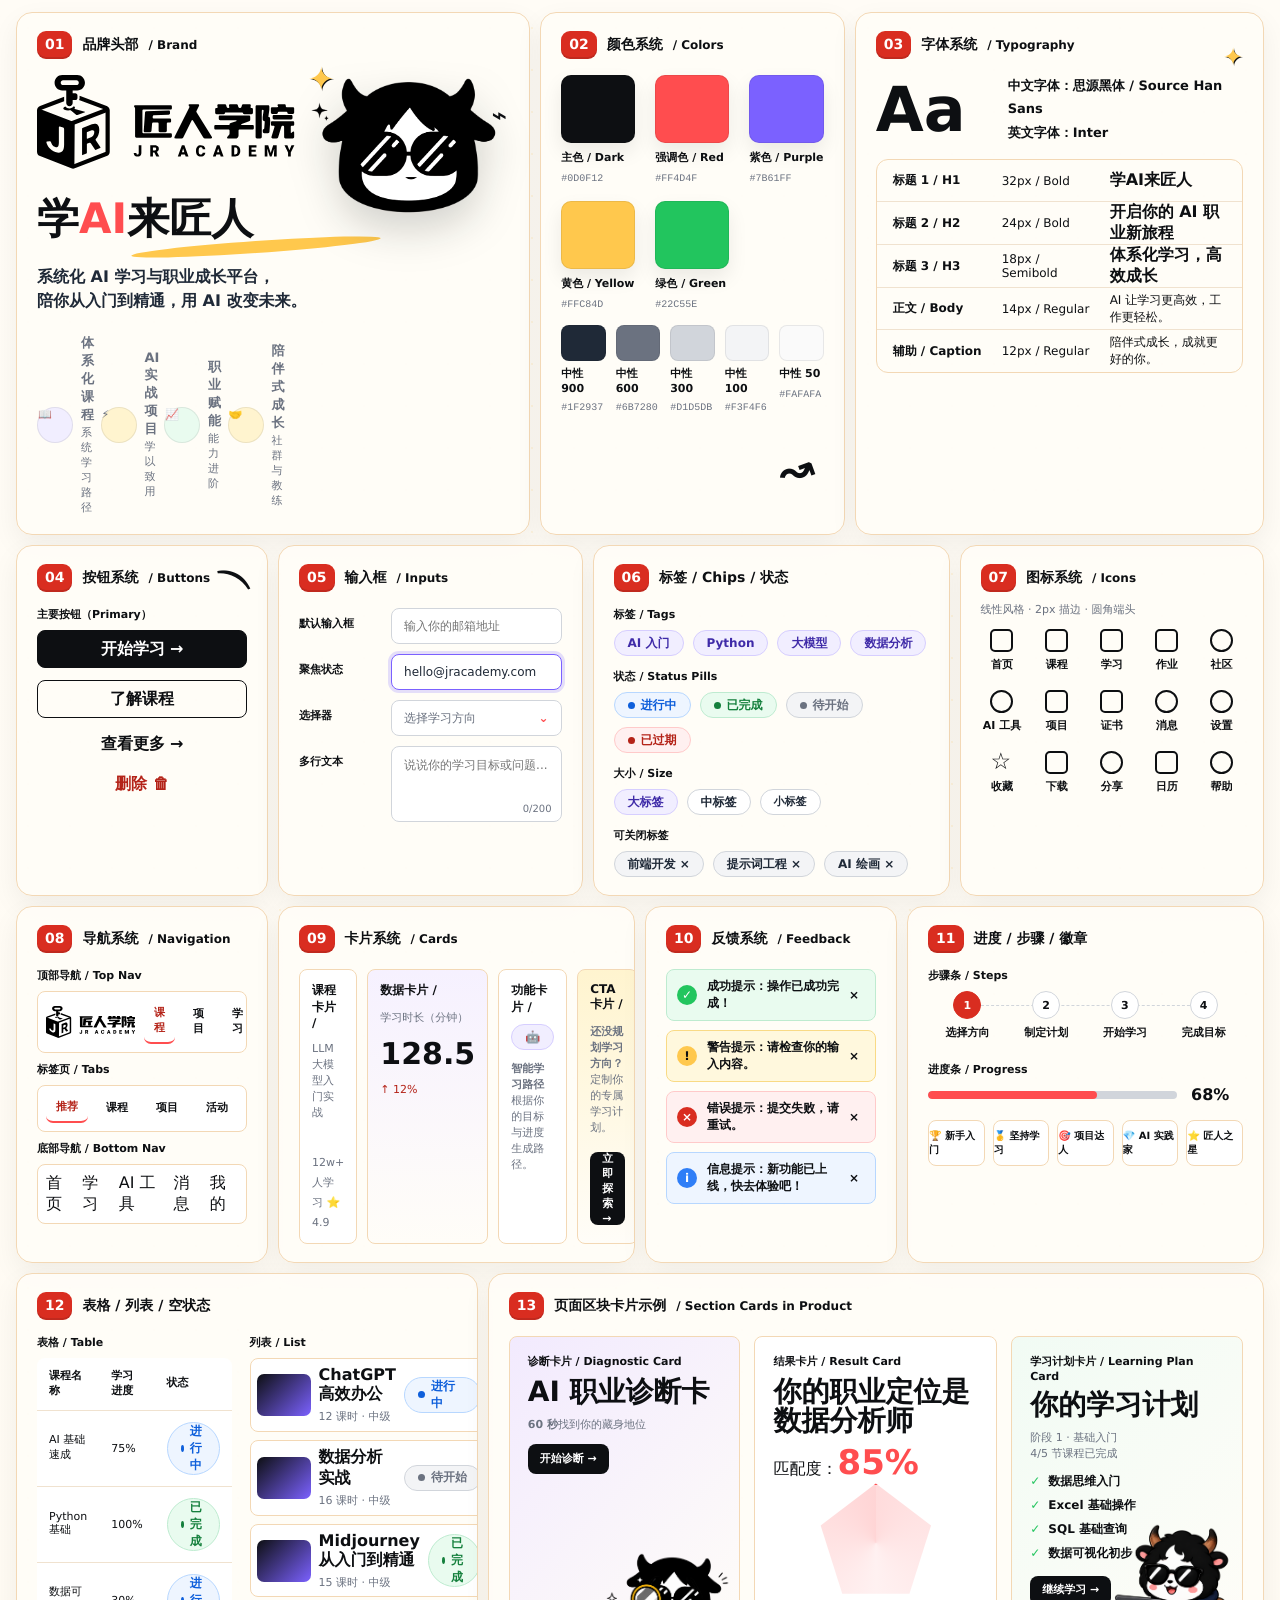
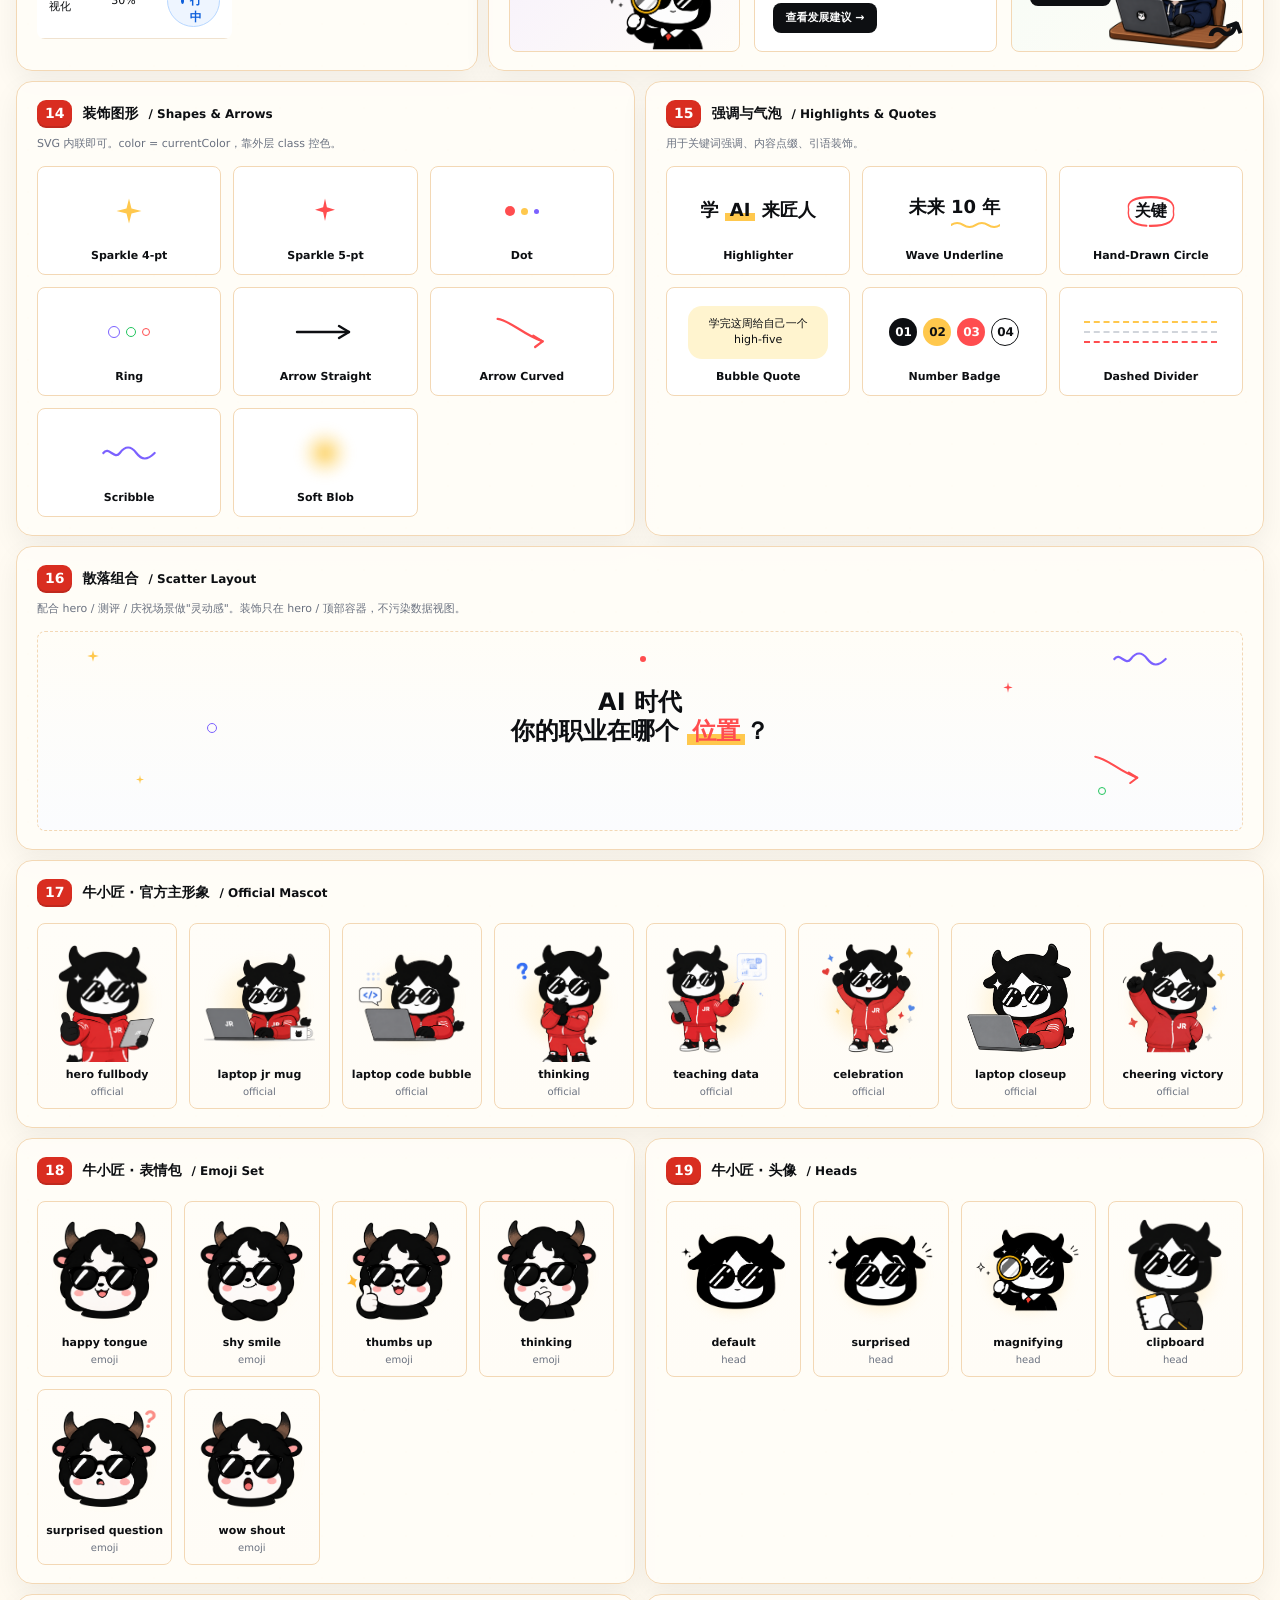
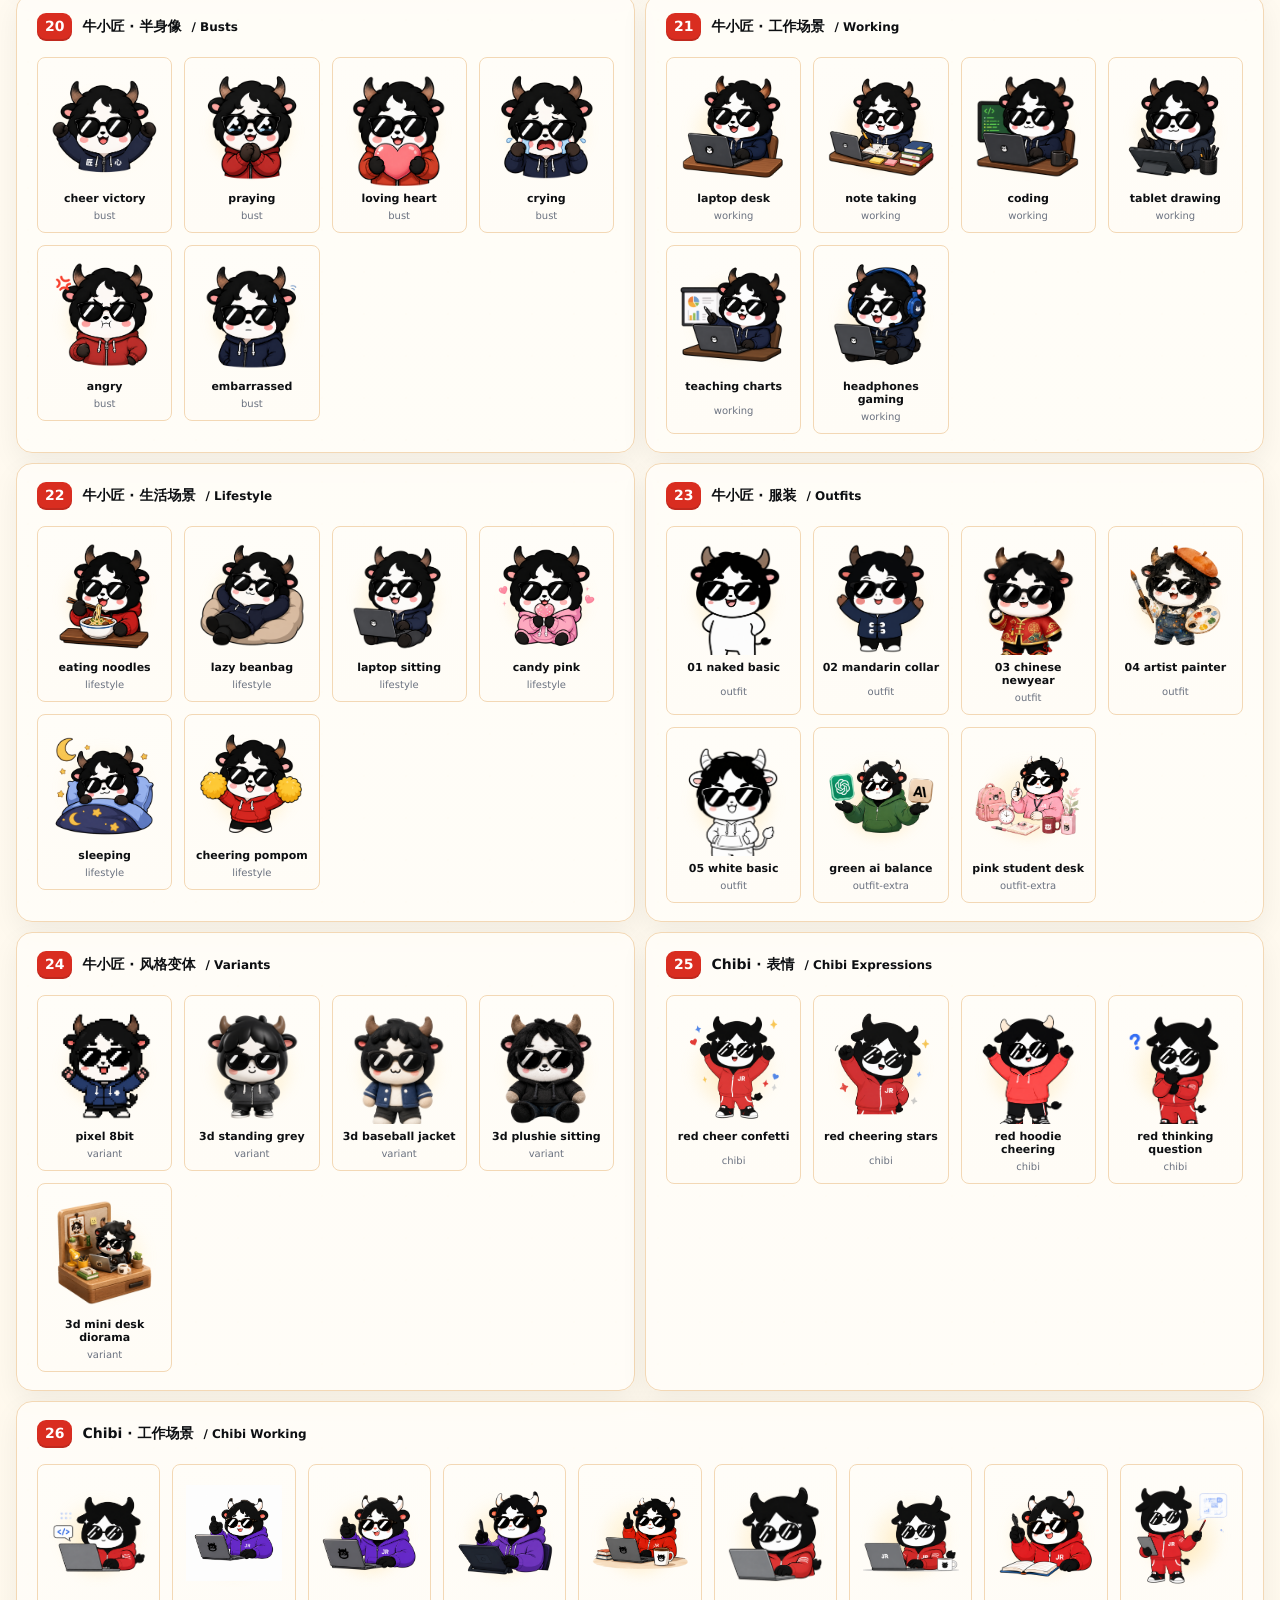
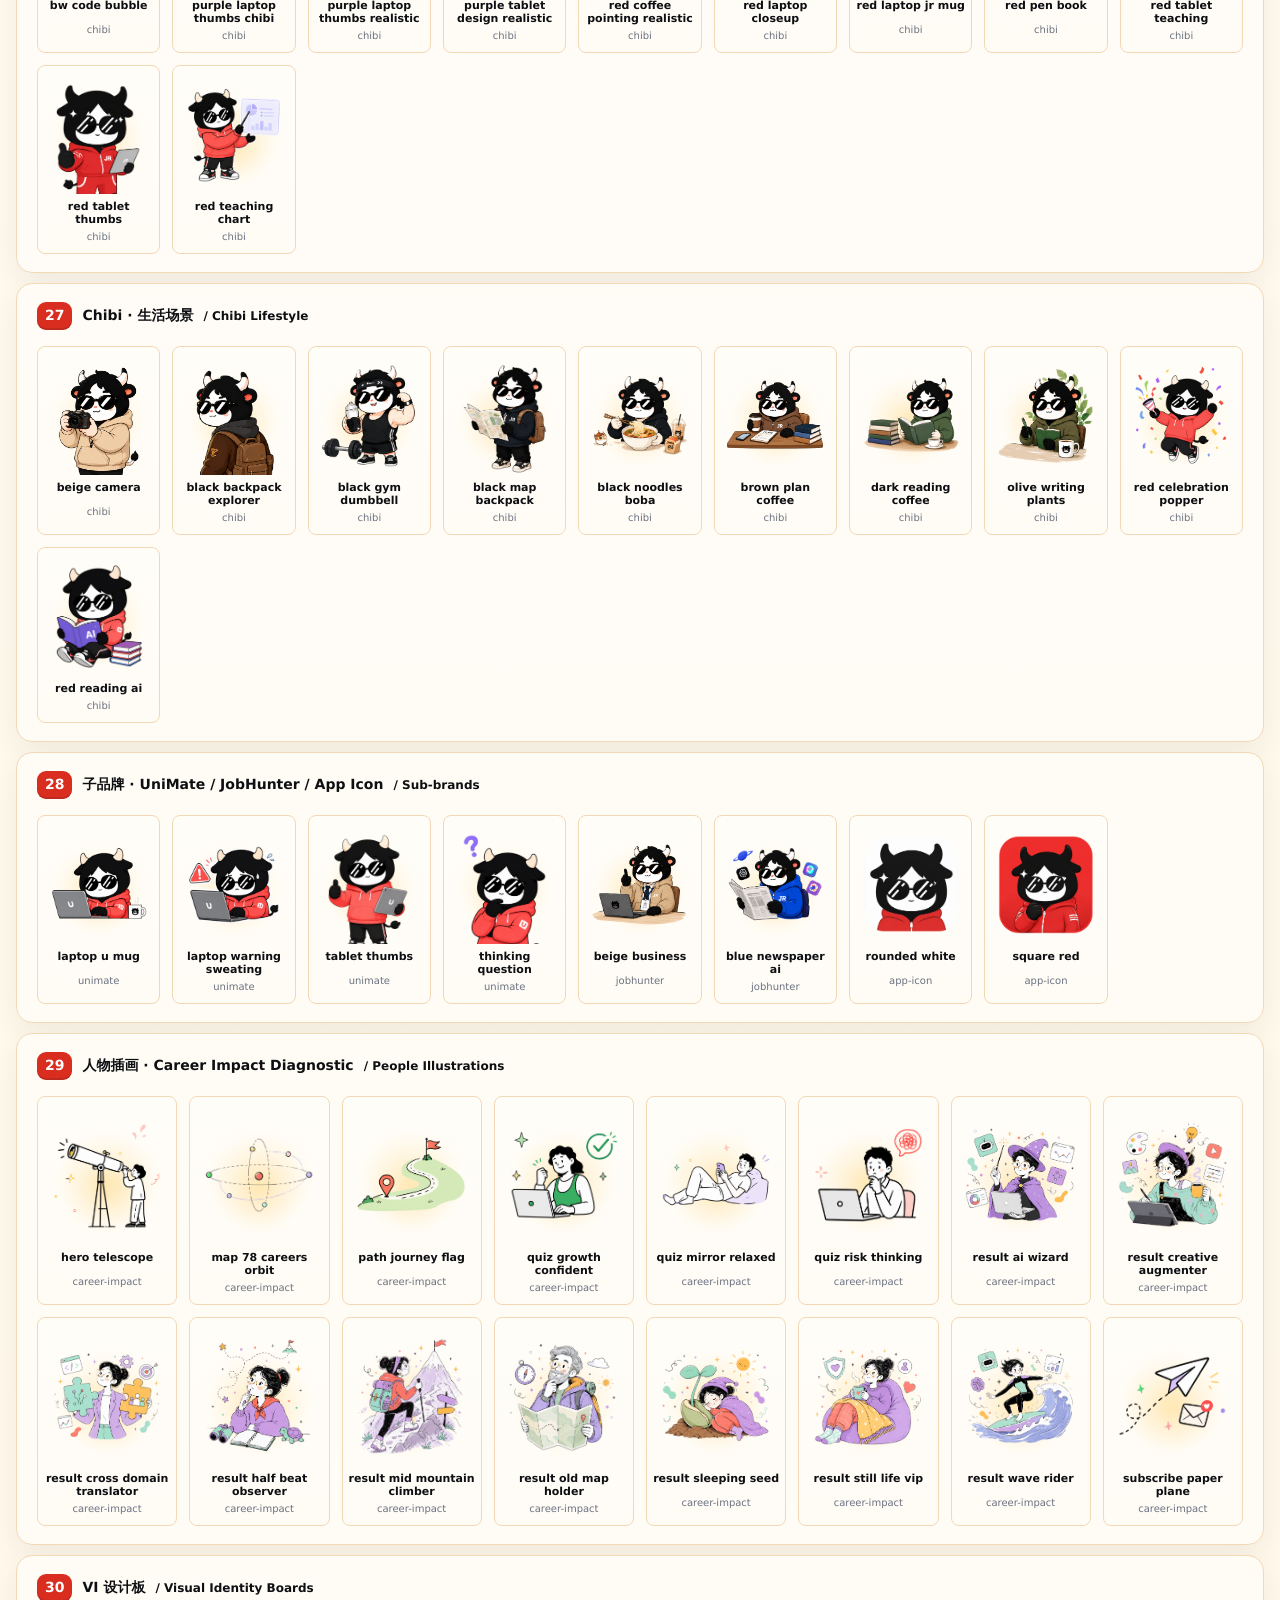
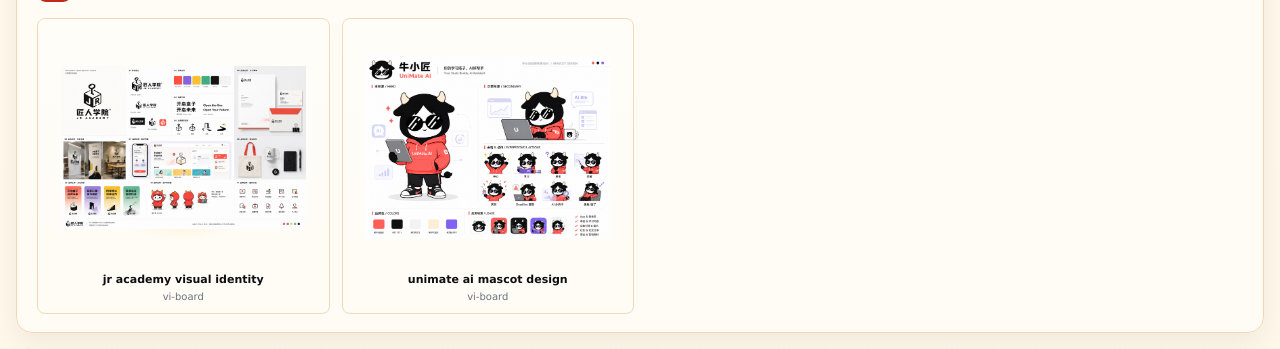
<file: index.appended.bak.html>
<!doctype html>
<html lang="zh-CN">
<head>
  <meta charset="utf-8" />
  <meta name="viewport" content="width=device-width, initial-scale=1" />
  <title>JR Academy / 匠人学院 Brand Board</title>
  <meta name="description" content="匠人学院新版品牌设计系统：品牌、颜色、字体、按钮、输入、标签、图标、导航、卡片、反馈、进度、表格与产品区块。" />
  <link rel="stylesheet" href="tokens/tokens.css" />
  <style>
    :root {
      --dark: #0D0F12;
      --red: #FF4D4F;
      --red-aa: #D92D20;
      --red-text: #B42318;
      --purple: #7B61FF;
      --yellow: #FFC84D;
      --green: #22C55E;
      --n900: #1F2937;
      --n600: #6B7280;
      --n300: #D1D5DB;
      --n100: #F3F4F6;
      --n50: #FAFAFA;
      --paper: #FFFCF6;
      --panel: #FFFDF8;
      --line: #F3D8B5;
      --line-strong: #EFC98F;
      --purple-soft: #F1EEFF;
      --yellow-soft: #FFF4CF;
      --green-soft: #E9FBEF;
      --red-soft: #FFF0F0;
      --blue-soft: #EEF5FF;
      --shadow: 0 10px 28px rgba(13, 15, 18, 0.06);
      --radius: 16px;
      --r8: 8px;
    }

    * { box-sizing: border-box; }
    html, body { margin: 0; min-height: 100%; }
    body {
      background:
        radial-gradient(circle at 28px 28px, rgba(255, 200, 77, 0.12) 0 1px, transparent 1px),
        linear-gradient(180deg, var(--paper), #FFF8EA);
      background-size: 42px 42px, auto;
      color: var(--dark);
      font-family: var(--jr-font-sans);
      -webkit-font-smoothing: antialiased;
      text-rendering: geometricPrecision;
    }
    button, input, textarea { font: inherit; }

    .board {
      width: min(1512px, calc(100vw - 32px));
      margin: 0 auto;
      padding: 12px 0 16px;
    }
    .grid {
      display: grid;
      grid-template-columns: repeat(24, minmax(0, 1fr));
      gap: 10px;
    }
    .panel {
      position: relative;
      min-height: 154px;
      overflow: hidden;
      padding: 18px 20px;
      background: rgba(255, 253, 248, 0.92);
      border: 1px solid var(--line);
      border-radius: var(--radius);
      box-shadow: var(--shadow);
    }
    .brand { grid-column: span 10; min-height: 330px; }
    .colors { grid-column: span 6; min-height: 330px; }
    .type { grid-column: span 8; min-height: 330px; }
    .buttons { grid-column: span 5; min-height: 252px; }
    .inputs { grid-column: span 6; min-height: 252px; }
    .chips { grid-column: span 7; min-height: 252px; }
    .icons { grid-column: span 6; min-height: 252px; }
    .nav { grid-column: span 5; min-height: 220px; }
    .cards { grid-column: span 7; min-height: 220px; }
    .feedback { grid-column: span 5; min-height: 220px; }
    .progress { grid-column: span 7; min-height: 220px; }
    .table { grid-column: span 9; min-height: 250px; }
    .product { grid-column: span 15; min-height: 250px; }

    .title {
      display: flex;
      align-items: center;
      gap: 10px;
      margin: 0 0 16px;
      font-size: 14px;
      font-weight: 800;
      line-height: 1;
      white-space: nowrap;
    }
    .num {
      display: inline-flex;
      align-items: center;
      justify-content: center;
      min-width: 34px;
      height: 28px;
      padding: 0 8px;
      border-radius: 9px;
      background: var(--red-aa);
      color: #fff;
      font-weight: 900;
      box-shadow: inset 0 -2px 0 rgba(13, 15, 18, 0.12);
    }
    .title .en { color: var(--dark); font-size: 12px; font-weight: 700; }
    .small { color: var(--n600); font-size: 11px; line-height: 1.45; }
    .label { margin: 0 0 7px; color: var(--dark); font-size: 11px; font-weight: 800; }
    .muted { color: var(--n600); }
    .star { position: absolute; color: var(--yellow); font-size: 32px; line-height: 1; text-shadow: 1px 1px 0 var(--dark); }
    .star.s1 { right: 38%; top: 50px; }
    .star.s2 { right: 20px; top: 32px; font-size: 24px; }
    .doodle { position: absolute; color: var(--dark); font-weight: 900; pointer-events: none; }

    .brand-logo { width: 270px; max-width: 55%; height: auto; }
    .brand-word {
      margin: 24px 0 2px;
      font-size: 42px;
      font-weight: 900;
      letter-spacing: 0;
      line-height: 1.05;
    }
    .brand-word b { color: var(--red); }
    .underline {
      width: 250px;
      height: 12px;
      margin: -2px 0 12px 94px;
      background: var(--yellow);
      border-radius: 50%;
      transform: rotate(-4deg);
    }
    .brand-copy {
      max-width: 430px;
      margin: 0 0 18px;
      color: var(--n900);
      font-size: 16px;
      line-height: 1.55;
      font-weight: 600;
    }
    .brand-pills {
      display: grid;
      grid-template-columns: repeat(4, minmax(0, 1fr));
      gap: 12px;
      max-width: 700px;
      padding-right: 230px;
    }
    .brand-pill {
      display: grid;
      grid-template-columns: 36px 1fr;
      align-items: center;
      gap: 8px;
      min-width: 0;
    }
    .pill-ico {
      width: 36px;
      height: 36px;
      display: grid;
      place-items: center;
      border-radius: 50%;
      font-size: 18px;
      border: 1px solid rgba(13, 15, 18, 0.08);
    }
    .pill-ico.y { background: var(--yellow-soft); }
    .pill-ico.p { background: var(--purple-soft); }
    .pill-ico.g { background: var(--green-soft); }
    .pill-ico.r { background: var(--red-soft); }
    .brand-pill strong { display: block; font-size: 13px; font-weight: 800; }
    .brand-pill span { display: block; margin-top: 2px; color: var(--n600); font-size: 11px; }
    .brand-mascot {
      position: absolute;
      right: 30px;
      top: 60px;
      width: 190px;
      max-height: 240px;
      object-fit: contain;
      filter: contrast(1.12) drop-shadow(0 18px 20px rgba(13, 15, 18, 0.18));
    }

    .color-grid { display: grid; grid-template-columns: repeat(3, 1fr); gap: 16px 20px; }
    .swatch { min-width: 0; }
    .box {
      height: 68px;
      border-radius: 10px;
      margin-bottom: 8px;
      box-shadow: inset 0 0 0 1px rgba(13, 15, 18, 0.08), 0 9px 20px rgba(13, 15, 18, 0.08);
    }
    .box.dark { background: var(--dark); }
    .box.red { background: var(--red); }
    .box.purple { background: var(--purple); }
    .box.yellow { background: var(--yellow); }
    .box.green { background: var(--green); }
    .swatch strong, .neutral strong { display: block; font-size: 11px; }
    .swatch code, .neutral code { color: var(--n600); font-family: var(--jr-font-mono); font-size: 10px; }
    .neutral-row { display: grid; grid-template-columns: repeat(5, 1fr); gap: 10px; margin-top: 14px; }
    .neutral .nbox { height: 36px; border-radius: 8px; margin-bottom: 6px; border: 1px solid rgba(13, 15, 18, 0.08); }

    .type-head { display: grid; grid-template-columns: 112px 1fr; gap: 20px; align-items: center; margin-bottom: 14px; }
    .aa { font-size: 62px; line-height: 0.9; font-weight: 900; }
    .font-line { font-size: 13px; font-weight: 700; line-height: 1.8; }
    .type-table { border: 1px solid var(--line); border-radius: 12px; overflow: hidden; }
    .type-row { display: grid; grid-template-columns: 1fr 96px 1.2fr; gap: 12px; align-items: center; min-height: 42px; padding: 0 16px; border-bottom: 1px solid #F0E2CF; }
    .type-row:last-child { border-bottom: 0; }
    .type-row strong { font-size: 12px; }
    .type-row span { font-size: 12px; }

    .btn-stack { display: grid; gap: 12px; max-width: 210px; }
    .ui-btn {
      height: 38px;
      padding: 0 20px;
      border: 1px solid var(--dark);
      border-radius: var(--r8);
      background: var(--dark);
      color: #fff;
      font-weight: 800;
      cursor: default;
    }
    .ui-btn.outline { background: transparent; color: var(--dark); }
    .ui-btn.text { height: 28px; border-color: transparent; background: transparent; color: var(--dark); }
    .ui-btn.danger { height: 28px; border-color: transparent; background: transparent; color: var(--red-text); }

    .form-grid { display: grid; grid-template-columns: 80px 1fr; gap: 10px 12px; align-items: start; }
    .form-grid label { padding-top: 9px; font-size: 11px; font-weight: 800; }
    .field, .select, textarea {
      width: 100%;
      min-height: 36px;
      border: 1px solid var(--n300);
      border-radius: var(--r8);
      background: #fff;
      padding: 0 12px;
      color: var(--n900);
      font-size: 12px;
    }
    .field.focus { border-color: var(--purple); box-shadow: 0 0 0 3px rgba(123, 97, 255, 0.2); }
    .select { display: flex; align-items: center; justify-content: space-between; color: var(--n600); }
    textarea { min-height: 76px; padding-top: 10px; resize: none; }
    .count { margin-top: -22px; padding-right: 10px; text-align: right; font-size: 10px; color: var(--n600); }

    .chip-section { margin-bottom: 14px; }
    .chips-row { display: flex; flex-wrap: wrap; gap: 9px; }
    .tag {
      display: inline-flex;
      align-items: center;
      min-height: 26px;
      padding: 0 13px;
      border-radius: 999px;
      border: 1px solid #D6CEFF;
      background: var(--purple-soft);
      color: #3F2BA8;
      font-size: 12px;
      font-weight: 800;
    }
    .status { gap: 6px; }
    .status::before { content: ""; width: 7px; height: 7px; border-radius: 50%; background: currentColor; }
    .status.blue { color: #0E5FDB; background: var(--blue-soft); border-color: #B7D7FF; }
    .status.green { color: #15803D; background: var(--green-soft); border-color: #BEEBD0; }
    .status.gray { color: var(--n600); background: var(--n100); border-color: var(--n300); }
    .status.red { color: var(--red-text); background: var(--red-soft); border-color: #FFCACA; }
    .size-chip { background: #fff; color: var(--n900); border-color: var(--n300); }
    .closable { background: var(--n100); color: var(--n900); border-color: var(--n300); }

    .icon-grid { display: grid; grid-template-columns: repeat(5, 1fr); gap: 17px 12px; }
    .icon-item { display: grid; place-items: center; gap: 6px; font-size: 11px; font-weight: 700; }
    .icon {
      width: 23px;
      height: 23px;
      border: 2px solid var(--dark);
      border-radius: 5px;
      position: relative;
    }
    .icon.round { border-radius: 50%; }
    .icon.starclip { border: 0; font-size: 23px; line-height: 1; }
    .icon.starclip::before { content: "☆"; }

    .topnav, .tabs, .bottomnav {
      display: flex;
      align-items: center;
      gap: 8px;
      padding: 8px;
      background: #fff;
      border: 1px solid var(--line);
      border-radius: var(--r8);
      margin-bottom: 10px;
    }
    .topnav img { width: 90px; }
    .nav-item { padding: 6px 10px; border-radius: 7px; font-size: 11px; font-weight: 800; }
    .nav-item.active { color: var(--red-text); border-bottom: 2px solid var(--red); }
    .bottomnav { justify-content: space-around; }
    .bottomnav .active { color: var(--dark); }

    .card-row { display: grid; grid-template-columns: repeat(4, 1fr); gap: 10px; }
    .mini-card {
      min-height: 136px;
      padding: 12px;
      border: 1px solid var(--line);
      border-radius: var(--r8);
      background: #fff;
    }
    .mini-card.purple { background: linear-gradient(180deg, #F6F1FF, #FFFDF8); }
    .mini-card.yellow { background: linear-gradient(180deg, #FFF4CF, #FFFDF8); }
    .mini-title { font-size: 12px; font-weight: 900; margin-bottom: 8px; }
    .big-num { margin: 10px 0 6px; font-size: 30px; font-weight: 900; }
    .cta { display: inline-flex; align-items: center; justify-content: center; min-height: 30px; padding: 0 12px; background: var(--dark); color: #fff; border-radius: var(--r8); font-size: 11px; font-weight: 800; }

    .alerts { display: grid; gap: 9px; }
    .alert {
      min-height: 38px;
      display: grid;
      grid-template-columns: 22px 1fr 16px;
      align-items: center;
      gap: 8px;
      padding: 8px 10px;
      border-radius: var(--r8);
      border: 1px solid;
      font-size: 12px;
      font-weight: 800;
    }
    .alert .mark { width: 20px; height: 20px; border-radius: 50%; display: grid; place-items: center; color: #fff; font-size: 12px; }
    .alert.success { background: var(--green-soft); border-color: #BEEBD0; }
    .alert.warn { background: #FFF8DD; border-color: #F9DA85; }
    .alert.error { background: var(--red-soft); border-color: #FFCACA; }
    .alert.info { background: var(--blue-soft); border-color: #B7D7FF; }
    .success .mark { background: var(--green); }
    .warn .mark { background: var(--yellow); color: var(--dark); }
    .error .mark { background: var(--red-aa); }
    .info .mark { background: #2F7EF7; }

    .steps { position: relative; display: grid; grid-template-columns: repeat(4, 1fr); text-align: center; margin-bottom: 22px; }
    .steps::before { content: ""; position: absolute; left: 12%; right: 12%; top: 14px; border-top: 1px dashed var(--n300); }
    .step { position: relative; z-index: 1; display: grid; place-items: center; gap: 7px; font-size: 11px; font-weight: 700; }
    .bubble { width: 28px; height: 28px; display: grid; place-items: center; border-radius: 50%; border: 1px solid var(--n300); background: #fff; font-weight: 900; }
    .step.active .bubble { background: var(--red-aa); color: #fff; border-color: var(--red-aa); }
    .progress-line { display: grid; grid-template-columns: 1fr 52px; align-items: center; gap: 14px; }
    .track { height: 8px; background: var(--n300); border-radius: 999px; overflow: hidden; }
    .track span { display: block; width: 68%; height: 100%; background: var(--red); border-radius: inherit; }
    .badges { display: grid; grid-template-columns: repeat(5, 1fr); gap: 8px; margin-top: 16px; }
    .badge { min-height: 46px; display: grid; place-items: center; border: 1px solid var(--line); border-radius: var(--r8); background: #fff; font-size: 10px; font-weight: 800; }

    .data-layout { display: grid; grid-template-columns: 1.2fr 1fr 0.95fr; gap: 18px; }
    table { width: 100%; border-collapse: collapse; overflow: hidden; border-radius: var(--r8); background: #fff; font-size: 11px; }
    th, td { padding: 11px 12px; border-bottom: 1px solid #F0E2CF; text-align: left; }
    th { font-weight: 900; }
    .list { display: grid; gap: 8px; }
    .list-item { display: grid; grid-template-columns: 54px 1fr auto; gap: 8px; align-items: center; padding: 6px; border: 1px solid var(--line); border-radius: var(--r8); background: #fff; }
    .thumb { height: 42px; border-radius: 7px; background: linear-gradient(135deg, var(--dark), var(--purple)); }
    .empty-state { display: grid; place-items: center; text-align: center; gap: 8px; }
    .empty-state img { width: 90px; }

    .product-grid { display: grid; grid-template-columns: 1.05fr 1.1fr 1.05fr; gap: 14px; }
    .product-card {
      min-height: 196px;
      padding: 18px;
      border: 1px solid var(--line);
      border-radius: var(--r8);
      background: #fff;
      position: relative;
      overflow: hidden;
    }
    .product-card.purple { background: linear-gradient(135deg, #F2EAFE, #FFFDF8); }
    .product-card.green { background: linear-gradient(135deg, #F1FBF4, #FFFDF8); }
    .product-card h3 { margin: 6px 0 8px; font-size: 28px; line-height: 1.05; }
    .score { color: var(--red); font-size: 34px; font-weight: 900; }
    .radar { width: 120px; height: 120px; margin: 0 auto; background: conic-gradient(from 0deg, rgba(255,77,79,.2), rgba(255,77,79,.08), rgba(255,77,79,.24)); clip-path: polygon(50% 0, 96% 35%, 78% 92%, 22% 92%, 4% 35%); border: 2px solid var(--red); }
    .product-mascot { position: absolute; right: 8px; bottom: 0; width: 126px; }
    .check-list { display: grid; gap: 7px; margin: 10px 0 14px; font-size: 12px; font-weight: 700; }
    .check-list span::before { content: "✓"; color: var(--green); margin-right: 8px; font-weight: 900; }

    @media (max-width: 1100px) {
      .grid { grid-template-columns: repeat(12, minmax(0, 1fr)); }
      .brand, .colors, .type, .buttons, .inputs, .chips, .icons, .nav, .cards, .feedback, .progress, .table, .product { grid-column: 1 / -1; }
      .brand-pills { padding-right: 0; grid-template-columns: repeat(2, minmax(0, 1fr)); }
      .brand-mascot { opacity: 0.16; }
      .product-grid, .data-layout, .card-row { grid-template-columns: 1fr; }
    }
    @media (max-width: 640px) {
      .board { width: min(100vw - 18px, 1512px); padding-top: 8px; }
      .panel { padding: 15px; }
      .brand-word { font-size: 34px; }
      .color-grid { grid-template-columns: repeat(2, 1fr); }
      .neutral-row { grid-template-columns: repeat(3, 1fr); }
      .type-head { grid-template-columns: 1fr; }
      .icon-grid { grid-template-columns: repeat(4, 1fr); }
    }

    /* Gallery panel — mascot/illustration 展示 */
    .gallery .gallery-grid {
      display: grid;
      grid-template-columns: repeat(auto-fill, minmax(var(--cell, 120px), 1fr));
      gap: 12px;
    }
    .gallery .gallery-cell {
      display: grid;
      grid-template-rows: var(--cell, 120px) auto auto;
      gap: 6px;
      padding: 8px 6px 10px;
      border: 1px solid var(--line);
      border-radius: 8px;
      background: linear-gradient(180deg, #FFFDF8 0%, #FFFCF6 100%);
      text-align: center;
    }
    .gallery .gallery-stage {
      display: grid;
      place-items: center;
      width: 100%;
      height: var(--cell, 120px);
      overflow: hidden;
      position: relative;
    }
    .gallery .gallery-stage::before {
      content: "";
      position: absolute;
      inset: 14% 14%;
      border-radius: 50%;
      background: radial-gradient(circle at 50% 60%, rgba(255, 200, 77, 0.45) 0%, rgba(255, 200, 77, 0.16) 35%, rgba(255, 255, 255, 0) 70%);
      filter: blur(6px);
    }
    .gallery .gallery-stage img {
      max-width: 88%;
      max-height: 88%;
      object-fit: contain;
      position: relative;
      z-index: 1;
    }
    .gallery .gallery-cell strong {
      font-size: 11px;
      font-weight: 800;
      color: var(--dark);
    }
    .gallery .gallery-cell small {
      color: var(--n600);
      font-size: 10px;
    }

    /* Deco grid — 装饰元素展示 */
    .deco-grid {
      display: grid;
      grid-template-columns: repeat(auto-fill, minmax(140px, 1fr));
      gap: 12px;
    }
    .deco-cell {
      display: grid;
      grid-template-rows: 64px auto;
      align-items: center;
      justify-items: center;
      gap: 6px;
      padding: 12px 8px;
      border: 1px solid var(--line);
      border-radius: 8px;
      background: #fff;
      text-align: center;
    }
    .deco-cell .deco-stage {
      display: grid;
      place-items: center;
      width: 100%;
      height: 64px;
    }
    .deco-cell strong {
      font-size: 11px;
      font-weight: 800;
      color: var(--dark);
    }

  </style>
</head>
<body>
  <main class="board">
    <div class="grid">
      <section class="panel brand">
        <header class="title"><span class="num">01</span><span>品牌头部</span><span class="en">/ Brand</span></header>
        <img class="brand-logo" src="assets/logo/logo-zh-full.svg" alt="匠人学院 JR Academy" />
        <div class="brand-word">学<b>AI</b>来匠人</div>
        <div class="underline"></div>
        <p class="brand-copy">系统化 AI 学习与职业成长平台，<br>陪你从入门到精通，用 AI 改变未来。</p>
        <div class="brand-pills">
          <div class="brand-pill"><span class="pill-ico p">📖</span><span><strong>体系化课程</strong><span>系统学习路径</span></span></div>
          <div class="brand-pill"><span class="pill-ico y">⚡</span><span><strong>AI 实战项目</strong><span>学以致用</span></span></div>
          <div class="brand-pill"><span class="pill-ico g">📈</span><span><strong>职业赋能</strong><span>能力进阶</span></span></div>
          <div class="brand-pill"><span class="pill-ico y">🤝</span><span><strong>陪伴式成长</strong><span>社群与教练</span></span></div>
        </div>
        <img class="brand-mascot" src="assets/mascot/heads/01-default.png" alt="牛小匠头像" />
        <span class="star s1">✦</span><span class="doodle" style="right:22px;top:88px;font-size:26px;">⌁</span>
      </section>

      <section class="panel colors">
        <header class="title"><span class="num">02</span><span>颜色系统</span><span class="en">/ Colors</span></header>
        <div class="color-grid">
          <div class="swatch"><div class="box dark"></div><strong>主色 / Dark</strong><code>#0D0F12</code></div>
          <div class="swatch"><div class="box red"></div><strong>强调色 / Red</strong><code>#FF4D4F</code></div>
          <div class="swatch"><div class="box purple"></div><strong>紫色 / Purple</strong><code>#7B61FF</code></div>
          <div class="swatch"><div class="box yellow"></div><strong>黄色 / Yellow</strong><code>#FFC84D</code></div>
          <div class="swatch"><div class="box green"></div><strong>绿色 / Green</strong><code>#22C55E</code></div>
        </div>
        <div class="neutral-row">
          <div class="neutral"><div class="nbox" style="background:#1F2937"></div><strong>中性 900</strong><code>#1F2937</code></div>
          <div class="neutral"><div class="nbox" style="background:#6B7280"></div><strong>中性 600</strong><code>#6B7280</code></div>
          <div class="neutral"><div class="nbox" style="background:#D1D5DB"></div><strong>中性 300</strong><code>#D1D5DB</code></div>
          <div class="neutral"><div class="nbox" style="background:#F3F4F6"></div><strong>中性 100</strong><code>#F3F4F6</code></div>
          <div class="neutral"><div class="nbox" style="background:#FAFAFA"></div><strong>中性 50</strong><code>#FAFAFA</code></div>
        </div>
        <span class="doodle" style="right:30px;bottom:40px;font-size:42px;transform:rotate(-20deg);">↝</span>
      </section>

      <section class="panel type">
        <header class="title"><span class="num">03</span><span>字体系统</span><span class="en">/ Typography</span></header>
        <div class="type-head">
          <div class="aa">Aa</div>
          <div>
            <div class="font-line">中文字体：思源黑体 / Source Han Sans</div>
            <div class="font-line">英文字体：Inter</div>
          </div>
        </div>
        <div class="type-table">
          <div class="type-row"><strong>标题 1 / H1</strong><span>32px / Bold</span><b>学AI来匠人</b></div>
          <div class="type-row"><strong>标题 2 / H2</strong><span>24px / Bold</span><b>开启你的 AI 职业新旅程</b></div>
          <div class="type-row"><strong>标题 3 / H3</strong><span>18px / Semibold</span><b>体系化学习，高效成长</b></div>
          <div class="type-row"><strong>正文 / Body</strong><span>14px / Regular</span><span>AI 让学习更高效，工作更轻松。</span></div>
          <div class="type-row"><strong>辅助 / Caption</strong><span>12px / Regular</span><span>陪伴式成长，成就更好的你。</span></div>
        </div>
        <span class="star s2">✦</span>
      </section>

      <section class="panel buttons">
        <header class="title"><span class="num">04</span><span>按钮系统</span><span class="en">/ Buttons</span></header>
        <p class="label">主要按钮（Primary）</p>
        <div class="btn-stack">
          <button class="ui-btn">开始学习 →</button>
          <button class="ui-btn outline">了解课程</button>
          <button class="ui-btn text">查看更多 →</button>
          <button class="ui-btn danger">删除 🗑</button>
        </div>
        <span class="doodle" style="right:20px;top:20px;font-size:42px;transform:rotate(28deg);">⌒</span>
      </section>

      <section class="panel inputs">
        <header class="title"><span class="num">05</span><span>输入框</span><span class="en">/ Inputs</span></header>
        <div class="form-grid">
          <label>默认输入框</label><input class="field" placeholder="输入你的邮箱地址" />
          <label>聚焦状态</label><input class="field focus" value="hello@jracademy.com" readonly />
          <label>选择器</label><div class="select">选择学习方向 <b style="color:var(--red)">⌄</b></div>
          <label>多行文本</label><div><textarea placeholder="说说你的学习目标或问题..."></textarea><div class="count">0/200</div></div>
        </div>
      </section>

      <section class="panel chips">
        <header class="title"><span class="num">06</span><span>标签 / Chips / 状态</span></header>
        <div class="chip-section"><p class="label">标签 / Tags</p><div class="chips-row"><span class="tag">AI 入门</span><span class="tag">Python</span><span class="tag">大模型</span><span class="tag">数据分析</span></div></div>
        <div class="chip-section"><p class="label">状态 / Status Pills</p><div class="chips-row"><span class="tag status blue">进行中</span><span class="tag status green">已完成</span><span class="tag status gray">待开始</span><span class="tag status red">已过期</span></div></div>
        <div class="chip-section"><p class="label">大小 / Size</p><div class="chips-row"><span class="tag">大标签</span><span class="tag size-chip">中标签</span><span class="tag size-chip" style="min-height:22px;font-size:11px;">小标签</span></div></div>
        <div><p class="label">可关闭标签</p><div class="chips-row"><span class="tag closable">前端开发 ×</span><span class="tag closable">提示词工程 ×</span><span class="tag closable">AI 绘画 ×</span></div></div>
      </section>

      <section class="panel icons">
        <header class="title"><span class="num">07</span><span>图标系统</span><span class="en">/ Icons</span></header>
        <p class="small" style="margin-top:-6px;">线性风格 · 2px 描边 · 圆角端头</p>
        <div class="icon-grid">
          <div class="icon-item"><span class="icon"></span>首页</div><div class="icon-item"><span class="icon"></span>课程</div><div class="icon-item"><span class="icon"></span>学习</div><div class="icon-item"><span class="icon"></span>作业</div><div class="icon-item"><span class="icon round"></span>社区</div>
          <div class="icon-item"><span class="icon round"></span>AI 工具</div><div class="icon-item"><span class="icon"></span>项目</div><div class="icon-item"><span class="icon"></span>证书</div><div class="icon-item"><span class="icon round"></span>消息</div><div class="icon-item"><span class="icon round"></span>设置</div>
          <div class="icon-item"><span class="icon starclip"></span>收藏</div><div class="icon-item"><span class="icon"></span>下载</div><div class="icon-item"><span class="icon round"></span>分享</div><div class="icon-item"><span class="icon"></span>日历</div><div class="icon-item"><span class="icon round"></span>帮助</div>
        </div>
      </section>

      <section class="panel nav">
        <header class="title"><span class="num">08</span><span>导航系统</span><span class="en">/ Navigation</span></header>
        <p class="label">顶部导航 / Top Nav</p>
        <div class="topnav"><img src="assets/logo/logo-zh-full.svg" alt=""><span class="nav-item active">课程</span><span class="nav-item">项目</span><span class="nav-item">学习</span><span class="nav-item">社区</span></div>
        <p class="label">标签页 / Tabs</p>
        <div class="tabs"><span class="nav-item active">推荐</span><span class="nav-item">课程</span><span class="nav-item">项目</span><span class="nav-item">活动</span></div>
        <p class="label">底部导航 / Bottom Nav</p>
        <div class="bottomnav"><span class="active">首页</span><span>学习</span><span>AI 工具</span><span>消息</span><span>我的</span></div>
      </section>

      <section class="panel cards">
        <header class="title"><span class="num">09</span><span>卡片系统</span><span class="en">/ Cards</span></header>
        <div class="card-row">
          <div class="mini-card"><div class="mini-title">课程卡片 /</div><p class="small">LLM 大模型入门实战</p><br><span class="small">12w+ 人学习 ⭐ 4.9</span></div>
          <div class="mini-card purple"><div class="mini-title">数据卡片 /</div><p class="small">学习时长（分钟）</p><div class="big-num">128.5</div><span class="small" style="color:var(--red-text)">↑ 12%</span></div>
          <div class="mini-card"><div class="mini-title">功能卡片 /</div><span class="tag">🤖</span><p class="small"><b>智能学习路径</b><br>根据你的目标与进度生成路径。</p></div>
          <div class="mini-card yellow"><div class="mini-title">CTA 卡片 /</div><p class="small"><b>还没规划学习方向？</b><br>定制你的专属学习计划。</p><span class="cta">立即探索 →</span></div>
        </div>
      </section>

      <section class="panel feedback">
        <header class="title"><span class="num">10</span><span>反馈系统</span><span class="en">/ Feedback</span></header>
        <div class="alerts">
          <div class="alert success"><span class="mark">✓</span><span>成功提示：操作已成功完成！</span><b>×</b></div>
          <div class="alert warn"><span class="mark">!</span><span>警告提示：请检查你的输入内容。</span><b>×</b></div>
          <div class="alert error"><span class="mark">×</span><span>错误提示：提交失败，请重试。</span><b>×</b></div>
          <div class="alert info"><span class="mark">i</span><span>信息提示：新功能已上线，快去体验吧！</span><b>×</b></div>
        </div>
      </section>

      <section class="panel progress">
        <header class="title"><span class="num">11</span><span>进度 / 步骤 / 徽章</span></header>
        <p class="label">步骤条 / Steps</p>
        <div class="steps"><div class="step active"><span class="bubble">1</span>选择方向</div><div class="step"><span class="bubble">2</span>制定计划</div><div class="step"><span class="bubble">3</span>开始学习</div><div class="step"><span class="bubble">4</span>完成目标</div></div>
        <p class="label">进度条 / Progress</p>
        <div class="progress-line"><div class="track"><span></span></div><b>68%</b></div>
        <div class="badges"><div class="badge">🏆 新手入门</div><div class="badge">🥇 坚持学习</div><div class="badge">🎯 项目达人</div><div class="badge">💎 AI 实践家</div><div class="badge">⭐ 匠人之星</div></div>
      </section>

      <section class="panel table">
        <header class="title"><span class="num">12</span><span>表格 / 列表 / 空状态</span></header>
        <div class="data-layout">
          <div><p class="label">表格 / Table</p><table><tr><th>课程名称</th><th>学习进度</th><th>状态</th></tr><tr><td>AI 基础速成</td><td>75%</td><td><span class="tag status blue">进行中</span></td></tr><tr><td>Python 基础</td><td>100%</td><td><span class="tag status green">已完成</span></td></tr><tr><td>数据可视化</td><td>30%</td><td><span class="tag status blue">进行中</span></td></tr></table></div>
          <div><p class="label">列表 / List</p><div class="list"><div class="list-item"><span class="thumb"></span><span><b>ChatGPT 高效办公</b><br><span class="small">12 课时 · 中级</span></span><span class="tag status blue">进行中</span></div><div class="list-item"><span class="thumb"></span><span><b>数据分析实战</b><br><span class="small">16 课时 · 中级</span></span><span class="tag status gray">待开始</span></div><div class="list-item"><span class="thumb"></span><span><b>Midjourney 从入门到精通</b><br><span class="small">15 课时 · 中级</span></span><span class="tag status green">已完成</span></div></div></div>
          <div class="empty-state"><p class="label">空状态 / Empty State</p><img src="assets/mascot/heads/01-default.png" alt=""><span class="small">这里还没有内容哦～</span><span class="cta">去探索课程</span></div>
        </div>
      </section>

      <section class="panel product">
        <header class="title"><span class="num">13</span><span>页面区块卡片示例</span><span class="en">/ Section Cards in Product</span></header>
        <div class="product-grid">
          <div class="product-card purple"><p class="label">诊断卡片 / Diagnostic Card</p><h3>AI 职业诊断卡</h3><p class="small"><b>60 秒</b>找到你的藏身地位</p><span class="cta">开始诊断 →</span><img class="product-mascot" src="assets/mascot/heads/03-magnifying.png" alt=""></div>
          <div class="product-card"><p class="label">结果卡片 / Result Card</p><h3>你的职业定位是<br>数据分析师</h3><div>匹配度：<span class="score">85%</span></div><div class="radar"></div><span class="cta">查看发展建议 →</span></div>
          <div class="product-card green"><p class="label">学习计划卡片 / Learning Plan Card</p><h3>你的学习计划</h3><p class="small">阶段 1 · 基础入门<br>4/5 节课程已完成</p><div class="check-list"><span>数据思维入门</span><span>Excel 基础操作</span><span>SQL 基础查询</span><span>数据可视化初步</span></div><span class="cta">继续学习 →</span><img class="product-mascot" src="assets/mascot/working/working-01-laptop-desk.png" alt=""></div>
        </div>
        <span class="doodle" style="right:22px;bottom:18px;font-size:40px;transform:rotate(-20deg);">↝</span>
      </section>

      <section class="panel deco-shapes-v4" style="grid-column: span 12;">
        <header class="title"><span class="num">14</span><span>装饰图形</span><span class="en">/ Shapes &amp; Arrows</span></header>
        <p class="small" style="margin:-8px 0 14px;">SVG 内联即可。color = currentColor，靠外层 class 控色。</p>
        <div class="deco-grid">
          <div class="deco-cell"><div class="deco-stage"><svg viewBox="0 0 24 24" width="30" height="30" fill="#FFC84D"><path d="M12 2 L14 10 L22 12 L14 14 L12 22 L10 14 L2 12 L10 10 Z"/></svg></div><strong>Sparkle 4-pt</strong></div>
          <div class="deco-cell"><div class="deco-stage"><svg viewBox="0 0 24 24" width="30" height="30" fill="#FF4D4F"><path d="M12 2 L13.5 9 L20 11 L13.5 13 L12 20 L10.5 13 L4 11 L10.5 9 Z"/></svg></div><strong>Sparkle 5-pt</strong></div>
          <div class="deco-cell"><div class="deco-stage" style="gap:6px;display:flex;align-items:center;justify-content:center;"><span style="width:10px;height:10px;border-radius:999px;background:#FF4D4F;"></span><span style="width:7px;height:7px;border-radius:999px;background:#FFC84D;"></span><span style="width:5px;height:5px;border-radius:999px;background:#7B61FF;"></span></div><strong>Dot</strong></div>
          <div class="deco-cell"><div class="deco-stage" style="gap:6px;display:flex;align-items:center;justify-content:center;"><span style="width:12px;height:12px;border-radius:999px;border:1.5px solid #7B61FF;"></span><span style="width:10px;height:10px;border-radius:999px;border:1.5px solid #22C55E;"></span><span style="width:8px;height:8px;border-radius:999px;border:1.5px solid #FF4D4F;"></span></div><strong>Ring</strong></div>
          <div class="deco-cell"><div class="deco-stage"><svg viewBox="0 0 64 16" width="64" height="16" fill="none"><line x1="4" y1="8" x2="56" y2="8" stroke="#0D0F12" stroke-width="2.4" stroke-linecap="round"/><polyline points="46,2 56,8 46,14" stroke="#0D0F12" stroke-width="2.4" stroke-linecap="round" stroke-linejoin="round" fill="none"/></svg></div><strong>Arrow Straight</strong></div>
          <div class="deco-cell"><div class="deco-stage"><svg viewBox="0 0 64 40" width="60" height="38" fill="none"><path d="M6 6 C 20 8, 32 22, 54 30" stroke="#FF4D4F" stroke-width="2.4" stroke-linecap="round"/><polyline points="44,24 54,30 46,36" stroke="#FF4D4F" stroke-width="2.4" stroke-linecap="round" stroke-linejoin="round"/></svg></div><strong>Arrow Curved</strong></div>
          <div class="deco-cell"><div class="deco-stage"><svg viewBox="0 0 64 24" width="60" height="22" fill="none"><path d="M4 12 C 10 4, 16 20, 22 12 S 34 4, 40 12 S 52 20, 60 12" stroke="#7B61FF" stroke-width="2.4" stroke-linecap="round"/></svg></div><strong>Scribble</strong></div>
          <div class="deco-cell"><div class="deco-stage"><span style="display:inline-block;width:50px;height:50px;border-radius:50%;background:radial-gradient(circle at 50% 50%, rgba(251,191,36,0.7) 0%, rgba(251,191,36,0.18) 45%, rgba(255,255,255,0) 75%);filter:blur(4px);"></span></div><strong>Soft Blob</strong></div>
        </div>
      </section>

      <section class="panel deco-flair-v4" style="grid-column: span 12;">
        <header class="title"><span class="num">15</span><span>强调与气泡</span><span class="en">/ Highlights &amp; Quotes</span></header>
        <p class="small" style="margin:-8px 0 14px;">用于关键词强调、内容点缀、引语装饰。</p>
        <div class="deco-grid">
          <div class="deco-cell"><div class="deco-stage" style="height:auto;padding:6px 0;"><span style="font-size:18px;font-weight:900;">学 <span style="padding:0 5px;background:linear-gradient(transparent 62%, #FFC84D 62%);font-weight:900;">AI</span> 来匠人</span></div><strong>Highlighter</strong></div>
          <div class="deco-cell"><div class="deco-stage" style="height:auto;padding:6px 0;"><span style="font-size:18px;font-weight:900;">未来 <span style="position:relative;display:inline-block;padding-bottom:6px;">10 年<svg viewBox="0 0 60 7" preserveAspectRatio="none" style="position:absolute;left:0;right:0;bottom:-2px;width:100%;height:7px;color:#FFC84D;" fill="none"><path d="M0 4 Q 7.5 0, 15 4 T 30 4 T 45 4 T 60 4" stroke="currentColor" stroke-width="2" fill="none" stroke-linecap="round"/></svg></span></span></div><strong>Wave Underline</strong></div>
          <div class="deco-cell"><div class="deco-stage" style="height:auto;padding:6px 0;"><span style="font-size:16px;font-weight:900;"><span style="position:relative;display:inline-block;padding:4px 10px;">关键<svg viewBox="0 0 80 36" preserveAspectRatio="none" style="position:absolute;inset:-4px -2px;width:calc(100% + 4px);height:calc(100% + 8px);color:#FF4D4F;" fill="none"><path d="M 8 16 Q 4 4, 40 4 Q 76 4, 72 18 Q 76 32, 40 32 Q 4 32, 8 16 Z" stroke="currentColor" stroke-width="2" stroke-linecap="round" stroke-dasharray="120 4 70 6" fill="none"/></svg></span></span></div><strong>Hand-Drawn Circle</strong></div>
          <div class="deco-cell"><div class="deco-stage" style="height:auto;padding:8px 0;"><span style="position:relative;display:inline-block;max-width:140px;padding:10px 14px;border-radius:14px;background:#FFF4CF;font-size:11px;line-height:1.5;">学完这周给自己一个 high-five</span></div><strong>Bubble Quote</strong></div>
          <div class="deco-cell"><div class="deco-stage" style="height:auto;padding:8px 0;display:flex;gap:6px;align-items:center;justify-content:center;"><span style="display:inline-grid;place-items:center;width:28px;height:28px;border-radius:999px;background:#0D0F12;color:#fff;font-size:12px;font-weight:900;">01</span><span style="display:inline-grid;place-items:center;width:28px;height:28px;border-radius:999px;background:#FFC84D;color:#0D0F12;font-size:12px;font-weight:900;">02</span><span style="display:inline-grid;place-items:center;width:28px;height:28px;border-radius:999px;background:#FF4D4F;color:#fff;font-size:12px;font-weight:900;">03</span><span style="display:inline-grid;place-items:center;width:28px;height:28px;border-radius:999px;background:#fff;color:#0D0F12;border:1.5px solid #0D0F12;font-size:12px;font-weight:900;">04</span></div><strong>Number Badge</strong></div>
          <div class="deco-cell"><div class="deco-stage" style="height:auto;padding:14px 0;flex-direction:column;display:flex;gap:8px;width:100%;align-items:center;"><span style="display:block;width:80%;height:0;border-top:2px dashed #FFC84D;"></span><span style="display:block;width:80%;height:0;border-top:2px dashed #D1D5DB;"></span><span style="display:block;width:80%;height:0;border-top:2px dashed #FF4D4F;"></span></div><strong>Dashed Divider</strong></div>
        </div>
      </section>

      <section class="panel deco-scatter-v4" style="grid-column: span 24;">
        <header class="title"><span class="num">16</span><span>散落组合</span><span class="en">/ Scatter Layout</span></header>
        <p class="small" style="margin:-8px 0 14px;">配合 hero / 测评 / 庆祝场景做"灵动感"。装饰只在 hero / 顶部容器，不污染数据视图。</p>
        <div style="position:relative;min-height:200px;padding:24px;border:1px dashed #F3D8B5;border-radius:8px;background:linear-gradient(180deg, #fffdf7 0%, #fbfcfe 100%);overflow:hidden;">
          <span style="position:absolute;top:8%;left:4%;color:#FFC84D;"><svg viewBox="0 0 24 24" width="14" height="14" fill="currentColor"><path d="M12 2 L14 10 L22 12 L14 14 L12 22 L10 14 L2 12 L10 10 Z"/></svg></span>
          <span style="position:absolute;top:12%;left:50%;width:6px;height:6px;border-radius:999px;background:#FF4D4F;"></span>
          <span style="position:absolute;top:24%;left:80%;color:#FF4D4F;"><svg viewBox="0 0 24 24" width="14" height="14" fill="currentColor"><path d="M12 2 L13.5 9 L20 11 L13.5 13 L12 20 L10.5 13 L4 11 L10.5 9 Z"/></svg></span>
          <span style="position:absolute;top:46%;left:14%;width:10px;height:10px;border-radius:999px;border:1.5px solid #7B61FF;"></span>
          <span style="position:absolute;top:70%;left:8%;color:#FFC84D;"><svg viewBox="0 0 24 24" width="12" height="12" fill="currentColor"><path d="M12 2 L13.5 9 L20 11 L13.5 13 L12 20 L10.5 13 L4 11 L10.5 9 Z"/></svg></span>
          <span style="position:absolute;top:78%;left:88%;width:8px;height:8px;border-radius:999px;border:1.5px solid #22C55E;"></span>
          <span style="position:absolute;top:8%;right:6%;color:#7B61FF;"><svg viewBox="0 0 64 24" width="60" height="22" fill="none"><path d="M4 12 C 10 4, 16 20, 22 12 S 34 4, 40 12 S 52 20, 60 12" stroke="currentColor" stroke-width="2.4" stroke-linecap="round"/></svg></span>
          <span style="position:absolute;top:60%;right:8%;color:#FF4D4F;"><svg viewBox="0 0 64 40" width="56" height="36" fill="none"><path d="M6 6 C 20 8, 32 22, 54 30" stroke="currentColor" stroke-width="2.4" stroke-linecap="round"/><polyline points="44,24 54,30 46,36" stroke="currentColor" stroke-width="2.4" stroke-linecap="round" stroke-linejoin="round"/></svg></span>
          <div style="position:relative;z-index:1;text-align:center;padding:32px 0;"><div style="font-size:24px;font-weight:900;line-height:1.2;color:#0D0F12;">AI 时代<br>你的职业在哪个 <span style="padding:0 5px;background:linear-gradient(transparent 62%, #FFC84D 62%);color:#FF4D4F;font-weight:900;">位置</span>？</div></div>
        </div>
      </section>

      <section class="panel gallery" style="grid-column: span 24;">
        <header class="title"><span class="num">17</span><span>牛小匠 · 官方主形象</span><span class="en">/ Official Mascot</span></header>
        <div class="gallery-grid" style="--cell:130px;">
<div class="gallery-cell"><div class="gallery-stage"><img src="assets/mascot/official/01-hero-fullbody.png" alt="hero fullbody" loading="lazy"/></div><strong>hero fullbody</strong><small>official</small></div>
<div class="gallery-cell"><div class="gallery-stage"><img src="assets/mascot/official/02-laptop-jr-mug.png" alt="laptop jr mug" loading="lazy"/></div><strong>laptop jr mug</strong><small>official</small></div>
<div class="gallery-cell"><div class="gallery-stage"><img src="assets/mascot/official/03-laptop-code-bubble.png" alt="laptop code bubble" loading="lazy"/></div><strong>laptop code bubble</strong><small>official</small></div>
<div class="gallery-cell"><div class="gallery-stage"><img src="assets/mascot/official/04-thinking.png" alt="thinking" loading="lazy"/></div><strong>thinking</strong><small>official</small></div>
<div class="gallery-cell"><div class="gallery-stage"><img src="assets/mascot/official/05-teaching-data.png" alt="teaching data" loading="lazy"/></div><strong>teaching data</strong><small>official</small></div>
<div class="gallery-cell"><div class="gallery-stage"><img src="assets/mascot/official/06-celebration.png" alt="celebration" loading="lazy"/></div><strong>celebration</strong><small>official</small></div>
<div class="gallery-cell"><div class="gallery-stage"><img src="assets/mascot/official/07-laptop-closeup.png" alt="laptop closeup" loading="lazy"/></div><strong>laptop closeup</strong><small>official</small></div>
<div class="gallery-cell"><div class="gallery-stage"><img src="assets/mascot/official/08-cheering-victory.png" alt="cheering victory" loading="lazy"/></div><strong>cheering victory</strong><small>official</small></div>
        </div>
      </section>

      <section class="panel gallery" style="grid-column: span 12;">
        <header class="title"><span class="num">18</span><span>牛小匠 · 表情包</span><span class="en">/ Emoji Set</span></header>
        <div class="gallery-grid" style="--cell:120px;">
<div class="gallery-cell"><div class="gallery-stage"><img src="assets/mascot/emojis/emoji-01-happy-tongue.png" alt="happy tongue" loading="lazy"/></div><strong>happy tongue</strong><small>emoji</small></div>
<div class="gallery-cell"><div class="gallery-stage"><img src="assets/mascot/emojis/emoji-02-shy-smile.png" alt="shy smile" loading="lazy"/></div><strong>shy smile</strong><small>emoji</small></div>
<div class="gallery-cell"><div class="gallery-stage"><img src="assets/mascot/emojis/emoji-03-thumbs-up.png" alt="thumbs up" loading="lazy"/></div><strong>thumbs up</strong><small>emoji</small></div>
<div class="gallery-cell"><div class="gallery-stage"><img src="assets/mascot/emojis/emoji-04-thinking.png" alt="thinking" loading="lazy"/></div><strong>thinking</strong><small>emoji</small></div>
<div class="gallery-cell"><div class="gallery-stage"><img src="assets/mascot/emojis/emoji-05-surprised-question.png" alt="surprised question" loading="lazy"/></div><strong>surprised question</strong><small>emoji</small></div>
<div class="gallery-cell"><div class="gallery-stage"><img src="assets/mascot/emojis/emoji-06-wow-shout.png" alt="wow shout" loading="lazy"/></div><strong>wow shout</strong><small>emoji</small></div>
        </div>
      </section>

      <section class="panel gallery" style="grid-column: span 12;">
        <header class="title"><span class="num">19</span><span>牛小匠 · 头像</span><span class="en">/ Heads</span></header>
        <div class="gallery-grid" style="--cell:120px;">
<div class="gallery-cell"><div class="gallery-stage"><img src="assets/mascot/heads/01-default.png" alt="default" loading="lazy"/></div><strong>default</strong><small>head</small></div>
<div class="gallery-cell"><div class="gallery-stage"><img src="assets/mascot/heads/02-surprised.png" alt="surprised" loading="lazy"/></div><strong>surprised</strong><small>head</small></div>
<div class="gallery-cell"><div class="gallery-stage"><img src="assets/mascot/heads/03-magnifying.png" alt="magnifying" loading="lazy"/></div><strong>magnifying</strong><small>head</small></div>
<div class="gallery-cell"><div class="gallery-stage"><img src="assets/mascot/heads/04-clipboard.png" alt="clipboard" loading="lazy"/></div><strong>clipboard</strong><small>head</small></div>
        </div>
      </section>

      <section class="panel gallery" style="grid-column: span 12;">
        <header class="title"><span class="num">20</span><span>牛小匠 · 半身像</span><span class="en">/ Busts</span></header>
        <div class="gallery-grid" style="--cell:120px;">
<div class="gallery-cell"><div class="gallery-stage"><img src="assets/mascot/busts/bust-01-cheer-victory.png" alt="cheer victory" loading="lazy"/></div><strong>cheer victory</strong><small>bust</small></div>
<div class="gallery-cell"><div class="gallery-stage"><img src="assets/mascot/busts/bust-02-praying.png" alt="praying" loading="lazy"/></div><strong>praying</strong><small>bust</small></div>
<div class="gallery-cell"><div class="gallery-stage"><img src="assets/mascot/busts/bust-03-loving-heart.png" alt="loving heart" loading="lazy"/></div><strong>loving heart</strong><small>bust</small></div>
<div class="gallery-cell"><div class="gallery-stage"><img src="assets/mascot/busts/bust-04-crying.png" alt="crying" loading="lazy"/></div><strong>crying</strong><small>bust</small></div>
<div class="gallery-cell"><div class="gallery-stage"><img src="assets/mascot/busts/bust-05-angry.png" alt="angry" loading="lazy"/></div><strong>angry</strong><small>bust</small></div>
<div class="gallery-cell"><div class="gallery-stage"><img src="assets/mascot/busts/bust-06-embarrassed.png" alt="embarrassed" loading="lazy"/></div><strong>embarrassed</strong><small>bust</small></div>
        </div>
      </section>

      <section class="panel gallery" style="grid-column: span 12;">
        <header class="title"><span class="num">21</span><span>牛小匠 · 工作场景</span><span class="en">/ Working</span></header>
        <div class="gallery-grid" style="--cell:120px;">
<div class="gallery-cell"><div class="gallery-stage"><img src="assets/mascot/working/working-01-laptop-desk.png" alt="laptop desk" loading="lazy"/></div><strong>laptop desk</strong><small>working</small></div>
<div class="gallery-cell"><div class="gallery-stage"><img src="assets/mascot/working/working-02-note-taking.png" alt="note taking" loading="lazy"/></div><strong>note taking</strong><small>working</small></div>
<div class="gallery-cell"><div class="gallery-stage"><img src="assets/mascot/working/working-03-coding.png" alt="coding" loading="lazy"/></div><strong>coding</strong><small>working</small></div>
<div class="gallery-cell"><div class="gallery-stage"><img src="assets/mascot/working/working-04-tablet-drawing.png" alt="tablet drawing" loading="lazy"/></div><strong>tablet drawing</strong><small>working</small></div>
<div class="gallery-cell"><div class="gallery-stage"><img src="assets/mascot/working/working-05-teaching-charts.png" alt="teaching charts" loading="lazy"/></div><strong>teaching charts</strong><small>working</small></div>
<div class="gallery-cell"><div class="gallery-stage"><img src="assets/mascot/working/working-06-headphones-gaming.png" alt="headphones gaming" loading="lazy"/></div><strong>headphones gaming</strong><small>working</small></div>
        </div>
      </section>

      <section class="panel gallery" style="grid-column: span 12;">
        <header class="title"><span class="num">22</span><span>牛小匠 · 生活场景</span><span class="en">/ Lifestyle</span></header>
        <div class="gallery-grid" style="--cell:120px;">
<div class="gallery-cell"><div class="gallery-stage"><img src="assets/mascot/lifestyle/lifestyle-01-eating-noodles.png" alt="eating noodles" loading="lazy"/></div><strong>eating noodles</strong><small>lifestyle</small></div>
<div class="gallery-cell"><div class="gallery-stage"><img src="assets/mascot/lifestyle/lifestyle-02-lazy-beanbag.png" alt="lazy beanbag" loading="lazy"/></div><strong>lazy beanbag</strong><small>lifestyle</small></div>
<div class="gallery-cell"><div class="gallery-stage"><img src="assets/mascot/lifestyle/lifestyle-03-laptop-sitting.png" alt="laptop sitting" loading="lazy"/></div><strong>laptop sitting</strong><small>lifestyle</small></div>
<div class="gallery-cell"><div class="gallery-stage"><img src="assets/mascot/lifestyle/lifestyle-04-candy-pink.png" alt="candy pink" loading="lazy"/></div><strong>candy pink</strong><small>lifestyle</small></div>
<div class="gallery-cell"><div class="gallery-stage"><img src="assets/mascot/lifestyle/lifestyle-05-sleeping.png" alt="sleeping" loading="lazy"/></div><strong>sleeping</strong><small>lifestyle</small></div>
<div class="gallery-cell"><div class="gallery-stage"><img src="assets/mascot/lifestyle/lifestyle-06-cheering-pompom.png" alt="cheering pompom" loading="lazy"/></div><strong>cheering pompom</strong><small>lifestyle</small></div>
        </div>
      </section>

      <section class="panel gallery" style="grid-column: span 12;">
        <header class="title"><span class="num">23</span><span>牛小匠 · 服装</span><span class="en">/ Outfits</span></header>
        <div class="gallery-grid" style="--cell:120px;">
<div class="gallery-cell"><div class="gallery-stage"><img src="assets/mascot/outfits/outfit-01-naked-basic.png" alt="01 naked basic" loading="lazy"/></div><strong>01 naked basic</strong><small>outfit</small></div>
<div class="gallery-cell"><div class="gallery-stage"><img src="assets/mascot/outfits/outfit-02-mandarin-collar.png" alt="02 mandarin collar" loading="lazy"/></div><strong>02 mandarin collar</strong><small>outfit</small></div>
<div class="gallery-cell"><div class="gallery-stage"><img src="assets/mascot/outfits/outfit-03-chinese-newyear.png" alt="03 chinese newyear" loading="lazy"/></div><strong>03 chinese newyear</strong><small>outfit</small></div>
<div class="gallery-cell"><div class="gallery-stage"><img src="assets/mascot/outfits/outfit-04-artist-painter.png" alt="04 artist painter" loading="lazy"/></div><strong>04 artist painter</strong><small>outfit</small></div>
<div class="gallery-cell"><div class="gallery-stage"><img src="assets/mascot/outfits/outfit-05-white-basic.png" alt="05 white basic" loading="lazy"/></div><strong>05 white basic</strong><small>outfit</small></div>
<div class="gallery-cell"><div class="gallery-stage"><img src="assets/mascot/outfits-extra/green-ai-balance.png" alt="green ai balance" loading="lazy"/></div><strong>green ai balance</strong><small>outfit-extra</small></div>
<div class="gallery-cell"><div class="gallery-stage"><img src="assets/mascot/outfits-extra/pink-student-desk.png" alt="pink student desk" loading="lazy"/></div><strong>pink student desk</strong><small>outfit-extra</small></div>
        </div>
      </section>

      <section class="panel gallery" style="grid-column: span 12;">
        <header class="title"><span class="num">24</span><span>牛小匠 · 风格变体</span><span class="en">/ Variants</span></header>
        <div class="gallery-grid" style="--cell:120px;">
<div class="gallery-cell"><div class="gallery-stage"><img src="assets/mascot/variants/variant-01-pixel-8bit.png" alt="pixel 8bit" loading="lazy"/></div><strong>pixel 8bit</strong><small>variant</small></div>
<div class="gallery-cell"><div class="gallery-stage"><img src="assets/mascot/variants/variant-02-3d-standing-grey.png" alt="3d standing grey" loading="lazy"/></div><strong>3d standing grey</strong><small>variant</small></div>
<div class="gallery-cell"><div class="gallery-stage"><img src="assets/mascot/variants/variant-03-3d-baseball-jacket.png" alt="3d baseball jacket" loading="lazy"/></div><strong>3d baseball jacket</strong><small>variant</small></div>
<div class="gallery-cell"><div class="gallery-stage"><img src="assets/mascot/variants/variant-04-3d-plushie-sitting.png" alt="3d plushie sitting" loading="lazy"/></div><strong>3d plushie sitting</strong><small>variant</small></div>
<div class="gallery-cell"><div class="gallery-stage"><img src="assets/mascot/variants/variant-05-3d-mini-desk-diorama.png" alt="3d mini desk diorama" loading="lazy"/></div><strong>3d mini desk diorama</strong><small>variant</small></div>
        </div>
      </section>

      <section class="panel gallery" style="grid-column: span 12;">
        <header class="title"><span class="num">25</span><span>Chibi · 表情</span><span class="en">/ Chibi Expressions</span></header>
        <div class="gallery-grid" style="--cell:120px;">
<div class="gallery-cell"><div class="gallery-stage"><img src="assets/mascot/chibi/expressions/red-cheer-confetti.png" alt="red cheer confetti" loading="lazy"/></div><strong>red cheer confetti</strong><small>chibi</small></div>
<div class="gallery-cell"><div class="gallery-stage"><img src="assets/mascot/chibi/expressions/red-cheering-stars.png" alt="red cheering stars" loading="lazy"/></div><strong>red cheering stars</strong><small>chibi</small></div>
<div class="gallery-cell"><div class="gallery-stage"><img src="assets/mascot/chibi/expressions/red-hoodie-cheering.png" alt="red hoodie cheering" loading="lazy"/></div><strong>red hoodie cheering</strong><small>chibi</small></div>
<div class="gallery-cell"><div class="gallery-stage"><img src="assets/mascot/chibi/expressions/red-thinking-question.png" alt="red thinking question" loading="lazy"/></div><strong>red thinking question</strong><small>chibi</small></div>
        </div>
      </section>

      <section class="panel gallery" style="grid-column: span 24;">
        <header class="title"><span class="num">26</span><span>Chibi · 工作场景</span><span class="en">/ Chibi Working</span></header>
        <div class="gallery-grid" style="--cell:120px;">
<div class="gallery-cell"><div class="gallery-stage"><img src="assets/mascot/chibi/working/bw-code-bubble.png" alt="bw code bubble" loading="lazy"/></div><strong>bw code bubble</strong><small>chibi</small></div>
<div class="gallery-cell"><div class="gallery-stage"><img src="assets/mascot/chibi/working/purple-laptop-thumbs-chibi.png" alt="purple laptop thumbs chibi" loading="lazy"/></div><strong>purple laptop thumbs chibi</strong><small>chibi</small></div>
<div class="gallery-cell"><div class="gallery-stage"><img src="assets/mascot/chibi/working/purple-laptop-thumbs-realistic.png" alt="purple laptop thumbs realistic" loading="lazy"/></div><strong>purple laptop thumbs realistic</strong><small>chibi</small></div>
<div class="gallery-cell"><div class="gallery-stage"><img src="assets/mascot/chibi/working/purple-tablet-design-realistic.png" alt="purple tablet design realistic" loading="lazy"/></div><strong>purple tablet design realistic</strong><small>chibi</small></div>
<div class="gallery-cell"><div class="gallery-stage"><img src="assets/mascot/chibi/working/red-coffee-pointing-realistic.png" alt="red coffee pointing realistic" loading="lazy"/></div><strong>red coffee pointing realistic</strong><small>chibi</small></div>
<div class="gallery-cell"><div class="gallery-stage"><img src="assets/mascot/chibi/working/red-laptop-closeup.png" alt="red laptop closeup" loading="lazy"/></div><strong>red laptop closeup</strong><small>chibi</small></div>
<div class="gallery-cell"><div class="gallery-stage"><img src="assets/mascot/chibi/working/red-laptop-jr-mug.png" alt="red laptop jr mug" loading="lazy"/></div><strong>red laptop jr mug</strong><small>chibi</small></div>
<div class="gallery-cell"><div class="gallery-stage"><img src="assets/mascot/chibi/working/red-pen-book.png" alt="red pen book" loading="lazy"/></div><strong>red pen book</strong><small>chibi</small></div>
<div class="gallery-cell"><div class="gallery-stage"><img src="assets/mascot/chibi/working/red-tablet-teaching.png" alt="red tablet teaching" loading="lazy"/></div><strong>red tablet teaching</strong><small>chibi</small></div>
<div class="gallery-cell"><div class="gallery-stage"><img src="assets/mascot/chibi/working/red-tablet-thumbs.png" alt="red tablet thumbs" loading="lazy"/></div><strong>red tablet thumbs</strong><small>chibi</small></div>
<div class="gallery-cell"><div class="gallery-stage"><img src="assets/mascot/chibi/working/red-teaching-chart.png" alt="red teaching chart" loading="lazy"/></div><strong>red teaching chart</strong><small>chibi</small></div>
        </div>
      </section>

      <section class="panel gallery" style="grid-column: span 24;">
        <header class="title"><span class="num">27</span><span>Chibi · 生活场景</span><span class="en">/ Chibi Lifestyle</span></header>
        <div class="gallery-grid" style="--cell:120px;">
<div class="gallery-cell"><div class="gallery-stage"><img src="assets/mascot/chibi/lifestyle/beige-camera.png" alt="beige camera" loading="lazy"/></div><strong>beige camera</strong><small>chibi</small></div>
<div class="gallery-cell"><div class="gallery-stage"><img src="assets/mascot/chibi/lifestyle/black-backpack-explorer.png" alt="black backpack explorer" loading="lazy"/></div><strong>black backpack explorer</strong><small>chibi</small></div>
<div class="gallery-cell"><div class="gallery-stage"><img src="assets/mascot/chibi/lifestyle/black-gym-dumbbell.png" alt="black gym dumbbell" loading="lazy"/></div><strong>black gym dumbbell</strong><small>chibi</small></div>
<div class="gallery-cell"><div class="gallery-stage"><img src="assets/mascot/chibi/lifestyle/black-map-backpack.png" alt="black map backpack" loading="lazy"/></div><strong>black map backpack</strong><small>chibi</small></div>
<div class="gallery-cell"><div class="gallery-stage"><img src="assets/mascot/chibi/lifestyle/black-noodles-boba.png" alt="black noodles boba" loading="lazy"/></div><strong>black noodles boba</strong><small>chibi</small></div>
<div class="gallery-cell"><div class="gallery-stage"><img src="assets/mascot/chibi/lifestyle/brown-plan-coffee.png" alt="brown plan coffee" loading="lazy"/></div><strong>brown plan coffee</strong><small>chibi</small></div>
<div class="gallery-cell"><div class="gallery-stage"><img src="assets/mascot/chibi/lifestyle/dark-reading-coffee.png" alt="dark reading coffee" loading="lazy"/></div><strong>dark reading coffee</strong><small>chibi</small></div>
<div class="gallery-cell"><div class="gallery-stage"><img src="assets/mascot/chibi/lifestyle/olive-writing-plants.png" alt="olive writing plants" loading="lazy"/></div><strong>olive writing plants</strong><small>chibi</small></div>
<div class="gallery-cell"><div class="gallery-stage"><img src="assets/mascot/chibi/lifestyle/red-celebration-popper.png" alt="red celebration popper" loading="lazy"/></div><strong>red celebration popper</strong><small>chibi</small></div>
<div class="gallery-cell"><div class="gallery-stage"><img src="assets/mascot/chibi/lifestyle/red-reading-ai.png" alt="red reading ai" loading="lazy"/></div><strong>red reading ai</strong><small>chibi</small></div>
        </div>
      </section>

      <section class="panel gallery" style="grid-column: span 24;">
        <header class="title"><span class="num">28</span><span>子品牌 · UniMate / JobHunter / App Icon</span><span class="en">/ Sub-brands</span></header>
        <div class="gallery-grid" style="--cell:120px;">
<div class="gallery-cell"><div class="gallery-stage"><img src="assets/mascot/unimate/laptop-u-mug.png" alt="laptop u mug" loading="lazy"/></div><strong>laptop u mug</strong><small>unimate</small></div>
<div class="gallery-cell"><div class="gallery-stage"><img src="assets/mascot/unimate/laptop-warning-sweating.png" alt="laptop warning sweating" loading="lazy"/></div><strong>laptop warning sweating</strong><small>unimate</small></div>
<div class="gallery-cell"><div class="gallery-stage"><img src="assets/mascot/unimate/tablet-thumbs.png" alt="tablet thumbs" loading="lazy"/></div><strong>tablet thumbs</strong><small>unimate</small></div>
<div class="gallery-cell"><div class="gallery-stage"><img src="assets/mascot/unimate/thinking-question.png" alt="thinking question" loading="lazy"/></div><strong>thinking question</strong><small>unimate</small></div>
<div class="gallery-cell"><div class="gallery-stage"><img src="assets/mascot/jobhunter/beige-business.png" alt="beige business" loading="lazy"/></div><strong>beige business</strong><small>jobhunter</small></div>
<div class="gallery-cell"><div class="gallery-stage"><img src="assets/mascot/jobhunter/blue-newspaper-ai.png" alt="blue newspaper ai" loading="lazy"/></div><strong>blue newspaper ai</strong><small>jobhunter</small></div>
<div class="gallery-cell"><div class="gallery-stage"><img src="assets/mascot/chibi/app-icons/rounded-white.png" alt="rounded white" loading="lazy"/></div><strong>rounded white</strong><small>app-icon</small></div>
<div class="gallery-cell"><div class="gallery-stage"><img src="assets/mascot/chibi/app-icons/square-red.png" alt="square red" loading="lazy"/></div><strong>square red</strong><small>app-icon</small></div>
        </div>
      </section>

      <section class="panel gallery" style="grid-column: span 24;">
        <header class="title"><span class="num">29</span><span>人物插画 · Career Impact Diagnostic</span><span class="en">/ People Illustrations</span></header>
        <div class="gallery-grid" style="--cell:140px;">
<div class="gallery-cell"><div class="gallery-stage"><img src="assets/illustrations/career-impact/hero-telescope.png" alt="hero telescope" loading="lazy"/></div><strong>hero telescope</strong><small>career-impact</small></div>
<div class="gallery-cell"><div class="gallery-stage"><img src="assets/illustrations/career-impact/map-78-careers-orbit.png" alt="map 78 careers orbit" loading="lazy"/></div><strong>map 78 careers orbit</strong><small>career-impact</small></div>
<div class="gallery-cell"><div class="gallery-stage"><img src="assets/illustrations/career-impact/path-journey-flag.png" alt="path journey flag" loading="lazy"/></div><strong>path journey flag</strong><small>career-impact</small></div>
<div class="gallery-cell"><div class="gallery-stage"><img src="assets/illustrations/career-impact/quiz-growth-confident.png" alt="quiz growth confident" loading="lazy"/></div><strong>quiz growth confident</strong><small>career-impact</small></div>
<div class="gallery-cell"><div class="gallery-stage"><img src="assets/illustrations/career-impact/quiz-mirror-relaxed.png" alt="quiz mirror relaxed" loading="lazy"/></div><strong>quiz mirror relaxed</strong><small>career-impact</small></div>
<div class="gallery-cell"><div class="gallery-stage"><img src="assets/illustrations/career-impact/quiz-risk-thinking.png" alt="quiz risk thinking" loading="lazy"/></div><strong>quiz risk thinking</strong><small>career-impact</small></div>
<div class="gallery-cell"><div class="gallery-stage"><img src="assets/illustrations/career-impact/result-ai-wizard.png" alt="result ai wizard" loading="lazy"/></div><strong>result ai wizard</strong><small>career-impact</small></div>
<div class="gallery-cell"><div class="gallery-stage"><img src="assets/illustrations/career-impact/result-creative-augmenter.png" alt="result creative augmenter" loading="lazy"/></div><strong>result creative augmenter</strong><small>career-impact</small></div>
<div class="gallery-cell"><div class="gallery-stage"><img src="assets/illustrations/career-impact/result-cross-domain-translator.png" alt="result cross domain translator" loading="lazy"/></div><strong>result cross domain translator</strong><small>career-impact</small></div>
<div class="gallery-cell"><div class="gallery-stage"><img src="assets/illustrations/career-impact/result-half-beat-observer.png" alt="result half beat observer" loading="lazy"/></div><strong>result half beat observer</strong><small>career-impact</small></div>
<div class="gallery-cell"><div class="gallery-stage"><img src="assets/illustrations/career-impact/result-mid-mountain-climber.png" alt="result mid mountain climber" loading="lazy"/></div><strong>result mid mountain climber</strong><small>career-impact</small></div>
<div class="gallery-cell"><div class="gallery-stage"><img src="assets/illustrations/career-impact/result-old-map-holder.png" alt="result old map holder" loading="lazy"/></div><strong>result old map holder</strong><small>career-impact</small></div>
<div class="gallery-cell"><div class="gallery-stage"><img src="assets/illustrations/career-impact/result-sleeping-seed.png" alt="result sleeping seed" loading="lazy"/></div><strong>result sleeping seed</strong><small>career-impact</small></div>
<div class="gallery-cell"><div class="gallery-stage"><img src="assets/illustrations/career-impact/result-still-life-vip.png" alt="result still life vip" loading="lazy"/></div><strong>result still life vip</strong><small>career-impact</small></div>
<div class="gallery-cell"><div class="gallery-stage"><img src="assets/illustrations/career-impact/result-wave-rider.png" alt="result wave rider" loading="lazy"/></div><strong>result wave rider</strong><small>career-impact</small></div>
<div class="gallery-cell"><div class="gallery-stage"><img src="assets/illustrations/career-impact/subscribe-paper-plane.png" alt="subscribe paper plane" loading="lazy"/></div><strong>subscribe paper plane</strong><small>career-impact</small></div>
        </div>
      </section>

      <section class="panel gallery" style="grid-column: span 24;">
        <header class="title"><span class="num">30</span><span>VI 设计板</span><span class="en">/ Visual Identity Boards</span></header>
        <div class="gallery-grid" style="--cell:240px;">
<div class="gallery-cell"><div class="gallery-stage"><img src="assets/illustrations/vi-boards/jr-academy-visual-identity.png" alt="jr academy visual identity" loading="lazy"/></div><strong>jr academy visual identity</strong><small>vi-board</small></div>
<div class="gallery-cell"><div class="gallery-stage"><img src="assets/illustrations/vi-boards/unimate-ai-mascot-design.png" alt="unimate ai mascot design" loading="lazy"/></div><strong>unimate ai mascot design</strong><small>vi-board</small></div>
        </div>
      </section>
    </div>
  </main>
</body>
</html>
</file>
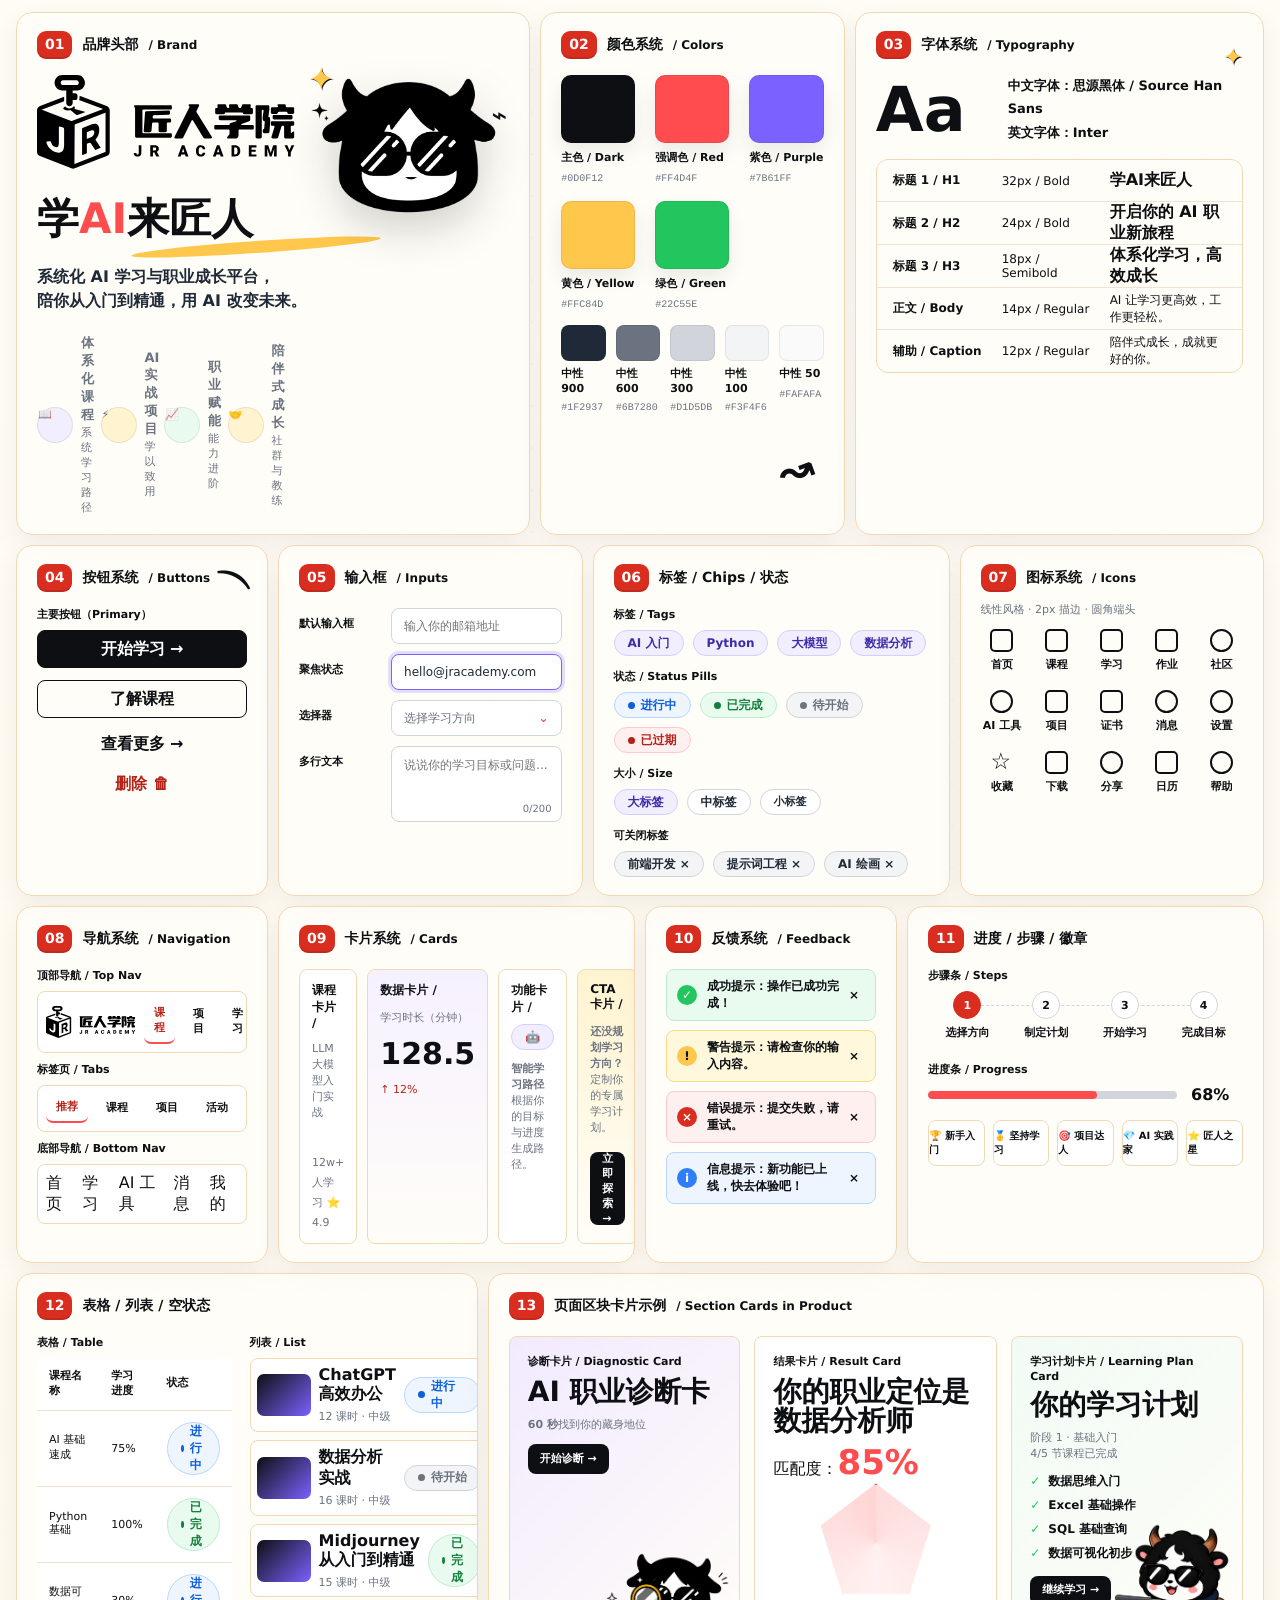
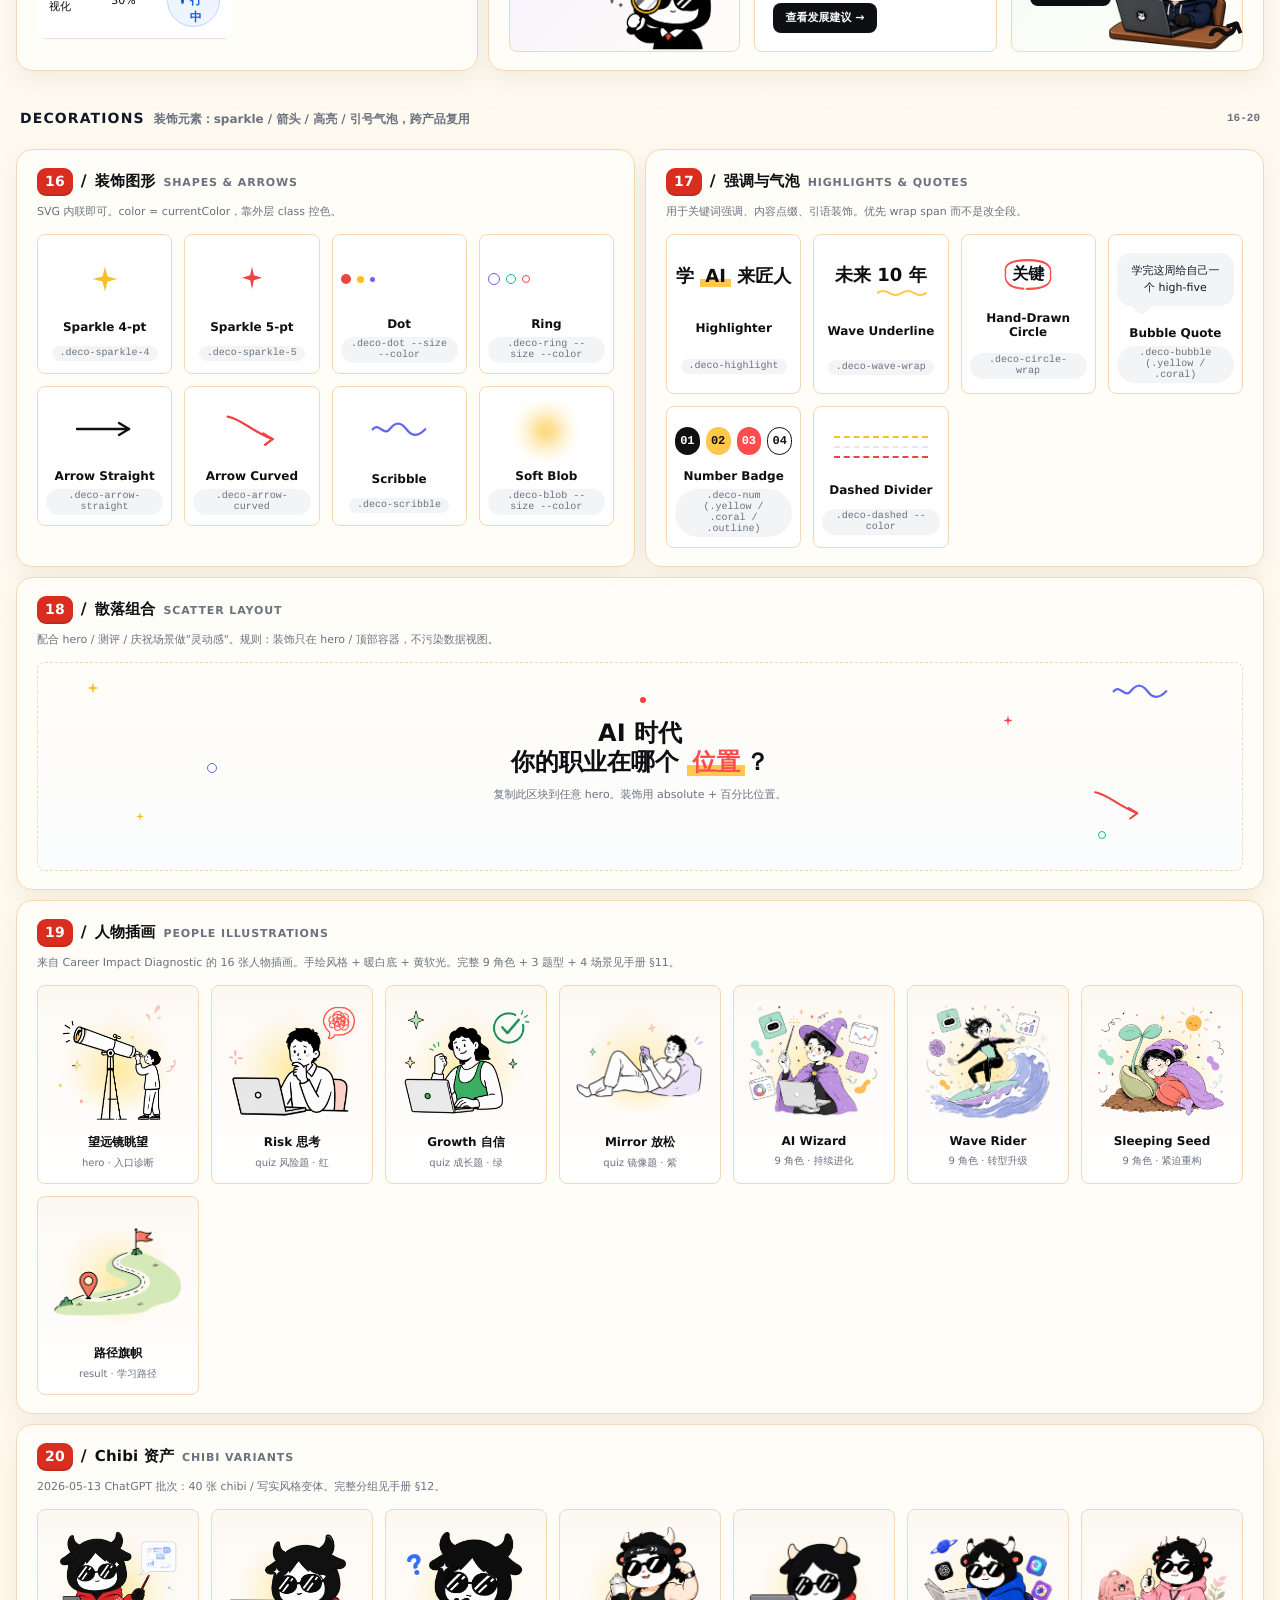
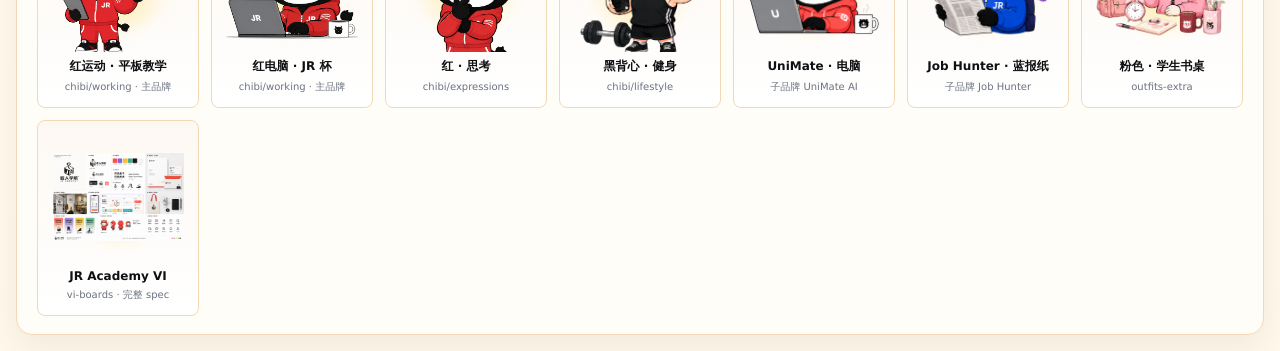
<file: index.merged-deco.bak.html>
<!doctype html>
<html lang="zh-CN">
<head>
  <meta charset="utf-8" />
  <meta name="viewport" content="width=device-width, initial-scale=1" />
  <title>JR Academy / 匠人学院 Brand Board</title>
  <meta name="description" content="匠人学院新版品牌设计系统：品牌、颜色、字体、按钮、输入、标签、图标、导航、卡片、反馈、进度、表格与产品区块。" />
  <link rel="stylesheet" href="tokens/tokens.css" />
  <style>
    :root {
      --dark: #0D0F12;
      --red: #FF4D4F;
      --red-aa: #D92D20;
      --red-text: #B42318;
      --purple: #7B61FF;
      --yellow: #FFC84D;
      --green: #22C55E;
      --n900: #1F2937;
      --n600: #6B7280;
      --n300: #D1D5DB;
      --n100: #F3F4F6;
      --n50: #FAFAFA;
      --paper: #FFFCF6;
      --panel: #FFFDF8;
      --line: #F3D8B5;
      --line-strong: #EFC98F;
      --purple-soft: #F1EEFF;
      --yellow-soft: #FFF4CF;
      --green-soft: #E9FBEF;
      --red-soft: #FFF0F0;
      --blue-soft: #EEF5FF;
      --shadow: 0 10px 28px rgba(13, 15, 18, 0.06);
      --radius: 16px;
      --r8: 8px;
    }

    * { box-sizing: border-box; }
    html, body { margin: 0; min-height: 100%; }
    body {
      background:
        radial-gradient(circle at 28px 28px, rgba(255, 200, 77, 0.12) 0 1px, transparent 1px),
        linear-gradient(180deg, var(--paper), #FFF8EA);
      background-size: 42px 42px, auto;
      color: var(--dark);
      font-family: var(--jr-font-sans);
      -webkit-font-smoothing: antialiased;
      text-rendering: geometricPrecision;
    }
    button, input, textarea { font: inherit; }

    .board {
      width: min(1512px, calc(100vw - 32px));
      margin: 0 auto;
      padding: 12px 0 16px;
    }
    .grid {
      display: grid;
      grid-template-columns: repeat(24, minmax(0, 1fr));
      gap: 10px;
    }
    .panel {
      position: relative;
      min-height: 154px;
      overflow: hidden;
      padding: 18px 20px;
      background: rgba(255, 253, 248, 0.92);
      border: 1px solid var(--line);
      border-radius: var(--radius);
      box-shadow: var(--shadow);
    }
    .brand { grid-column: span 10; min-height: 330px; }
    .colors { grid-column: span 6; min-height: 330px; }
    .type { grid-column: span 8; min-height: 330px; }
    .buttons { grid-column: span 5; min-height: 252px; }
    .inputs { grid-column: span 6; min-height: 252px; }
    .chips { grid-column: span 7; min-height: 252px; }
    .icons { grid-column: span 6; min-height: 252px; }
    .nav { grid-column: span 5; min-height: 220px; }
    .cards { grid-column: span 7; min-height: 220px; }
    .feedback { grid-column: span 5; min-height: 220px; }
    .progress { grid-column: span 7; min-height: 220px; }
    .table { grid-column: span 9; min-height: 250px; }
    .product { grid-column: span 15; min-height: 250px; }

    .title {
      display: flex;
      align-items: center;
      gap: 10px;
      margin: 0 0 16px;
      font-size: 14px;
      font-weight: 800;
      line-height: 1;
      white-space: nowrap;
    }
    .num {
      display: inline-flex;
      align-items: center;
      justify-content: center;
      min-width: 34px;
      height: 28px;
      padding: 0 8px;
      border-radius: 9px;
      background: var(--red-aa);
      color: #fff;
      font-weight: 900;
      box-shadow: inset 0 -2px 0 rgba(13, 15, 18, 0.12);
    }
    .title .en { color: var(--dark); font-size: 12px; font-weight: 700; }
    .small { color: var(--n600); font-size: 11px; line-height: 1.45; }
    .label { margin: 0 0 7px; color: var(--dark); font-size: 11px; font-weight: 800; }
    .muted { color: var(--n600); }
    .star { position: absolute; color: var(--yellow); font-size: 32px; line-height: 1; text-shadow: 1px 1px 0 var(--dark); }
    .star.s1 { right: 38%; top: 50px; }
    .star.s2 { right: 20px; top: 32px; font-size: 24px; }
    .doodle { position: absolute; color: var(--dark); font-weight: 900; pointer-events: none; }

    .brand-logo { width: 270px; max-width: 55%; height: auto; }
    .brand-word {
      margin: 24px 0 2px;
      font-size: 42px;
      font-weight: 900;
      letter-spacing: 0;
      line-height: 1.05;
    }
    .brand-word b { color: var(--red); }
    .underline {
      width: 250px;
      height: 12px;
      margin: -2px 0 12px 94px;
      background: var(--yellow);
      border-radius: 50%;
      transform: rotate(-4deg);
    }
    .brand-copy {
      max-width: 430px;
      margin: 0 0 18px;
      color: var(--n900);
      font-size: 16px;
      line-height: 1.55;
      font-weight: 600;
    }
    .brand-pills {
      display: grid;
      grid-template-columns: repeat(4, minmax(0, 1fr));
      gap: 12px;
      max-width: 700px;
      padding-right: 230px;
    }
    .brand-pill {
      display: grid;
      grid-template-columns: 36px 1fr;
      align-items: center;
      gap: 8px;
      min-width: 0;
    }
    .pill-ico {
      width: 36px;
      height: 36px;
      display: grid;
      place-items: center;
      border-radius: 50%;
      font-size: 18px;
      border: 1px solid rgba(13, 15, 18, 0.08);
    }
    .pill-ico.y { background: var(--yellow-soft); }
    .pill-ico.p { background: var(--purple-soft); }
    .pill-ico.g { background: var(--green-soft); }
    .pill-ico.r { background: var(--red-soft); }
    .brand-pill strong { display: block; font-size: 13px; font-weight: 800; }
    .brand-pill span { display: block; margin-top: 2px; color: var(--n600); font-size: 11px; }
    .brand-mascot {
      position: absolute;
      right: 30px;
      top: 60px;
      width: 190px;
      max-height: 240px;
      object-fit: contain;
      filter: contrast(1.12) drop-shadow(0 18px 20px rgba(13, 15, 18, 0.18));
    }

    .color-grid { display: grid; grid-template-columns: repeat(3, 1fr); gap: 16px 20px; }
    .swatch { min-width: 0; }
    .box {
      height: 68px;
      border-radius: 10px;
      margin-bottom: 8px;
      box-shadow: inset 0 0 0 1px rgba(13, 15, 18, 0.08), 0 9px 20px rgba(13, 15, 18, 0.08);
    }
    .box.dark { background: var(--dark); }
    .box.red { background: var(--red); }
    .box.purple { background: var(--purple); }
    .box.yellow { background: var(--yellow); }
    .box.green { background: var(--green); }
    .swatch strong, .neutral strong { display: block; font-size: 11px; }
    .swatch code, .neutral code { color: var(--n600); font-family: var(--jr-font-mono); font-size: 10px; }
    .neutral-row { display: grid; grid-template-columns: repeat(5, 1fr); gap: 10px; margin-top: 14px; }
    .neutral .nbox { height: 36px; border-radius: 8px; margin-bottom: 6px; border: 1px solid rgba(13, 15, 18, 0.08); }

    .type-head { display: grid; grid-template-columns: 112px 1fr; gap: 20px; align-items: center; margin-bottom: 14px; }
    .aa { font-size: 62px; line-height: 0.9; font-weight: 900; }
    .font-line { font-size: 13px; font-weight: 700; line-height: 1.8; }
    .type-table { border: 1px solid var(--line); border-radius: 12px; overflow: hidden; }
    .type-row { display: grid; grid-template-columns: 1fr 96px 1.2fr; gap: 12px; align-items: center; min-height: 42px; padding: 0 16px; border-bottom: 1px solid #F0E2CF; }
    .type-row:last-child { border-bottom: 0; }
    .type-row strong { font-size: 12px; }
    .type-row span { font-size: 12px; }

    .btn-stack { display: grid; gap: 12px; max-width: 210px; }
    .ui-btn {
      height: 38px;
      padding: 0 20px;
      border: 1px solid var(--dark);
      border-radius: var(--r8);
      background: var(--dark);
      color: #fff;
      font-weight: 800;
      cursor: default;
    }
    .ui-btn.outline { background: transparent; color: var(--dark); }
    .ui-btn.text { height: 28px; border-color: transparent; background: transparent; color: var(--dark); }
    .ui-btn.danger { height: 28px; border-color: transparent; background: transparent; color: var(--red-text); }

    .form-grid { display: grid; grid-template-columns: 80px 1fr; gap: 10px 12px; align-items: start; }
    .form-grid label { padding-top: 9px; font-size: 11px; font-weight: 800; }
    .field, .select, textarea {
      width: 100%;
      min-height: 36px;
      border: 1px solid var(--n300);
      border-radius: var(--r8);
      background: #fff;
      padding: 0 12px;
      color: var(--n900);
      font-size: 12px;
    }
    .field.focus { border-color: var(--purple); box-shadow: 0 0 0 3px rgba(123, 97, 255, 0.2); }
    .select { display: flex; align-items: center; justify-content: space-between; color: var(--n600); }
    textarea { min-height: 76px; padding-top: 10px; resize: none; }
    .count { margin-top: -22px; padding-right: 10px; text-align: right; font-size: 10px; color: var(--n600); }

    .chip-section { margin-bottom: 14px; }
    .chips-row { display: flex; flex-wrap: wrap; gap: 9px; }
    .tag {
      display: inline-flex;
      align-items: center;
      min-height: 26px;
      padding: 0 13px;
      border-radius: 999px;
      border: 1px solid #D6CEFF;
      background: var(--purple-soft);
      color: #3F2BA8;
      font-size: 12px;
      font-weight: 800;
    }
    .status { gap: 6px; }
    .status::before { content: ""; width: 7px; height: 7px; border-radius: 50%; background: currentColor; }
    .status.blue { color: #0E5FDB; background: var(--blue-soft); border-color: #B7D7FF; }
    .status.green { color: #15803D; background: var(--green-soft); border-color: #BEEBD0; }
    .status.gray { color: var(--n600); background: var(--n100); border-color: var(--n300); }
    .status.red { color: var(--red-text); background: var(--red-soft); border-color: #FFCACA; }
    .size-chip { background: #fff; color: var(--n900); border-color: var(--n300); }
    .closable { background: var(--n100); color: var(--n900); border-color: var(--n300); }

    .icon-grid { display: grid; grid-template-columns: repeat(5, 1fr); gap: 17px 12px; }
    .icon-item { display: grid; place-items: center; gap: 6px; font-size: 11px; font-weight: 700; }
    .icon {
      width: 23px;
      height: 23px;
      border: 2px solid var(--dark);
      border-radius: 5px;
      position: relative;
    }
    .icon.round { border-radius: 50%; }
    .icon.starclip { border: 0; font-size: 23px; line-height: 1; }
    .icon.starclip::before { content: "☆"; }

    .topnav, .tabs, .bottomnav {
      display: flex;
      align-items: center;
      gap: 8px;
      padding: 8px;
      background: #fff;
      border: 1px solid var(--line);
      border-radius: var(--r8);
      margin-bottom: 10px;
    }
    .topnav img { width: 90px; }
    .nav-item { padding: 6px 10px; border-radius: 7px; font-size: 11px; font-weight: 800; }
    .nav-item.active { color: var(--red-text); border-bottom: 2px solid var(--red); }
    .bottomnav { justify-content: space-around; }
    .bottomnav .active { color: var(--dark); }

    .card-row { display: grid; grid-template-columns: repeat(4, 1fr); gap: 10px; }
    .mini-card {
      min-height: 136px;
      padding: 12px;
      border: 1px solid var(--line);
      border-radius: var(--r8);
      background: #fff;
    }
    .mini-card.purple { background: linear-gradient(180deg, #F6F1FF, #FFFDF8); }
    .mini-card.yellow { background: linear-gradient(180deg, #FFF4CF, #FFFDF8); }
    .mini-title { font-size: 12px; font-weight: 900; margin-bottom: 8px; }
    .big-num { margin: 10px 0 6px; font-size: 30px; font-weight: 900; }
    .cta { display: inline-flex; align-items: center; justify-content: center; min-height: 30px; padding: 0 12px; background: var(--dark); color: #fff; border-radius: var(--r8); font-size: 11px; font-weight: 800; }

    .alerts { display: grid; gap: 9px; }
    .alert {
      min-height: 38px;
      display: grid;
      grid-template-columns: 22px 1fr 16px;
      align-items: center;
      gap: 8px;
      padding: 8px 10px;
      border-radius: var(--r8);
      border: 1px solid;
      font-size: 12px;
      font-weight: 800;
    }
    .alert .mark { width: 20px; height: 20px; border-radius: 50%; display: grid; place-items: center; color: #fff; font-size: 12px; }
    .alert.success { background: var(--green-soft); border-color: #BEEBD0; }
    .alert.warn { background: #FFF8DD; border-color: #F9DA85; }
    .alert.error { background: var(--red-soft); border-color: #FFCACA; }
    .alert.info { background: var(--blue-soft); border-color: #B7D7FF; }
    .success .mark { background: var(--green); }
    .warn .mark { background: var(--yellow); color: var(--dark); }
    .error .mark { background: var(--red-aa); }
    .info .mark { background: #2F7EF7; }

    .steps { position: relative; display: grid; grid-template-columns: repeat(4, 1fr); text-align: center; margin-bottom: 22px; }
    .steps::before { content: ""; position: absolute; left: 12%; right: 12%; top: 14px; border-top: 1px dashed var(--n300); }
    .step { position: relative; z-index: 1; display: grid; place-items: center; gap: 7px; font-size: 11px; font-weight: 700; }
    .bubble { width: 28px; height: 28px; display: grid; place-items: center; border-radius: 50%; border: 1px solid var(--n300); background: #fff; font-weight: 900; }
    .step.active .bubble { background: var(--red-aa); color: #fff; border-color: var(--red-aa); }
    .progress-line { display: grid; grid-template-columns: 1fr 52px; align-items: center; gap: 14px; }
    .track { height: 8px; background: var(--n300); border-radius: 999px; overflow: hidden; }
    .track span { display: block; width: 68%; height: 100%; background: var(--red); border-radius: inherit; }
    .badges { display: grid; grid-template-columns: repeat(5, 1fr); gap: 8px; margin-top: 16px; }
    .badge { min-height: 46px; display: grid; place-items: center; border: 1px solid var(--line); border-radius: var(--r8); background: #fff; font-size: 10px; font-weight: 800; }

    .data-layout { display: grid; grid-template-columns: 1.2fr 1fr 0.95fr; gap: 18px; }
    table { width: 100%; border-collapse: collapse; overflow: hidden; border-radius: var(--r8); background: #fff; font-size: 11px; }
    th, td { padding: 11px 12px; border-bottom: 1px solid #F0E2CF; text-align: left; }
    th { font-weight: 900; }
    .list { display: grid; gap: 8px; }
    .list-item { display: grid; grid-template-columns: 54px 1fr auto; gap: 8px; align-items: center; padding: 6px; border: 1px solid var(--line); border-radius: var(--r8); background: #fff; }
    .thumb { height: 42px; border-radius: 7px; background: linear-gradient(135deg, var(--dark), var(--purple)); }
    .empty-state { display: grid; place-items: center; text-align: center; gap: 8px; }
    .empty-state img { width: 90px; }

    .product-grid { display: grid; grid-template-columns: 1.05fr 1.1fr 1.05fr; gap: 14px; }
    .product-card {
      min-height: 196px;
      padding: 18px;
      border: 1px solid var(--line);
      border-radius: var(--r8);
      background: #fff;
      position: relative;
      overflow: hidden;
    }
    .product-card.purple { background: linear-gradient(135deg, #F2EAFE, #FFFDF8); }
    .product-card.green { background: linear-gradient(135deg, #F1FBF4, #FFFDF8); }
    .product-card h3 { margin: 6px 0 8px; font-size: 28px; line-height: 1.05; }
    .score { color: var(--red); font-size: 34px; font-weight: 900; }
    .radar { width: 120px; height: 120px; margin: 0 auto; background: conic-gradient(from 0deg, rgba(255,77,79,.2), rgba(255,77,79,.08), rgba(255,77,79,.24)); clip-path: polygon(50% 0, 96% 35%, 78% 92%, 22% 92%, 4% 35%); border: 2px solid var(--red); }
    .product-mascot { position: absolute; right: 8px; bottom: 0; width: 126px; }
    .check-list { display: grid; gap: 7px; margin: 10px 0 14px; font-size: 12px; font-weight: 700; }
    .check-list span::before { content: "✓"; color: var(--green); margin-right: 8px; font-weight: 900; }

    @media (max-width: 1100px) {
      .grid { grid-template-columns: repeat(12, minmax(0, 1fr)); }
      .brand, .colors, .type, .buttons, .inputs, .chips, .icons, .nav, .cards, .feedback, .progress, .table, .product { grid-column: 1 / -1; }
      .brand-pills { padding-right: 0; grid-template-columns: repeat(2, minmax(0, 1fr)); }
      .brand-mascot { opacity: 0.16; }
      .product-grid, .data-layout, .card-row { grid-template-columns: 1fr; }
    }
    @media (max-width: 640px) {
      .board { width: min(100vw - 18px, 1512px); padding-top: 8px; }
      .panel { padding: 15px; }
      .brand-word { font-size: 34px; }
      .color-grid { grid-template-columns: repeat(2, 1fr); }
      .neutral-row { grid-template-columns: repeat(3, 1fr); }
      .type-head { grid-template-columns: 1fr; }
      .icon-grid { grid-template-columns: repeat(4, 1fr); }
    }
  </style>
</head>
<body>
  <main class="board">
    <div class="grid">
      <section class="panel brand">
        <header class="title"><span class="num">01</span><span>品牌头部</span><span class="en">/ Brand</span></header>
        <img class="brand-logo" src="assets/logo/logo-zh-full.svg" alt="匠人学院 JR Academy" />
        <div class="brand-word">学<b>AI</b>来匠人</div>
        <div class="underline"></div>
        <p class="brand-copy">系统化 AI 学习与职业成长平台，<br>陪你从入门到精通，用 AI 改变未来。</p>
        <div class="brand-pills">
          <div class="brand-pill"><span class="pill-ico p">📖</span><span><strong>体系化课程</strong><span>系统学习路径</span></span></div>
          <div class="brand-pill"><span class="pill-ico y">⚡</span><span><strong>AI 实战项目</strong><span>学以致用</span></span></div>
          <div class="brand-pill"><span class="pill-ico g">📈</span><span><strong>职业赋能</strong><span>能力进阶</span></span></div>
          <div class="brand-pill"><span class="pill-ico y">🤝</span><span><strong>陪伴式成长</strong><span>社群与教练</span></span></div>
        </div>
        <img class="brand-mascot" src="assets/mascot/heads/01-default.png" alt="牛小匠头像" />
        <span class="star s1">✦</span><span class="doodle" style="right:22px;top:88px;font-size:26px;">⌁</span>
      </section>

      <section class="panel colors">
        <header class="title"><span class="num">02</span><span>颜色系统</span><span class="en">/ Colors</span></header>
        <div class="color-grid">
          <div class="swatch"><div class="box dark"></div><strong>主色 / Dark</strong><code>#0D0F12</code></div>
          <div class="swatch"><div class="box red"></div><strong>强调色 / Red</strong><code>#FF4D4F</code></div>
          <div class="swatch"><div class="box purple"></div><strong>紫色 / Purple</strong><code>#7B61FF</code></div>
          <div class="swatch"><div class="box yellow"></div><strong>黄色 / Yellow</strong><code>#FFC84D</code></div>
          <div class="swatch"><div class="box green"></div><strong>绿色 / Green</strong><code>#22C55E</code></div>
        </div>
        <div class="neutral-row">
          <div class="neutral"><div class="nbox" style="background:#1F2937"></div><strong>中性 900</strong><code>#1F2937</code></div>
          <div class="neutral"><div class="nbox" style="background:#6B7280"></div><strong>中性 600</strong><code>#6B7280</code></div>
          <div class="neutral"><div class="nbox" style="background:#D1D5DB"></div><strong>中性 300</strong><code>#D1D5DB</code></div>
          <div class="neutral"><div class="nbox" style="background:#F3F4F6"></div><strong>中性 100</strong><code>#F3F4F6</code></div>
          <div class="neutral"><div class="nbox" style="background:#FAFAFA"></div><strong>中性 50</strong><code>#FAFAFA</code></div>
        </div>
        <span class="doodle" style="right:30px;bottom:40px;font-size:42px;transform:rotate(-20deg);">↝</span>
      </section>

      <section class="panel type">
        <header class="title"><span class="num">03</span><span>字体系统</span><span class="en">/ Typography</span></header>
        <div class="type-head">
          <div class="aa">Aa</div>
          <div>
            <div class="font-line">中文字体：思源黑体 / Source Han Sans</div>
            <div class="font-line">英文字体：Inter</div>
          </div>
        </div>
        <div class="type-table">
          <div class="type-row"><strong>标题 1 / H1</strong><span>32px / Bold</span><b>学AI来匠人</b></div>
          <div class="type-row"><strong>标题 2 / H2</strong><span>24px / Bold</span><b>开启你的 AI 职业新旅程</b></div>
          <div class="type-row"><strong>标题 3 / H3</strong><span>18px / Semibold</span><b>体系化学习，高效成长</b></div>
          <div class="type-row"><strong>正文 / Body</strong><span>14px / Regular</span><span>AI 让学习更高效，工作更轻松。</span></div>
          <div class="type-row"><strong>辅助 / Caption</strong><span>12px / Regular</span><span>陪伴式成长，成就更好的你。</span></div>
        </div>
        <span class="star s2">✦</span>
      </section>

      <section class="panel buttons">
        <header class="title"><span class="num">04</span><span>按钮系统</span><span class="en">/ Buttons</span></header>
        <p class="label">主要按钮（Primary）</p>
        <div class="btn-stack">
          <button class="ui-btn">开始学习 →</button>
          <button class="ui-btn outline">了解课程</button>
          <button class="ui-btn text">查看更多 →</button>
          <button class="ui-btn danger">删除 🗑</button>
        </div>
        <span class="doodle" style="right:20px;top:20px;font-size:42px;transform:rotate(28deg);">⌒</span>
      </section>

      <section class="panel inputs">
        <header class="title"><span class="num">05</span><span>输入框</span><span class="en">/ Inputs</span></header>
        <div class="form-grid">
          <label>默认输入框</label><input class="field" placeholder="输入你的邮箱地址" />
          <label>聚焦状态</label><input class="field focus" value="hello@jracademy.com" readonly />
          <label>选择器</label><div class="select">选择学习方向 <b style="color:var(--red)">⌄</b></div>
          <label>多行文本</label><div><textarea placeholder="说说你的学习目标或问题..."></textarea><div class="count">0/200</div></div>
        </div>
      </section>

      <section class="panel chips">
        <header class="title"><span class="num">06</span><span>标签 / Chips / 状态</span></header>
        <div class="chip-section"><p class="label">标签 / Tags</p><div class="chips-row"><span class="tag">AI 入门</span><span class="tag">Python</span><span class="tag">大模型</span><span class="tag">数据分析</span></div></div>
        <div class="chip-section"><p class="label">状态 / Status Pills</p><div class="chips-row"><span class="tag status blue">进行中</span><span class="tag status green">已完成</span><span class="tag status gray">待开始</span><span class="tag status red">已过期</span></div></div>
        <div class="chip-section"><p class="label">大小 / Size</p><div class="chips-row"><span class="tag">大标签</span><span class="tag size-chip">中标签</span><span class="tag size-chip" style="min-height:22px;font-size:11px;">小标签</span></div></div>
        <div><p class="label">可关闭标签</p><div class="chips-row"><span class="tag closable">前端开发 ×</span><span class="tag closable">提示词工程 ×</span><span class="tag closable">AI 绘画 ×</span></div></div>
      </section>

      <section class="panel icons">
        <header class="title"><span class="num">07</span><span>图标系统</span><span class="en">/ Icons</span></header>
        <p class="small" style="margin-top:-6px;">线性风格 · 2px 描边 · 圆角端头</p>
        <div class="icon-grid">
          <div class="icon-item"><span class="icon"></span>首页</div><div class="icon-item"><span class="icon"></span>课程</div><div class="icon-item"><span class="icon"></span>学习</div><div class="icon-item"><span class="icon"></span>作业</div><div class="icon-item"><span class="icon round"></span>社区</div>
          <div class="icon-item"><span class="icon round"></span>AI 工具</div><div class="icon-item"><span class="icon"></span>项目</div><div class="icon-item"><span class="icon"></span>证书</div><div class="icon-item"><span class="icon round"></span>消息</div><div class="icon-item"><span class="icon round"></span>设置</div>
          <div class="icon-item"><span class="icon starclip"></span>收藏</div><div class="icon-item"><span class="icon"></span>下载</div><div class="icon-item"><span class="icon round"></span>分享</div><div class="icon-item"><span class="icon"></span>日历</div><div class="icon-item"><span class="icon round"></span>帮助</div>
        </div>
      </section>

      <section class="panel nav">
        <header class="title"><span class="num">08</span><span>导航系统</span><span class="en">/ Navigation</span></header>
        <p class="label">顶部导航 / Top Nav</p>
        <div class="topnav"><img src="assets/logo/logo-zh-full.svg" alt=""><span class="nav-item active">课程</span><span class="nav-item">项目</span><span class="nav-item">学习</span><span class="nav-item">社区</span></div>
        <p class="label">标签页 / Tabs</p>
        <div class="tabs"><span class="nav-item active">推荐</span><span class="nav-item">课程</span><span class="nav-item">项目</span><span class="nav-item">活动</span></div>
        <p class="label">底部导航 / Bottom Nav</p>
        <div class="bottomnav"><span class="active">首页</span><span>学习</span><span>AI 工具</span><span>消息</span><span>我的</span></div>
      </section>

      <section class="panel cards">
        <header class="title"><span class="num">09</span><span>卡片系统</span><span class="en">/ Cards</span></header>
        <div class="card-row">
          <div class="mini-card"><div class="mini-title">课程卡片 /</div><p class="small">LLM 大模型入门实战</p><br><span class="small">12w+ 人学习 ⭐ 4.9</span></div>
          <div class="mini-card purple"><div class="mini-title">数据卡片 /</div><p class="small">学习时长（分钟）</p><div class="big-num">128.5</div><span class="small" style="color:var(--red-text)">↑ 12%</span></div>
          <div class="mini-card"><div class="mini-title">功能卡片 /</div><span class="tag">🤖</span><p class="small"><b>智能学习路径</b><br>根据你的目标与进度生成路径。</p></div>
          <div class="mini-card yellow"><div class="mini-title">CTA 卡片 /</div><p class="small"><b>还没规划学习方向？</b><br>定制你的专属学习计划。</p><span class="cta">立即探索 →</span></div>
        </div>
      </section>

      <section class="panel feedback">
        <header class="title"><span class="num">10</span><span>反馈系统</span><span class="en">/ Feedback</span></header>
        <div class="alerts">
          <div class="alert success"><span class="mark">✓</span><span>成功提示：操作已成功完成！</span><b>×</b></div>
          <div class="alert warn"><span class="mark">!</span><span>警告提示：请检查你的输入内容。</span><b>×</b></div>
          <div class="alert error"><span class="mark">×</span><span>错误提示：提交失败，请重试。</span><b>×</b></div>
          <div class="alert info"><span class="mark">i</span><span>信息提示：新功能已上线，快去体验吧！</span><b>×</b></div>
        </div>
      </section>

      <section class="panel progress">
        <header class="title"><span class="num">11</span><span>进度 / 步骤 / 徽章</span></header>
        <p class="label">步骤条 / Steps</p>
        <div class="steps"><div class="step active"><span class="bubble">1</span>选择方向</div><div class="step"><span class="bubble">2</span>制定计划</div><div class="step"><span class="bubble">3</span>开始学习</div><div class="step"><span class="bubble">4</span>完成目标</div></div>
        <p class="label">进度条 / Progress</p>
        <div class="progress-line"><div class="track"><span></span></div><b>68%</b></div>
        <div class="badges"><div class="badge">🏆 新手入门</div><div class="badge">🥇 坚持学习</div><div class="badge">🎯 项目达人</div><div class="badge">💎 AI 实践家</div><div class="badge">⭐ 匠人之星</div></div>
      </section>

      <section class="panel table">
        <header class="title"><span class="num">12</span><span>表格 / 列表 / 空状态</span></header>
        <div class="data-layout">
          <div><p class="label">表格 / Table</p><table><tr><th>课程名称</th><th>学习进度</th><th>状态</th></tr><tr><td>AI 基础速成</td><td>75%</td><td><span class="tag status blue">进行中</span></td></tr><tr><td>Python 基础</td><td>100%</td><td><span class="tag status green">已完成</span></td></tr><tr><td>数据可视化</td><td>30%</td><td><span class="tag status blue">进行中</span></td></tr></table></div>
          <div><p class="label">列表 / List</p><div class="list"><div class="list-item"><span class="thumb"></span><span><b>ChatGPT 高效办公</b><br><span class="small">12 课时 · 中级</span></span><span class="tag status blue">进行中</span></div><div class="list-item"><span class="thumb"></span><span><b>数据分析实战</b><br><span class="small">16 课时 · 中级</span></span><span class="tag status gray">待开始</span></div><div class="list-item"><span class="thumb"></span><span><b>Midjourney 从入门到精通</b><br><span class="small">15 课时 · 中级</span></span><span class="tag status green">已完成</span></div></div></div>
          <div class="empty-state"><p class="label">空状态 / Empty State</p><img src="assets/mascot/heads/01-default.png" alt=""><span class="small">这里还没有内容哦～</span><span class="cta">去探索课程</span></div>
        </div>
      </section>

      <section class="panel product">
        <header class="title"><span class="num">13</span><span>页面区块卡片示例</span><span class="en">/ Section Cards in Product</span></header>
        <div class="product-grid">
          <div class="product-card purple"><p class="label">诊断卡片 / Diagnostic Card</p><h3>AI 职业诊断卡</h3><p class="small"><b>60 秒</b>找到你的藏身地位</p><span class="cta">开始诊断 →</span><img class="product-mascot" src="assets/mascot/heads/03-magnifying.png" alt=""></div>
          <div class="product-card"><p class="label">结果卡片 / Result Card</p><h3>你的职业定位是<br>数据分析师</h3><div>匹配度：<span class="score">85%</span></div><div class="radar"></div><span class="cta">查看发展建议 →</span></div>
          <div class="product-card green"><p class="label">学习计划卡片 / Learning Plan Card</p><h3>你的学习计划</h3><p class="small">阶段 1 · 基础入门<br>4/5 节课程已完成</p><div class="check-list"><span>数据思维入门</span><span>Excel 基础操作</span><span>SQL 基础查询</span><span>数据可视化初步</span></div><span class="cta">继续学习 →</span><img class="product-mascot" src="assets/mascot/working/working-01-laptop-desk.png" alt=""></div>
        </div>
        <span class="doodle" style="right:22px;bottom:18px;font-size:40px;transform:rotate(-20deg);">↝</span>
      </section>
    </div>

    <section class="legacy-deco" id="decorations">
      <div class="kit-grid">
        <div class="kit-group"><h2>Decorations <span>装饰元素：sparkle / 箭头 / 高亮 / 引号气泡，跨产品复用</span></h2><span class="range">16-20</span></div>

        <section class="panel decor-shapes">
          <header class="panel-title"><span class="num">16</span><span class="slash">/</span><span class="zh">装饰图形</span><span class="en">SHAPES &amp; ARROWS</span></header>
          <p class="tiny" style="margin: -8px 0 14px;">SVG 内联即可。<span class="muted">color = currentColor，靠外层 class 控色。</span></p>
          <div class="decor-grid">
            <div class="decor-cell">
              <div class="decor-cell-stage">
                <span class="deco-sparkle-4" style="width:30px;height:30px;color:#fbbf24;">
                  <svg viewBox="0 0 24 24" fill="currentColor" aria-hidden><path d="M12 2 L14 10 L22 12 L14 14 L12 22 L10 14 L2 12 L10 10 Z"/></svg>
                </span>
              </div>
              <strong>Sparkle 4-pt</strong>
              <span class="code-pill">.deco-sparkle-4</span>
            </div>
            <div class="decor-cell">
              <div class="decor-cell-stage">
                <span class="deco-sparkle-5" style="width:30px;height:30px;color:#ef4444;">
                  <svg viewBox="0 0 24 24" fill="currentColor" aria-hidden><path d="M12 2 L13.5 9 L20 11 L13.5 13 L12 20 L10.5 13 L4 11 L10.5 9 Z"/></svg>
                </span>
              </div>
              <strong>Sparkle 5-pt</strong>
              <span class="code-pill">.deco-sparkle-5</span>
            </div>
            <div class="decor-cell">
              <div class="decor-cell-stage" style="gap:6px;display:flex;">
                <span class="deco-dot" style="--size:10px;--color:#ef4444;"></span>
                <span class="deco-dot" style="--size:7px;--color:#fbbf24;"></span>
                <span class="deco-dot" style="--size:5px;--color:#6366f1;"></span>
              </div>
              <strong>Dot</strong>
              <span class="code-pill">.deco-dot --size --color</span>
            </div>
            <div class="decor-cell">
              <div class="decor-cell-stage" style="gap:6px;display:flex;">
                <span class="deco-ring" style="--size:12px;--color:#6366f1;"></span>
                <span class="deco-ring" style="--size:10px;--color:#10b981;"></span>
                <span class="deco-ring" style="--size:8px;--color:#ef4444;"></span>
              </div>
              <strong>Ring</strong>
              <span class="code-pill">.deco-ring --size --color</span>
            </div>
            <div class="decor-cell">
              <div class="decor-cell-stage">
                <span class="deco-arrow-straight" style="width:64px;color:#111;">
                  <svg viewBox="0 0 64 16" fill="none" aria-hidden>
                    <line x1="4" y1="8" x2="56" y2="8" stroke="currentColor" stroke-width="2.4" stroke-linecap="round"/>
                    <polyline points="46,2 56,8 46,14" stroke="currentColor" stroke-width="2.4" stroke-linecap="round" stroke-linejoin="round"/>
                  </svg>
                </span>
              </div>
              <strong>Arrow Straight</strong>
              <span class="code-pill">.deco-arrow-straight</span>
            </div>
            <div class="decor-cell">
              <div class="decor-cell-stage">
                <span class="deco-arrow-curved" style="width:60px;color:#ef4444;">
                  <svg viewBox="0 0 64 40" fill="none" aria-hidden>
                    <path d="M6 6 C 20 8, 32 22, 54 30" stroke="currentColor" stroke-width="2.4" stroke-linecap="round" fill="none"/>
                    <polyline points="44,24 54,30 46,36" stroke="currentColor" stroke-width="2.4" stroke-linecap="round" stroke-linejoin="round" fill="none"/>
                  </svg>
                </span>
              </div>
              <strong>Arrow Curved</strong>
              <span class="code-pill">.deco-arrow-curved</span>
            </div>
            <div class="decor-cell">
              <div class="decor-cell-stage">
                <span class="deco-scribble" style="width:60px;color:#6366f1;">
                  <svg viewBox="0 0 64 24" fill="none" aria-hidden>
                    <path d="M4 12 C 10 4, 16 20, 22 12 S 34 4, 40 12 S 52 20, 60 12" stroke="currentColor" stroke-width="2.4" stroke-linecap="round" fill="none"/>
                  </svg>
                </span>
              </div>
              <strong>Scribble</strong>
              <span class="code-pill">.deco-scribble</span>
            </div>
            <div class="decor-cell">
              <div class="decor-cell-stage">
                <span class="deco-blob" style="--size:60px;--color:rgba(251,191,36,0.7);--color2:rgba(251,191,36,0.2);"></span>
              </div>
              <strong>Soft Blob</strong>
              <span class="code-pill">.deco-blob --size --color</span>
            </div>
          </div>
        </section>

        <section class="panel decor-flair">
          <header class="panel-title"><span class="num">17</span><span class="slash">/</span><span class="zh">强调与气泡</span><span class="en">HIGHLIGHTS &amp; QUOTES</span></header>
          <p class="tiny" style="margin: -8px 0 14px;">用于关键词强调、内容点缀、引语装饰。<span class="muted">优先 wrap span 而不是改全段。</span></p>
          <div class="decor-grid">
            <div class="decor-cell" style="grid-template-rows:auto auto auto;">
              <div class="decor-cell-stage" style="height:auto;padding:8px 0;">
                <span style="font-size:18px;font-weight:900;">学 <span class="deco-highlight">AI</span> 来匠人</span>
              </div>
              <strong>Highlighter</strong>
              <span class="code-pill">.deco-highlight</span>
            </div>
            <div class="decor-cell" style="grid-template-rows:auto auto auto;">
              <div class="decor-cell-stage" style="height:auto;padding:8px 0;">
                <span style="font-size:18px;font-weight:900;">未来 <span class="deco-wave-wrap">10 年<svg viewBox="0 0 60 7" fill="none" aria-hidden preserveAspectRatio="none"><path d="M0 4 Q 7.5 0, 15 4 T 30 4 T 45 4 T 60 4" stroke="currentColor" stroke-width="2" fill="none" stroke-linecap="round"/></svg></span></span>
              </div>
              <strong>Wave Underline</strong>
              <span class="code-pill">.deco-wave-wrap</span>
            </div>
            <div class="decor-cell" style="grid-template-rows:auto auto auto;">
              <div class="decor-cell-stage" style="height:auto;padding:8px 0;">
                <span style="font-size:16px;font-weight:900;">
                  <span class="deco-circle-wrap">
                    关键<svg viewBox="0 0 80 36" fill="none" aria-hidden preserveAspectRatio="none">
                      <path d="M 8 16 Q 4 4, 40 4 Q 76 4, 72 18 Q 76 32, 40 32 Q 4 32, 8 16 Z" stroke="currentColor" stroke-width="2" stroke-linecap="round" stroke-dasharray="120 4 70 6" fill="none"/>
                    </svg>
                  </span>
                </span>
              </div>
              <strong>Hand-Drawn Circle</strong>
              <span class="code-pill">.deco-circle-wrap</span>
            </div>
            <div class="decor-cell" style="grid-template-rows:auto auto auto;">
              <div class="decor-cell-stage" style="height:auto;padding:6px 0 14px;">
                <span class="deco-bubble" style="font-size:11px;max-width:140px;">学完这周给自己一个 high-five</span>
              </div>
              <strong>Bubble Quote</strong>
              <span class="code-pill">.deco-bubble (.yellow / .coral)</span>
            </div>
            <div class="decor-cell" style="grid-template-rows:auto auto auto;">
              <div class="decor-cell-stage" style="height:auto;padding:8px 0;display:flex;gap:6px;">
                <span class="deco-num">01</span>
                <span class="deco-num yellow">02</span>
                <span class="deco-num coral">03</span>
                <span class="deco-num outline">04</span>
              </div>
              <strong>Number Badge</strong>
              <span class="code-pill">.deco-num (.yellow / .coral / .outline)</span>
            </div>
            <div class="decor-cell" style="grid-template-rows:auto auto auto;">
              <div class="decor-cell-stage" style="height:auto;padding:14px 0;flex-direction:column;display:flex;gap:8px;width:100%;">
                <span class="deco-dashed" style="--color:#fbbf24;width:80%;"></span>
                <span class="deco-dashed" style="--color:#e5e7eb;width:80%;"></span>
                <span class="deco-dashed" style="--color:#ef4444;width:80%;"></span>
              </div>
              <strong>Dashed Divider</strong>
              <span class="code-pill">.deco-dashed --color</span>
            </div>
          </div>
        </section>

        <section class="panel decor-rules">
          <header class="panel-title"><span class="num">18</span><span class="slash">/</span><span class="zh">散落组合</span><span class="en">SCATTER LAYOUT</span></header>
          <p class="tiny" style="margin: -8px 0 14px;">配合 hero / 测评 / 庆祝场景做"灵动感"。<span class="muted">规则：装饰只在 hero / 顶部容器，不污染数据视图。</span></p>
          <div class="decor-scatter">
            <span class="pin" style="top:8%;left:4%;--w:14px;--h:14px;color:#fbbf24;">
              <svg viewBox="0 0 24 24" fill="currentColor" aria-hidden><path d="M12 2 L14 10 L22 12 L14 14 L12 22 L10 14 L2 12 L10 10 Z"/></svg>
            </span>
            <span class="pin" style="top:12%;left:50%;--w:6px;--h:6px;">
              <span class="deco-dot" style="--size:6px;--color:#ef4444;"></span>
            </span>
            <span class="pin" style="top:24%;left:80%;--w:14px;--h:14px;color:#ef4444;">
              <svg viewBox="0 0 24 24" fill="currentColor" aria-hidden><path d="M12 2 L13.5 9 L20 11 L13.5 13 L12 20 L10.5 13 L4 11 L10.5 9 Z"/></svg>
            </span>
            <span class="pin" style="top:46%;left:14%;--w:10px;--h:10px;">
              <span class="deco-ring" style="--size:10px;--color:#6366f1;"></span>
            </span>
            <span class="pin" style="top:70%;left:8%;--w:12px;--h:12px;color:#fbbf24;">
              <svg viewBox="0 0 24 24" fill="currentColor" aria-hidden><path d="M12 2 L13.5 9 L20 11 L13.5 13 L12 20 L10.5 13 L4 11 L10.5 9 Z"/></svg>
            </span>
            <span class="pin" style="top:78%;left:88%;--w:8px;--h:8px;">
              <span class="deco-ring" style="--size:8px;--color:#10b981;"></span>
            </span>
            <span class="pin" style="top:8%;right:6%;--w:60px;--h:24px;color:#6366f1;">
              <svg viewBox="0 0 64 24" fill="none" aria-hidden><path d="M4 12 C 10 4, 16 20, 22 12 S 34 4, 40 12 S 52 20, 60 12" stroke="currentColor" stroke-width="2.4" stroke-linecap="round" fill="none"/></svg>
            </span>
            <span class="pin" style="top:60%;right:8%;--w:56px;--h:36px;color:#ef4444;">
              <svg viewBox="0 0 64 40" fill="none" aria-hidden>
                <path d="M6 6 C 20 8, 32 22, 54 30" stroke="currentColor" stroke-width="2.4" stroke-linecap="round" fill="none"/>
                <polyline points="44,24 54,30 46,36" stroke="currentColor" stroke-width="2.4" stroke-linecap="round" stroke-linejoin="round" fill="none"/>
              </svg>
            </span>
            <div style="position:relative;z-index:1;text-align:center;padding:32px 0;">
              <div style="font-size:24px;font-weight:900;line-height:1.2;">AI 时代<br />你的职业在哪个 <span class="deco-highlight red">位置</span>？</div>
              <p class="tiny" style="margin-top:10px;">复制此区块到任意 hero。装饰用 absolute + 百分比位置。</p>
            </div>
          </div>
        </section>

        <section class="panel decor-illu">
          <header class="panel-title"><span class="num">19</span><span class="slash">/</span><span class="zh">人物插画</span><span class="en">PEOPLE ILLUSTRATIONS</span></header>
          <p class="tiny" style="margin: -8px 0 14px;">来自 Career Impact Diagnostic 的 16 张人物插画。<span class="muted">手绘风格 + 暖白底 + 黄软光。完整 9 角色 + 3 题型 + 4 场景见手册 §11。</span></p>
          <div class="illu-grid">
            <div class="illu-cell"><div class="illu-stage"><img src="assets/illustrations/career-impact/hero-telescope.png" alt="望远镜男孩" /></div><strong>望远镜眺望</strong><small>hero · 入口诊断</small></div>
            <div class="illu-cell"><div class="illu-stage"><img src="assets/illustrations/career-impact/quiz-risk-thinking.png" alt="思考风险" /></div><strong>Risk 思考</strong><small>quiz 风险题 · 红</small></div>
            <div class="illu-cell"><div class="illu-stage"><img src="assets/illustrations/career-impact/quiz-growth-confident.png" alt="成长自信" /></div><strong>Growth 自信</strong><small>quiz 成长题 · 绿</small></div>
            <div class="illu-cell"><div class="illu-stage"><img src="assets/illustrations/career-impact/quiz-mirror-relaxed.png" alt="镜像放松" /></div><strong>Mirror 放松</strong><small>quiz 镜像题 · 紫</small></div>
            <div class="illu-cell"><div class="illu-stage"><img src="assets/illustrations/career-impact/result-ai-wizard.png" alt="AI 巫师" /></div><strong>AI Wizard</strong><small>9 角色 · 持续进化</small></div>
            <div class="illu-cell"><div class="illu-stage"><img src="assets/illustrations/career-impact/result-wave-rider.png" alt="浪客" /></div><strong>Wave Rider</strong><small>9 角色 · 转型升级</small></div>
            <div class="illu-cell"><div class="illu-stage"><img src="assets/illustrations/career-impact/result-sleeping-seed.png" alt="沉睡种子" /></div><strong>Sleeping Seed</strong><small>9 角色 · 紧迫重构</small></div>
            <div class="illu-cell"><div class="illu-stage"><img src="assets/illustrations/career-impact/path-journey-flag.png" alt="路径旗帜" /></div><strong>路径旗帜</strong><small>result · 学习路径</small></div>
          </div>
        </section>

        <section class="panel decor-illu">
          <header class="panel-title"><span class="num">20</span><span class="slash">/</span><span class="zh">Chibi 资产</span><span class="en">CHIBI VARIANTS</span></header>
          <p class="tiny" style="margin: -8px 0 14px;">2026-05-13 ChatGPT 批次：40 张 chibi / 写实风格变体。<span class="muted">完整分组见手册 §12。</span></p>
          <div class="illu-grid">
            <div class="illu-cell"><div class="illu-stage"><img src="assets/mascot/chibi/working/red-tablet-teaching.png" alt="红运动平板教学" /></div><strong>红运动 · 平板教学</strong><small>chibi/working · 主品牌</small></div>
            <div class="illu-cell"><div class="illu-stage"><img src="assets/mascot/chibi/working/red-laptop-jr-mug.png" alt="红电脑 JR 杯" /></div><strong>红电脑 · JR 杯</strong><small>chibi/working · 主品牌</small></div>
            <div class="illu-cell"><div class="illu-stage"><img src="assets/mascot/chibi/expressions/red-thinking-question.png" alt="红思考问号" /></div><strong>红 · 思考</strong><small>chibi/expressions</small></div>
            <div class="illu-cell"><div class="illu-stage"><img src="assets/mascot/chibi/lifestyle/black-gym-dumbbell.png" alt="健身" /></div><strong>黑背心 · 健身</strong><small>chibi/lifestyle</small></div>
            <div class="illu-cell"><div class="illu-stage"><img src="assets/mascot/unimate/laptop-u-mug.png" alt="UniMate 电脑" /></div><strong>UniMate · 电脑</strong><small>子品牌 UniMate AI</small></div>
            <div class="illu-cell"><div class="illu-stage"><img src="assets/mascot/jobhunter/blue-newspaper-ai.png" alt="Job Hunter 报纸" /></div><strong>Job Hunter · 蓝报纸</strong><small>子品牌 Job Hunter</small></div>
            <div class="illu-cell"><div class="illu-stage"><img src="assets/mascot/outfits-extra/pink-student-desk.png" alt="粉学生" /></div><strong>粉色 · 学生书桌</strong><small>outfits-extra</small></div>
            <div class="illu-cell"><div class="illu-stage"><img src="assets/illustrations/vi-boards/jr-academy-visual-identity.png" alt="VI 板" /></div><strong>JR Academy VI</strong><small>vi-boards · 完整 spec</small></div>
          </div>
        </section>
      </div>
    </section>
  </main>

  <style>
    /* ====================================================================
       原版装饰区 inline 合并 — 全部 scope 在 .legacy-deco 下，避免和上方 Brand Board 冲突
       ==================================================================== */
    .legacy-deco { margin: 28px 0 0; }
    .legacy-deco .kit-grid {
      display: grid;
      grid-template-columns: repeat(12, minmax(0, 1fr));
      gap: 10px;
    }
    .legacy-deco .kit-group {
      grid-column: 1 / -1;
      display: flex;
      align-items: center;
      justify-content: space-between;
      min-height: 40px;
      padding: 0 4px;
      color: #111827;
    }
    .legacy-deco .kit-group h2 {
      margin: 0;
      display: flex;
      align-items: baseline;
      gap: 9px;
      font-size: 14px;
      letter-spacing: 0.08em;
      text-transform: uppercase;
    }
    .legacy-deco .kit-group h2 span {
      color: #6b7280;
      font-size: 12px;
      letter-spacing: 0;
      text-transform: none;
    }
    .legacy-deco .kit-group .range {
      color: #6b7280;
      font-family: var(--jr-font-mono, ui-monospace, 'SF Mono', Menlo, monospace);
      font-size: 11px;
      font-weight: 800;
    }
    .legacy-deco .panel {
      min-height: 150px;
      padding: 18px 20px;
      overflow: hidden;
      position: relative;
      background: rgba(255, 253, 248, 0.95);
      border: 1px solid var(--line);
      border-radius: var(--radius);
      box-shadow: var(--shadow);
    }
    .legacy-deco .panel-title {
      display: flex;
      align-items: baseline;
      gap: 8px;
      margin-bottom: 16px;
      font-weight: 800;
      letter-spacing: 0.01em;
      white-space: nowrap;
    }
    .legacy-deco .panel-title .num {
      display: inline-flex;
      align-items: center;
      justify-content: center;
      min-width: 34px;
      height: 28px;
      padding: 0 8px;
      border-radius: 9px;
      background: var(--red-aa, #D92D20);
      color: #fff;
      font-size: 14px;
      font-weight: 900;
    }
    .legacy-deco .panel-title .slash { color: #111; }
    .legacy-deco .panel-title .zh { font-size: 15px; }
    .legacy-deco .panel-title .en { font-size: 11px; letter-spacing: 0.08em; color: var(--n600); }
    .legacy-deco .tiny { font-size: 11px; color: #6b7280; line-height: 1.45; }
    .legacy-deco .muted { color: #6b7280; }
    .legacy-deco .code-pill {
      display: inline-block;
      padding: 2px 8px;
      border-radius: 999px;
      background: var(--n100);
      color: var(--n600);
      font-family: var(--jr-font-mono, ui-monospace, 'SF Mono', Menlo, monospace);
      font-size: 10px;
    }

    .legacy-deco .decor-shapes,
    .legacy-deco .decor-flair { grid-column: span 6; min-height: 320px; }
    .legacy-deco .decor-rules { grid-column: span 12; min-height: 220px; }
    .legacy-deco .decor-illu { grid-column: span 12; min-height: 220px; }

    .legacy-deco .decor-grid {
      display: grid;
      grid-template-columns: repeat(auto-fill, minmax(132px, 1fr));
      gap: 12px;
    }
    .legacy-deco .decor-cell {
      display: grid;
      grid-template-rows: 64px auto auto;
      align-items: center;
      justify-items: center;
      gap: 6px;
      padding: 12px 8px 10px;
      border: 1px solid var(--line);
      border-radius: var(--r8);
      background: #fff;
      text-align: center;
    }
    .legacy-deco .decor-cell-stage {
      display: grid;
      place-items: center;
      width: 100%;
      height: 64px;
      overflow: hidden;
    }
    .legacy-deco .decor-cell strong {
      font-size: 12px;
      font-weight: 800;
      letter-spacing: 0;
    }

    .legacy-deco .deco-sparkle-4,
    .legacy-deco .deco-sparkle-5 { display: inline-block; }
    .legacy-deco .deco-sparkle-4 svg,
    .legacy-deco .deco-sparkle-5 svg { width: 100%; height: 100%; }
    .legacy-deco .deco-dot {
      display: inline-block;
      width: var(--size, 8px);
      height: var(--size, 8px);
      border-radius: 999px;
      background: var(--color, #ef4444);
    }
    .legacy-deco .deco-ring {
      display: inline-block;
      width: var(--size, 10px);
      height: var(--size, 10px);
      border-radius: 999px;
      border: 1.5px solid var(--color, #6366f1);
    }
    .legacy-deco .deco-arrow-straight,
    .legacy-deco .deco-arrow-curved,
    .legacy-deco .deco-scribble { display: inline-block; }
    .legacy-deco .deco-arrow-straight svg,
    .legacy-deco .deco-arrow-curved svg,
    .legacy-deco .deco-scribble svg { width: 100%; height: auto; }
    .legacy-deco .deco-wave-wrap {
      position: relative;
      display: inline-block;
      padding-bottom: 6px;
    }
    .legacy-deco .deco-wave-wrap > svg {
      position: absolute;
      left: 0;
      right: 0;
      bottom: -2px;
      width: 100%;
      height: 7px;
      color: var(--yellow, #fbbf24);
    }
    .legacy-deco .deco-dashed {
      display: block;
      width: 100%;
      height: 0;
      border-top: 2px dashed var(--color, #e5e7eb);
    }
    .legacy-deco .deco-highlight {
      padding: 0 5px;
      background: linear-gradient(transparent 62%, var(--yellow, #fbbf24) 62%);
      font-weight: 900;
    }
    .legacy-deco .deco-highlight.red { color: var(--red, #ef4444); }
    .legacy-deco .deco-circle-wrap {
      position: relative;
      display: inline-block;
      padding: 4px 10px;
    }
    .legacy-deco .deco-circle-wrap > svg {
      position: absolute;
      inset: -4px -2px -4px -2px;
      width: calc(100% + 4px);
      height: calc(100% + 8px);
      color: var(--red, #ef4444);
      pointer-events: none;
    }
    .legacy-deco .deco-bubble {
      position: relative;
      display: inline-block;
      max-width: 260px;
      padding: 10px 14px;
      border-radius: 14px;
      background: #f3f4f6;
      color: #111827;
      font-size: 12px;
      line-height: 1.5;
    }
    .legacy-deco .deco-bubble::after {
      content: "";
      position: absolute;
      left: 18px;
      bottom: -7px;
      width: 14px;
      height: 14px;
      background: #f3f4f6;
      border-bottom-right-radius: 3px;
      transform: rotate(45deg) skew(-4deg, -4deg);
    }
    .legacy-deco .deco-bubble.yellow { background: #fffbeb; }
    .legacy-deco .deco-bubble.yellow::after { background: #fffbeb; }
    .legacy-deco .deco-bubble.coral { background: #fff7f7; color: #b91c1c; }
    .legacy-deco .deco-bubble.coral::after { background: #fff7f7; }
    .legacy-deco .deco-num {
      display: inline-grid;
      place-items: center;
      width: 28px;
      height: 28px;
      border-radius: 999px;
      background: #111;
      color: #fff;
      font-family: var(--jr-font-mono, ui-monospace, 'SF Mono', Menlo, monospace);
      font-size: 12px;
      font-weight: 900;
    }
    .legacy-deco .deco-num.yellow { background: var(--yellow, #fbbf24); color: #111; }
    .legacy-deco .deco-num.coral { background: var(--red, #ef4444); }
    .legacy-deco .deco-num.outline { background: #fff; color: #111; border: 1.5px solid #111; }
    .legacy-deco .deco-blob {
      display: inline-block;
      width: var(--size, 96px);
      height: var(--size, 96px);
      border-radius: 50%;
      background: radial-gradient(circle at 50% 50%,
        var(--color, rgba(251, 191, 36, 0.55)) 0%,
        var(--color2, rgba(251, 191, 36, 0.18)) 45%,
        rgba(255, 255, 255, 0) 75%);
      filter: blur(4px);
    }

    .legacy-deco .illu-grid {
      display: grid;
      grid-template-columns: repeat(auto-fill, minmax(150px, 1fr));
      gap: 12px;
    }
    .legacy-deco .illu-cell {
      display: grid;
      grid-template-rows: 132px auto auto;
      gap: 6px;
      padding: 10px 8px 12px;
      border: 1px solid var(--line);
      border-radius: var(--r8);
      background: linear-gradient(180deg, #fdf8f2 0%, #fff 100%);
      text-align: center;
    }
    .legacy-deco .illu-cell .illu-stage {
      display: grid;
      place-items: center;
      width: 100%;
      height: 132px;
      overflow: hidden;
      position: relative;
    }
    .legacy-deco .illu-cell .illu-stage::before {
      content: "";
      position: absolute;
      inset: 14% 14%;
      border-radius: 50%;
      background: radial-gradient(circle at 50% 60%,
        rgba(255, 216, 77, 0.55) 0%,
        rgba(255, 216, 77, 0.22) 35%,
        rgba(255, 255, 255, 0) 70%);
      filter: blur(6px);
    }
    .legacy-deco .illu-cell .illu-stage img {
      max-width: 92%;
      max-height: 92%;
      object-fit: contain;
      position: relative;
      z-index: 1;
    }
    .legacy-deco .illu-cell strong { font-size: 12px; font-weight: 800; }
    .legacy-deco .illu-cell small { color: #6b7280; font-size: 10px; line-height: 1.4; }

    .legacy-deco .decor-scatter {
      position: relative;
      min-height: 200px;
      padding: 24px;
      border: 1px dashed var(--line);
      border-radius: var(--r8);
      background: linear-gradient(180deg, #fffdf7 0%, #fbfcfe 100%);
      overflow: hidden;
    }
    .legacy-deco .decor-scatter > .pin {
      position: absolute;
      width: var(--w, 16px);
      height: var(--h, 16px);
    }

    @media (max-width: 1100px) {
      .legacy-deco .decor-shapes,
      .legacy-deco .decor-flair,
      .legacy-deco .decor-rules,
      .legacy-deco .decor-illu { grid-column: 1 / -1; }
    }
  </style>
</body>
</html>
</file>
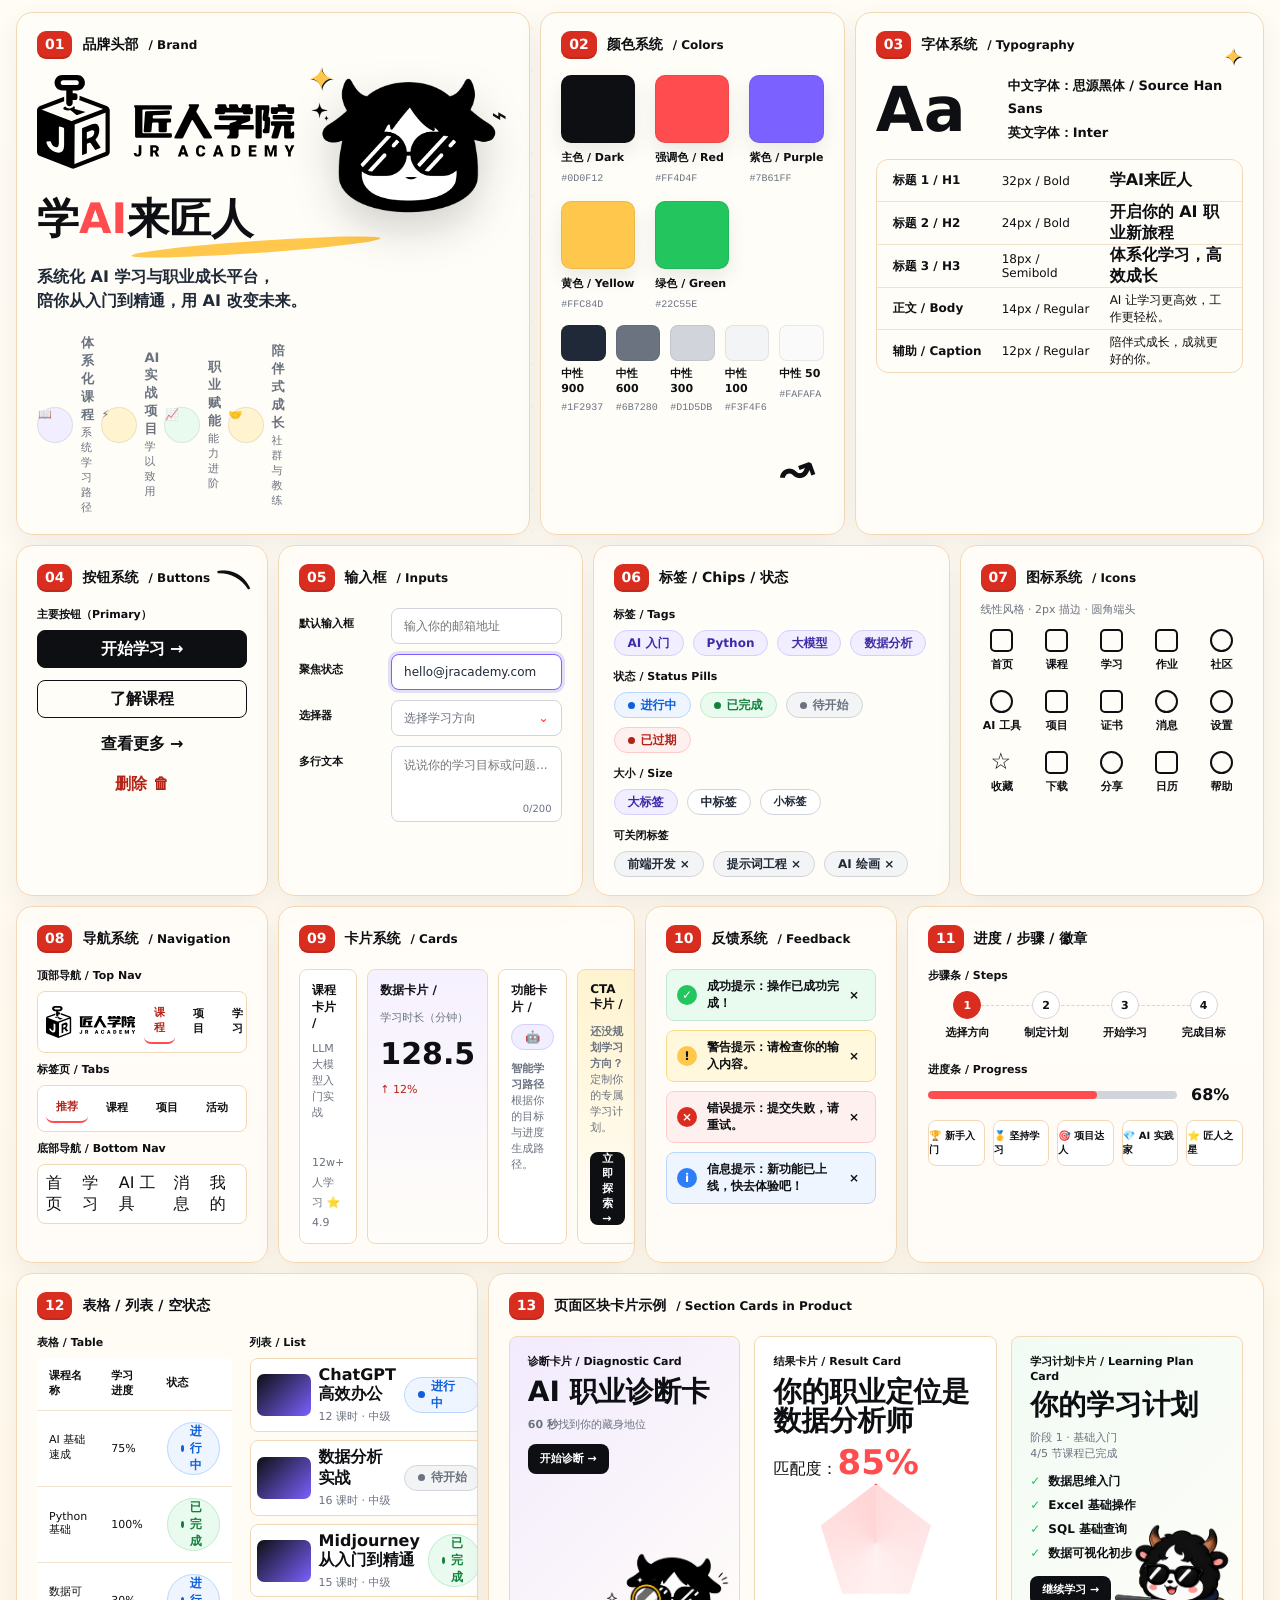
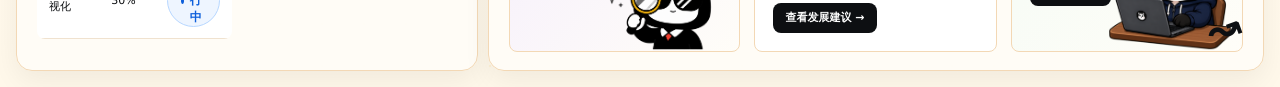
<file: index.v4-board.html>
<!doctype html>
<html lang="zh-CN">
<head>
  <meta charset="utf-8" />
  <meta name="viewport" content="width=device-width, initial-scale=1" />
  <title>JR Academy / 匠人学院 Brand Board</title>
  <meta name="description" content="匠人学院新版品牌设计系统：品牌、颜色、字体、按钮、输入、标签、图标、导航、卡片、反馈、进度、表格与产品区块。" />
  <link rel="stylesheet" href="tokens/tokens.css" />
  <style>
    :root {
      --dark: #0D0F12;
      --red: #FF4D4F;
      --red-aa: #D92D20;
      --red-text: #B42318;
      --purple: #7B61FF;
      --yellow: #FFC84D;
      --green: #22C55E;
      --n900: #1F2937;
      --n600: #6B7280;
      --n300: #D1D5DB;
      --n100: #F3F4F6;
      --n50: #FAFAFA;
      --paper: #FFFCF6;
      --panel: #FFFDF8;
      --line: #F3D8B5;
      --line-strong: #EFC98F;
      --purple-soft: #F1EEFF;
      --yellow-soft: #FFF4CF;
      --green-soft: #E9FBEF;
      --red-soft: #FFF0F0;
      --blue-soft: #EEF5FF;
      --shadow: 0 10px 28px rgba(13, 15, 18, 0.06);
      --radius: 16px;
      --r8: 8px;
    }

    * { box-sizing: border-box; }
    html, body { margin: 0; min-height: 100%; }
    body {
      background:
        radial-gradient(circle at 28px 28px, rgba(255, 200, 77, 0.12) 0 1px, transparent 1px),
        linear-gradient(180deg, var(--paper), #FFF8EA);
      background-size: 42px 42px, auto;
      color: var(--dark);
      font-family: var(--jr-font-sans);
      -webkit-font-smoothing: antialiased;
      text-rendering: geometricPrecision;
    }
    button, input, textarea { font: inherit; }

    .board {
      width: min(1512px, calc(100vw - 32px));
      margin: 0 auto;
      padding: 12px 0 16px;
    }
    .grid {
      display: grid;
      grid-template-columns: repeat(24, minmax(0, 1fr));
      gap: 10px;
    }
    .panel {
      position: relative;
      min-height: 154px;
      overflow: hidden;
      padding: 18px 20px;
      background: rgba(255, 253, 248, 0.92);
      border: 1px solid var(--line);
      border-radius: var(--radius);
      box-shadow: var(--shadow);
    }
    .brand { grid-column: span 10; min-height: 330px; }
    .colors { grid-column: span 6; min-height: 330px; }
    .type { grid-column: span 8; min-height: 330px; }
    .buttons { grid-column: span 5; min-height: 252px; }
    .inputs { grid-column: span 6; min-height: 252px; }
    .chips { grid-column: span 7; min-height: 252px; }
    .icons { grid-column: span 6; min-height: 252px; }
    .nav { grid-column: span 5; min-height: 220px; }
    .cards { grid-column: span 7; min-height: 220px; }
    .feedback { grid-column: span 5; min-height: 220px; }
    .progress { grid-column: span 7; min-height: 220px; }
    .table { grid-column: span 9; min-height: 250px; }
    .product { grid-column: span 15; min-height: 250px; }

    .title {
      display: flex;
      align-items: center;
      gap: 10px;
      margin: 0 0 16px;
      font-size: 14px;
      font-weight: 800;
      line-height: 1;
      white-space: nowrap;
    }
    .num {
      display: inline-flex;
      align-items: center;
      justify-content: center;
      min-width: 34px;
      height: 28px;
      padding: 0 8px;
      border-radius: 9px;
      background: var(--red-aa);
      color: #fff;
      font-weight: 900;
      box-shadow: inset 0 -2px 0 rgba(13, 15, 18, 0.12);
    }
    .title .en { color: var(--dark); font-size: 12px; font-weight: 700; }
    .small { color: var(--n600); font-size: 11px; line-height: 1.45; }
    .label { margin: 0 0 7px; color: var(--dark); font-size: 11px; font-weight: 800; }
    .muted { color: var(--n600); }
    .star { position: absolute; color: var(--yellow); font-size: 32px; line-height: 1; text-shadow: 1px 1px 0 var(--dark); }
    .star.s1 { right: 38%; top: 50px; }
    .star.s2 { right: 20px; top: 32px; font-size: 24px; }
    .doodle { position: absolute; color: var(--dark); font-weight: 900; pointer-events: none; }

    .brand-logo { width: 270px; max-width: 55%; height: auto; }
    .brand-word {
      margin: 24px 0 2px;
      font-size: 42px;
      font-weight: 900;
      letter-spacing: 0;
      line-height: 1.05;
    }
    .brand-word b { color: var(--red); }
    .underline {
      width: 250px;
      height: 12px;
      margin: -2px 0 12px 94px;
      background: var(--yellow);
      border-radius: 50%;
      transform: rotate(-4deg);
    }
    .brand-copy {
      max-width: 430px;
      margin: 0 0 18px;
      color: var(--n900);
      font-size: 16px;
      line-height: 1.55;
      font-weight: 600;
    }
    .brand-pills {
      display: grid;
      grid-template-columns: repeat(4, minmax(0, 1fr));
      gap: 12px;
      max-width: 700px;
      padding-right: 230px;
    }
    .brand-pill {
      display: grid;
      grid-template-columns: 36px 1fr;
      align-items: center;
      gap: 8px;
      min-width: 0;
    }
    .pill-ico {
      width: 36px;
      height: 36px;
      display: grid;
      place-items: center;
      border-radius: 50%;
      font-size: 18px;
      border: 1px solid rgba(13, 15, 18, 0.08);
    }
    .pill-ico.y { background: var(--yellow-soft); }
    .pill-ico.p { background: var(--purple-soft); }
    .pill-ico.g { background: var(--green-soft); }
    .pill-ico.r { background: var(--red-soft); }
    .brand-pill strong { display: block; font-size: 13px; font-weight: 800; }
    .brand-pill span { display: block; margin-top: 2px; color: var(--n600); font-size: 11px; }
    .brand-mascot {
      position: absolute;
      right: 30px;
      top: 60px;
      width: 190px;
      max-height: 240px;
      object-fit: contain;
      filter: contrast(1.12) drop-shadow(0 18px 20px rgba(13, 15, 18, 0.18));
    }

    .color-grid { display: grid; grid-template-columns: repeat(3, 1fr); gap: 16px 20px; }
    .swatch { min-width: 0; }
    .box {
      height: 68px;
      border-radius: 10px;
      margin-bottom: 8px;
      box-shadow: inset 0 0 0 1px rgba(13, 15, 18, 0.08), 0 9px 20px rgba(13, 15, 18, 0.08);
    }
    .box.dark { background: var(--dark); }
    .box.red { background: var(--red); }
    .box.purple { background: var(--purple); }
    .box.yellow { background: var(--yellow); }
    .box.green { background: var(--green); }
    .swatch strong, .neutral strong { display: block; font-size: 11px; }
    .swatch code, .neutral code { color: var(--n600); font-family: var(--jr-font-mono); font-size: 10px; }
    .neutral-row { display: grid; grid-template-columns: repeat(5, 1fr); gap: 10px; margin-top: 14px; }
    .neutral .nbox { height: 36px; border-radius: 8px; margin-bottom: 6px; border: 1px solid rgba(13, 15, 18, 0.08); }

    .type-head { display: grid; grid-template-columns: 112px 1fr; gap: 20px; align-items: center; margin-bottom: 14px; }
    .aa { font-size: 62px; line-height: 0.9; font-weight: 900; }
    .font-line { font-size: 13px; font-weight: 700; line-height: 1.8; }
    .type-table { border: 1px solid var(--line); border-radius: 12px; overflow: hidden; }
    .type-row { display: grid; grid-template-columns: 1fr 96px 1.2fr; gap: 12px; align-items: center; min-height: 42px; padding: 0 16px; border-bottom: 1px solid #F0E2CF; }
    .type-row:last-child { border-bottom: 0; }
    .type-row strong { font-size: 12px; }
    .type-row span { font-size: 12px; }

    .btn-stack { display: grid; gap: 12px; max-width: 210px; }
    .ui-btn {
      height: 38px;
      padding: 0 20px;
      border: 1px solid var(--dark);
      border-radius: var(--r8);
      background: var(--dark);
      color: #fff;
      font-weight: 800;
      cursor: default;
    }
    .ui-btn.outline { background: transparent; color: var(--dark); }
    .ui-btn.text { height: 28px; border-color: transparent; background: transparent; color: var(--dark); }
    .ui-btn.danger { height: 28px; border-color: transparent; background: transparent; color: var(--red-text); }

    .form-grid { display: grid; grid-template-columns: 80px 1fr; gap: 10px 12px; align-items: start; }
    .form-grid label { padding-top: 9px; font-size: 11px; font-weight: 800; }
    .field, .select, textarea {
      width: 100%;
      min-height: 36px;
      border: 1px solid var(--n300);
      border-radius: var(--r8);
      background: #fff;
      padding: 0 12px;
      color: var(--n900);
      font-size: 12px;
    }
    .field.focus { border-color: var(--purple); box-shadow: 0 0 0 3px rgba(123, 97, 255, 0.2); }
    .select { display: flex; align-items: center; justify-content: space-between; color: var(--n600); }
    textarea { min-height: 76px; padding-top: 10px; resize: none; }
    .count { margin-top: -22px; padding-right: 10px; text-align: right; font-size: 10px; color: var(--n600); }

    .chip-section { margin-bottom: 14px; }
    .chips-row { display: flex; flex-wrap: wrap; gap: 9px; }
    .tag {
      display: inline-flex;
      align-items: center;
      min-height: 26px;
      padding: 0 13px;
      border-radius: 999px;
      border: 1px solid #D6CEFF;
      background: var(--purple-soft);
      color: #3F2BA8;
      font-size: 12px;
      font-weight: 800;
    }
    .status { gap: 6px; }
    .status::before { content: ""; width: 7px; height: 7px; border-radius: 50%; background: currentColor; }
    .status.blue { color: #0E5FDB; background: var(--blue-soft); border-color: #B7D7FF; }
    .status.green { color: #15803D; background: var(--green-soft); border-color: #BEEBD0; }
    .status.gray { color: var(--n600); background: var(--n100); border-color: var(--n300); }
    .status.red { color: var(--red-text); background: var(--red-soft); border-color: #FFCACA; }
    .size-chip { background: #fff; color: var(--n900); border-color: var(--n300); }
    .closable { background: var(--n100); color: var(--n900); border-color: var(--n300); }

    .icon-grid { display: grid; grid-template-columns: repeat(5, 1fr); gap: 17px 12px; }
    .icon-item { display: grid; place-items: center; gap: 6px; font-size: 11px; font-weight: 700; }
    .icon {
      width: 23px;
      height: 23px;
      border: 2px solid var(--dark);
      border-radius: 5px;
      position: relative;
    }
    .icon.round { border-radius: 50%; }
    .icon.starclip { border: 0; font-size: 23px; line-height: 1; }
    .icon.starclip::before { content: "☆"; }

    .topnav, .tabs, .bottomnav {
      display: flex;
      align-items: center;
      gap: 8px;
      padding: 8px;
      background: #fff;
      border: 1px solid var(--line);
      border-radius: var(--r8);
      margin-bottom: 10px;
    }
    .topnav img { width: 90px; }
    .nav-item { padding: 6px 10px; border-radius: 7px; font-size: 11px; font-weight: 800; }
    .nav-item.active { color: var(--red-text); border-bottom: 2px solid var(--red); }
    .bottomnav { justify-content: space-around; }
    .bottomnav .active { color: var(--dark); }

    .card-row { display: grid; grid-template-columns: repeat(4, 1fr); gap: 10px; }
    .mini-card {
      min-height: 136px;
      padding: 12px;
      border: 1px solid var(--line);
      border-radius: var(--r8);
      background: #fff;
    }
    .mini-card.purple { background: linear-gradient(180deg, #F6F1FF, #FFFDF8); }
    .mini-card.yellow { background: linear-gradient(180deg, #FFF4CF, #FFFDF8); }
    .mini-title { font-size: 12px; font-weight: 900; margin-bottom: 8px; }
    .big-num { margin: 10px 0 6px; font-size: 30px; font-weight: 900; }
    .cta { display: inline-flex; align-items: center; justify-content: center; min-height: 30px; padding: 0 12px; background: var(--dark); color: #fff; border-radius: var(--r8); font-size: 11px; font-weight: 800; }

    .alerts { display: grid; gap: 9px; }
    .alert {
      min-height: 38px;
      display: grid;
      grid-template-columns: 22px 1fr 16px;
      align-items: center;
      gap: 8px;
      padding: 8px 10px;
      border-radius: var(--r8);
      border: 1px solid;
      font-size: 12px;
      font-weight: 800;
    }
    .alert .mark { width: 20px; height: 20px; border-radius: 50%; display: grid; place-items: center; color: #fff; font-size: 12px; }
    .alert.success { background: var(--green-soft); border-color: #BEEBD0; }
    .alert.warn { background: #FFF8DD; border-color: #F9DA85; }
    .alert.error { background: var(--red-soft); border-color: #FFCACA; }
    .alert.info { background: var(--blue-soft); border-color: #B7D7FF; }
    .success .mark { background: var(--green); }
    .warn .mark { background: var(--yellow); color: var(--dark); }
    .error .mark { background: var(--red-aa); }
    .info .mark { background: #2F7EF7; }

    .steps { position: relative; display: grid; grid-template-columns: repeat(4, 1fr); text-align: center; margin-bottom: 22px; }
    .steps::before { content: ""; position: absolute; left: 12%; right: 12%; top: 14px; border-top: 1px dashed var(--n300); }
    .step { position: relative; z-index: 1; display: grid; place-items: center; gap: 7px; font-size: 11px; font-weight: 700; }
    .bubble { width: 28px; height: 28px; display: grid; place-items: center; border-radius: 50%; border: 1px solid var(--n300); background: #fff; font-weight: 900; }
    .step.active .bubble { background: var(--red-aa); color: #fff; border-color: var(--red-aa); }
    .progress-line { display: grid; grid-template-columns: 1fr 52px; align-items: center; gap: 14px; }
    .track { height: 8px; background: var(--n300); border-radius: 999px; overflow: hidden; }
    .track span { display: block; width: 68%; height: 100%; background: var(--red); border-radius: inherit; }
    .badges { display: grid; grid-template-columns: repeat(5, 1fr); gap: 8px; margin-top: 16px; }
    .badge { min-height: 46px; display: grid; place-items: center; border: 1px solid var(--line); border-radius: var(--r8); background: #fff; font-size: 10px; font-weight: 800; }

    .data-layout { display: grid; grid-template-columns: 1.2fr 1fr 0.95fr; gap: 18px; }
    table { width: 100%; border-collapse: collapse; overflow: hidden; border-radius: var(--r8); background: #fff; font-size: 11px; }
    th, td { padding: 11px 12px; border-bottom: 1px solid #F0E2CF; text-align: left; }
    th { font-weight: 900; }
    .list { display: grid; gap: 8px; }
    .list-item { display: grid; grid-template-columns: 54px 1fr auto; gap: 8px; align-items: center; padding: 6px; border: 1px solid var(--line); border-radius: var(--r8); background: #fff; }
    .thumb { height: 42px; border-radius: 7px; background: linear-gradient(135deg, var(--dark), var(--purple)); }
    .empty-state { display: grid; place-items: center; text-align: center; gap: 8px; }
    .empty-state img { width: 90px; }

    .product-grid { display: grid; grid-template-columns: 1.05fr 1.1fr 1.05fr; gap: 14px; }
    .product-card {
      min-height: 196px;
      padding: 18px;
      border: 1px solid var(--line);
      border-radius: var(--r8);
      background: #fff;
      position: relative;
      overflow: hidden;
    }
    .product-card.purple { background: linear-gradient(135deg, #F2EAFE, #FFFDF8); }
    .product-card.green { background: linear-gradient(135deg, #F1FBF4, #FFFDF8); }
    .product-card h3 { margin: 6px 0 8px; font-size: 28px; line-height: 1.05; }
    .score { color: var(--red); font-size: 34px; font-weight: 900; }
    .radar { width: 120px; height: 120px; margin: 0 auto; background: conic-gradient(from 0deg, rgba(255,77,79,.2), rgba(255,77,79,.08), rgba(255,77,79,.24)); clip-path: polygon(50% 0, 96% 35%, 78% 92%, 22% 92%, 4% 35%); border: 2px solid var(--red); }
    .product-mascot { position: absolute; right: 8px; bottom: 0; width: 126px; }
    .check-list { display: grid; gap: 7px; margin: 10px 0 14px; font-size: 12px; font-weight: 700; }
    .check-list span::before { content: "✓"; color: var(--green); margin-right: 8px; font-weight: 900; }

    @media (max-width: 1100px) {
      .grid { grid-template-columns: repeat(12, minmax(0, 1fr)); }
      .brand, .colors, .type, .buttons, .inputs, .chips, .icons, .nav, .cards, .feedback, .progress, .table, .product { grid-column: 1 / -1; }
      .brand-pills { padding-right: 0; grid-template-columns: repeat(2, minmax(0, 1fr)); }
      .brand-mascot { opacity: 0.16; }
      .product-grid, .data-layout, .card-row { grid-template-columns: 1fr; }
    }
    @media (max-width: 640px) {
      .board { width: min(100vw - 18px, 1512px); padding-top: 8px; }
      .panel { padding: 15px; }
      .brand-word { font-size: 34px; }
      .color-grid { grid-template-columns: repeat(2, 1fr); }
      .neutral-row { grid-template-columns: repeat(3, 1fr); }
      .type-head { grid-template-columns: 1fr; }
      .icon-grid { grid-template-columns: repeat(4, 1fr); }
    }
  </style>
</head>
<body>
  <main class="board">
    <div class="grid">
      <section class="panel brand">
        <header class="title"><span class="num">01</span><span>品牌头部</span><span class="en">/ Brand</span></header>
        <img class="brand-logo" src="assets/logo/logo-zh-full.svg" alt="匠人学院 JR Academy" />
        <div class="brand-word">学<b>AI</b>来匠人</div>
        <div class="underline"></div>
        <p class="brand-copy">系统化 AI 学习与职业成长平台，<br>陪你从入门到精通，用 AI 改变未来。</p>
        <div class="brand-pills">
          <div class="brand-pill"><span class="pill-ico p">📖</span><span><strong>体系化课程</strong><span>系统学习路径</span></span></div>
          <div class="brand-pill"><span class="pill-ico y">⚡</span><span><strong>AI 实战项目</strong><span>学以致用</span></span></div>
          <div class="brand-pill"><span class="pill-ico g">📈</span><span><strong>职业赋能</strong><span>能力进阶</span></span></div>
          <div class="brand-pill"><span class="pill-ico y">🤝</span><span><strong>陪伴式成长</strong><span>社群与教练</span></span></div>
        </div>
        <img class="brand-mascot" src="assets/mascot/heads/01-default.png" alt="牛小匠头像" />
        <span class="star s1">✦</span><span class="doodle" style="right:22px;top:88px;font-size:26px;">⌁</span>
      </section>

      <section class="panel colors">
        <header class="title"><span class="num">02</span><span>颜色系统</span><span class="en">/ Colors</span></header>
        <div class="color-grid">
          <div class="swatch"><div class="box dark"></div><strong>主色 / Dark</strong><code>#0D0F12</code></div>
          <div class="swatch"><div class="box red"></div><strong>强调色 / Red</strong><code>#FF4D4F</code></div>
          <div class="swatch"><div class="box purple"></div><strong>紫色 / Purple</strong><code>#7B61FF</code></div>
          <div class="swatch"><div class="box yellow"></div><strong>黄色 / Yellow</strong><code>#FFC84D</code></div>
          <div class="swatch"><div class="box green"></div><strong>绿色 / Green</strong><code>#22C55E</code></div>
        </div>
        <div class="neutral-row">
          <div class="neutral"><div class="nbox" style="background:#1F2937"></div><strong>中性 900</strong><code>#1F2937</code></div>
          <div class="neutral"><div class="nbox" style="background:#6B7280"></div><strong>中性 600</strong><code>#6B7280</code></div>
          <div class="neutral"><div class="nbox" style="background:#D1D5DB"></div><strong>中性 300</strong><code>#D1D5DB</code></div>
          <div class="neutral"><div class="nbox" style="background:#F3F4F6"></div><strong>中性 100</strong><code>#F3F4F6</code></div>
          <div class="neutral"><div class="nbox" style="background:#FAFAFA"></div><strong>中性 50</strong><code>#FAFAFA</code></div>
        </div>
        <span class="doodle" style="right:30px;bottom:40px;font-size:42px;transform:rotate(-20deg);">↝</span>
      </section>

      <section class="panel type">
        <header class="title"><span class="num">03</span><span>字体系统</span><span class="en">/ Typography</span></header>
        <div class="type-head">
          <div class="aa">Aa</div>
          <div>
            <div class="font-line">中文字体：思源黑体 / Source Han Sans</div>
            <div class="font-line">英文字体：Inter</div>
          </div>
        </div>
        <div class="type-table">
          <div class="type-row"><strong>标题 1 / H1</strong><span>32px / Bold</span><b>学AI来匠人</b></div>
          <div class="type-row"><strong>标题 2 / H2</strong><span>24px / Bold</span><b>开启你的 AI 职业新旅程</b></div>
          <div class="type-row"><strong>标题 3 / H3</strong><span>18px / Semibold</span><b>体系化学习，高效成长</b></div>
          <div class="type-row"><strong>正文 / Body</strong><span>14px / Regular</span><span>AI 让学习更高效，工作更轻松。</span></div>
          <div class="type-row"><strong>辅助 / Caption</strong><span>12px / Regular</span><span>陪伴式成长，成就更好的你。</span></div>
        </div>
        <span class="star s2">✦</span>
      </section>

      <section class="panel buttons">
        <header class="title"><span class="num">04</span><span>按钮系统</span><span class="en">/ Buttons</span></header>
        <p class="label">主要按钮（Primary）</p>
        <div class="btn-stack">
          <button class="ui-btn">开始学习 →</button>
          <button class="ui-btn outline">了解课程</button>
          <button class="ui-btn text">查看更多 →</button>
          <button class="ui-btn danger">删除 🗑</button>
        </div>
        <span class="doodle" style="right:20px;top:20px;font-size:42px;transform:rotate(28deg);">⌒</span>
      </section>

      <section class="panel inputs">
        <header class="title"><span class="num">05</span><span>输入框</span><span class="en">/ Inputs</span></header>
        <div class="form-grid">
          <label>默认输入框</label><input class="field" placeholder="输入你的邮箱地址" />
          <label>聚焦状态</label><input class="field focus" value="hello@jracademy.com" readonly />
          <label>选择器</label><div class="select">选择学习方向 <b style="color:var(--red)">⌄</b></div>
          <label>多行文本</label><div><textarea placeholder="说说你的学习目标或问题..."></textarea><div class="count">0/200</div></div>
        </div>
      </section>

      <section class="panel chips">
        <header class="title"><span class="num">06</span><span>标签 / Chips / 状态</span></header>
        <div class="chip-section"><p class="label">标签 / Tags</p><div class="chips-row"><span class="tag">AI 入门</span><span class="tag">Python</span><span class="tag">大模型</span><span class="tag">数据分析</span></div></div>
        <div class="chip-section"><p class="label">状态 / Status Pills</p><div class="chips-row"><span class="tag status blue">进行中</span><span class="tag status green">已完成</span><span class="tag status gray">待开始</span><span class="tag status red">已过期</span></div></div>
        <div class="chip-section"><p class="label">大小 / Size</p><div class="chips-row"><span class="tag">大标签</span><span class="tag size-chip">中标签</span><span class="tag size-chip" style="min-height:22px;font-size:11px;">小标签</span></div></div>
        <div><p class="label">可关闭标签</p><div class="chips-row"><span class="tag closable">前端开发 ×</span><span class="tag closable">提示词工程 ×</span><span class="tag closable">AI 绘画 ×</span></div></div>
      </section>

      <section class="panel icons">
        <header class="title"><span class="num">07</span><span>图标系统</span><span class="en">/ Icons</span></header>
        <p class="small" style="margin-top:-6px;">线性风格 · 2px 描边 · 圆角端头</p>
        <div class="icon-grid">
          <div class="icon-item"><span class="icon"></span>首页</div><div class="icon-item"><span class="icon"></span>课程</div><div class="icon-item"><span class="icon"></span>学习</div><div class="icon-item"><span class="icon"></span>作业</div><div class="icon-item"><span class="icon round"></span>社区</div>
          <div class="icon-item"><span class="icon round"></span>AI 工具</div><div class="icon-item"><span class="icon"></span>项目</div><div class="icon-item"><span class="icon"></span>证书</div><div class="icon-item"><span class="icon round"></span>消息</div><div class="icon-item"><span class="icon round"></span>设置</div>
          <div class="icon-item"><span class="icon starclip"></span>收藏</div><div class="icon-item"><span class="icon"></span>下载</div><div class="icon-item"><span class="icon round"></span>分享</div><div class="icon-item"><span class="icon"></span>日历</div><div class="icon-item"><span class="icon round"></span>帮助</div>
        </div>
      </section>

      <section class="panel nav">
        <header class="title"><span class="num">08</span><span>导航系统</span><span class="en">/ Navigation</span></header>
        <p class="label">顶部导航 / Top Nav</p>
        <div class="topnav"><img src="assets/logo/logo-zh-full.svg" alt=""><span class="nav-item active">课程</span><span class="nav-item">项目</span><span class="nav-item">学习</span><span class="nav-item">社区</span></div>
        <p class="label">标签页 / Tabs</p>
        <div class="tabs"><span class="nav-item active">推荐</span><span class="nav-item">课程</span><span class="nav-item">项目</span><span class="nav-item">活动</span></div>
        <p class="label">底部导航 / Bottom Nav</p>
        <div class="bottomnav"><span class="active">首页</span><span>学习</span><span>AI 工具</span><span>消息</span><span>我的</span></div>
      </section>

      <section class="panel cards">
        <header class="title"><span class="num">09</span><span>卡片系统</span><span class="en">/ Cards</span></header>
        <div class="card-row">
          <div class="mini-card"><div class="mini-title">课程卡片 /</div><p class="small">LLM 大模型入门实战</p><br><span class="small">12w+ 人学习 ⭐ 4.9</span></div>
          <div class="mini-card purple"><div class="mini-title">数据卡片 /</div><p class="small">学习时长（分钟）</p><div class="big-num">128.5</div><span class="small" style="color:var(--red-text)">↑ 12%</span></div>
          <div class="mini-card"><div class="mini-title">功能卡片 /</div><span class="tag">🤖</span><p class="small"><b>智能学习路径</b><br>根据你的目标与进度生成路径。</p></div>
          <div class="mini-card yellow"><div class="mini-title">CTA 卡片 /</div><p class="small"><b>还没规划学习方向？</b><br>定制你的专属学习计划。</p><span class="cta">立即探索 →</span></div>
        </div>
      </section>

      <section class="panel feedback">
        <header class="title"><span class="num">10</span><span>反馈系统</span><span class="en">/ Feedback</span></header>
        <div class="alerts">
          <div class="alert success"><span class="mark">✓</span><span>成功提示：操作已成功完成！</span><b>×</b></div>
          <div class="alert warn"><span class="mark">!</span><span>警告提示：请检查你的输入内容。</span><b>×</b></div>
          <div class="alert error"><span class="mark">×</span><span>错误提示：提交失败，请重试。</span><b>×</b></div>
          <div class="alert info"><span class="mark">i</span><span>信息提示：新功能已上线，快去体验吧！</span><b>×</b></div>
        </div>
      </section>

      <section class="panel progress">
        <header class="title"><span class="num">11</span><span>进度 / 步骤 / 徽章</span></header>
        <p class="label">步骤条 / Steps</p>
        <div class="steps"><div class="step active"><span class="bubble">1</span>选择方向</div><div class="step"><span class="bubble">2</span>制定计划</div><div class="step"><span class="bubble">3</span>开始学习</div><div class="step"><span class="bubble">4</span>完成目标</div></div>
        <p class="label">进度条 / Progress</p>
        <div class="progress-line"><div class="track"><span></span></div><b>68%</b></div>
        <div class="badges"><div class="badge">🏆 新手入门</div><div class="badge">🥇 坚持学习</div><div class="badge">🎯 项目达人</div><div class="badge">💎 AI 实践家</div><div class="badge">⭐ 匠人之星</div></div>
      </section>

      <section class="panel table">
        <header class="title"><span class="num">12</span><span>表格 / 列表 / 空状态</span></header>
        <div class="data-layout">
          <div><p class="label">表格 / Table</p><table><tr><th>课程名称</th><th>学习进度</th><th>状态</th></tr><tr><td>AI 基础速成</td><td>75%</td><td><span class="tag status blue">进行中</span></td></tr><tr><td>Python 基础</td><td>100%</td><td><span class="tag status green">已完成</span></td></tr><tr><td>数据可视化</td><td>30%</td><td><span class="tag status blue">进行中</span></td></tr></table></div>
          <div><p class="label">列表 / List</p><div class="list"><div class="list-item"><span class="thumb"></span><span><b>ChatGPT 高效办公</b><br><span class="small">12 课时 · 中级</span></span><span class="tag status blue">进行中</span></div><div class="list-item"><span class="thumb"></span><span><b>数据分析实战</b><br><span class="small">16 课时 · 中级</span></span><span class="tag status gray">待开始</span></div><div class="list-item"><span class="thumb"></span><span><b>Midjourney 从入门到精通</b><br><span class="small">15 课时 · 中级</span></span><span class="tag status green">已完成</span></div></div></div>
          <div class="empty-state"><p class="label">空状态 / Empty State</p><img src="assets/mascot/heads/01-default.png" alt=""><span class="small">这里还没有内容哦～</span><span class="cta">去探索课程</span></div>
        </div>
      </section>

      <section class="panel product">
        <header class="title"><span class="num">13</span><span>页面区块卡片示例</span><span class="en">/ Section Cards in Product</span></header>
        <div class="product-grid">
          <div class="product-card purple"><p class="label">诊断卡片 / Diagnostic Card</p><h3>AI 职业诊断卡</h3><p class="small"><b>60 秒</b>找到你的藏身地位</p><span class="cta">开始诊断 →</span><img class="product-mascot" src="assets/mascot/heads/03-magnifying.png" alt=""></div>
          <div class="product-card"><p class="label">结果卡片 / Result Card</p><h3>你的职业定位是<br>数据分析师</h3><div>匹配度：<span class="score">85%</span></div><div class="radar"></div><span class="cta">查看发展建议 →</span></div>
          <div class="product-card green"><p class="label">学习计划卡片 / Learning Plan Card</p><h3>你的学习计划</h3><p class="small">阶段 1 · 基础入门<br>4/5 节课程已完成</p><div class="check-list"><span>数据思维入门</span><span>Excel 基础操作</span><span>SQL 基础查询</span><span>数据可视化初步</span></div><span class="cta">继续学习 →</span><img class="product-mascot" src="assets/mascot/working/working-01-laptop-desk.png" alt=""></div>
        </div>
        <span class="doodle" style="right:22px;bottom:18px;font-size:40px;transform:rotate(-20deg);">↝</span>
      </section>
    </div>
  </main>
</body>
</html>
</file>
<file: tokens/tokens.css>
/* =====================================================
   JR Academy / 匠人学院 — Design Tokens (Master Brand · v4)
   Tagline: 学 AI 来匠人 / STUDY AI AT JR ACADEMY
   Sub: 一起成为 AI 时代的匠人
   Mascot: 牛小匠 · 红 JR 连帽衫 + 墨镜
   Grid: 4pt · 中文 思源黑体 · 英文 Inter
   Source of truth: tokens.json + assets/spec-sheet-v4.png
   ===================================================== */

:root {
  /* —— Brand · Primary （主黑 v4：更深 #0D0F12）—— */
  --jr-black:    #0D0F12;  /* 主色 Dark — 主 CTA / Logo / 主标识 */

  /* —— Brand · Accent (4 档 · v4 去掉了 Blue)—— */
  --jr-red:      #FF4D4F;  /* 强调色 Red — Danger / 强调 */
  --jr-purple:   #7B61FF;  /* 紫色 Purple — AI / 学习进度 */
  --jr-yellow:   #FFC84D;  /* 黄色 Yellow — 警告 / 成就 */
  --jr-green:    #22C55E;  /* 绿色 Green — Success / 完成 */

  /* —— Legacy alias（让旧代码不炸）—— */
  --jr-coral:    var(--jr-red);
  --jr-coral-deep: #E63946;
  --jr-ink:      var(--jr-black);
  --jr-mint:     var(--jr-green);
  --jr-blue:     var(--jr-purple);   /* 蓝色 v4 去掉，旧代码 fallback 到紫 */

  /* —— Neutral (v4 · 5 档命名)—— */
  --jr-neutral-900: #1F2937;  /* 中性 900 — 主文字 */
  --jr-neutral-600: #6B7280;  /* 中性 600 — 次正文 */
  --jr-neutral-300: #D1D5DB;  /* 中性 300 — 边框 */
  --jr-neutral-100: #F3F4F6;  /* 中性 100 — 浅灰 bg */
  --jr-neutral-50:  #FAFAFA;  /* 中性 50  — 页面 bg */

  /* —— Legacy alias（保留旧 var name） —— */
  --jr-ink-1:    var(--jr-neutral-900);
  --jr-ink-2:    var(--jr-neutral-600);
  --jr-slate:    var(--jr-neutral-600);
  --jr-mist:     var(--jr-neutral-300);
  --jr-fog:      var(--jr-neutral-300);
  --jr-canvas:   var(--jr-neutral-50);
  --jr-canvas-2: var(--jr-neutral-100);
  --jr-white:    #FFFFFF;

  /* —— Wash （浅色背景，chip / alert）—— */
  --jr-wash-red:    #FEE2E2;
  --jr-wash-purple: #E0E7FF;
  --jr-wash-yellow: #FEF3C7;
  --jr-wash-green:  #D1FAE5;
  --jr-wash-blue:   #DBEAFE;
  --jr-wash-gray:   #F3F4F6;
  --jr-wash-coral:  var(--jr-wash-red);  /* legacy alias */
  --jr-wash-mint:   var(--jr-wash-green); /* legacy alias */

  /* —— Semantic —— */
  --jr-success: var(--jr-green);
  --jr-warning: var(--jr-yellow);
  --jr-danger:  var(--jr-red);
  --jr-info:    var(--jr-blue);

  /* —— Radius (9 档) —— */
  --jr-radius-0:    0;
  --jr-radius-xs:   4px;
  --jr-radius-sm:   8px;     /* Button 默认 */
  --jr-radius-md:   12px;    /* 大按钮 / 大输入框 */
  --jr-radius-lg:   16px;    /* Card 默认 */
  --jr-radius-xl:   20px;
  --jr-radius-2xl:  24px;    /* Hero / Modal */
  --jr-radius-3xl:  32px;
  --jr-radius-4xl:  40px;
  --jr-radius-full: 9999px;

  /* —— Spacing (4pt · 13 档) —— */
  --jr-space-1:  4px;
  --jr-space-2:  8px;
  --jr-space-3:  12px;
  --jr-space-4:  16px;
  --jr-space-6:  24px;
  --jr-space-8:  32px;
  --jr-space-10: 40px;
  --jr-space-12: 48px;
  --jr-space-14: 56px;
  --jr-space-16: 64px;
  --jr-space-20: 80px;
  --jr-space-24: 96px;
  --jr-space-32: 128px;

  /* —— Layout 容器宽度 —— */
  --jr-w-mobile:  375px;
  --jr-w-tablet:  768px;
  --jr-w-desktop: 1200px;
  --jr-w-wide:    1440px;

  /* —— Shadow —— */
  --jr-shadow-sm:     0 1px 2px rgba(17,17,17,0.04);
  --jr-shadow-md:     0 4px 12px rgba(17,17,17,0.08);
  --jr-shadow-lg:     0 12px 28px rgba(17,17,17,0.12);
  --jr-glow-black:    0 8px 20px rgba(17,17,17,0.32);
  --jr-glow-red:      0 8px 20px rgba(239,68,68,0.28);
  --jr-glow-purple:   0 8px 20px rgba(99,102,241,0.30);

  /* —— Typography（v4：思源黑体 + Inter）—— */
  --jr-font-sans: 'Inter', 'Source Han Sans SC', '思源黑体',
                  'PingFang SC', 'Microsoft YaHei',
                  system-ui, -apple-system, sans-serif;
  --jr-font-mono: 'JetBrains Mono', 'SF Mono', Menlo, Consolas, monospace;

  --jr-fs-h1:      32px;   /* 标题 1 — H1 32px Bold（v4：36→32） */
  --jr-fs-h2:      24px;   /* 标题 2 — H2 24px Bold */
  --jr-fs-h3:      18px;   /* 标题 3 — H3 18px Semibold（v4：20→18） */
  --jr-fs-body-1:  14px;   /* 正文 — v4 默认（16→14） */
  --jr-fs-body-2:  14px;   /* alias */
  --jr-fs-caption: 12px;   /* 辅助 */
  --jr-fs-btn-lg:  16px;
  --jr-fs-btn-md:  14px;
  --jr-fs-btn-text:14px;

  --jr-fw-regular:  400;
  --jr-fw-medium:   500;
  --jr-fw-semibold: 600;
  --jr-fw-bold:     700;

  --jr-lh-heading: 1.3;
  --jr-lh-body:    1.6;

  /* —— Motion —— */
  --jr-dur-fast: 120ms;
  --jr-dur-base: 200ms;
  --jr-dur-slow: 320ms;
  --jr-ease-standard: cubic-bezier(0.2, 0.8, 0.2, 1);
  --jr-ease-spring:   cubic-bezier(0.34, 1.56, 0.64, 1);
}

/* —— Type presets —— */
.jr-h1    { font: var(--jr-fw-bold)     var(--jr-fs-h1)/var(--jr-lh-heading) var(--jr-font-sans); color: var(--jr-ink); }
.jr-h2    { font: var(--jr-fw-bold)     var(--jr-fs-h2)/var(--jr-lh-heading) var(--jr-font-sans); color: var(--jr-ink); }
.jr-h3    { font: var(--jr-fw-semibold) var(--jr-fs-h3)/var(--jr-lh-heading) var(--jr-font-sans); color: var(--jr-ink); }
.jr-body-1{ font: var(--jr-fw-regular)  var(--jr-fs-body-1)/var(--jr-lh-body) var(--jr-font-sans); color: var(--jr-ink-2); }
.jr-body-2{ font: var(--jr-fw-regular)  var(--jr-fs-body-2)/var(--jr-lh-body) var(--jr-font-sans); color: var(--jr-slate); }
.jr-caption{font: var(--jr-fw-medium)   var(--jr-fs-caption)/var(--jr-lh-body) var(--jr-font-sans); color: var(--jr-slate); }
</file>
